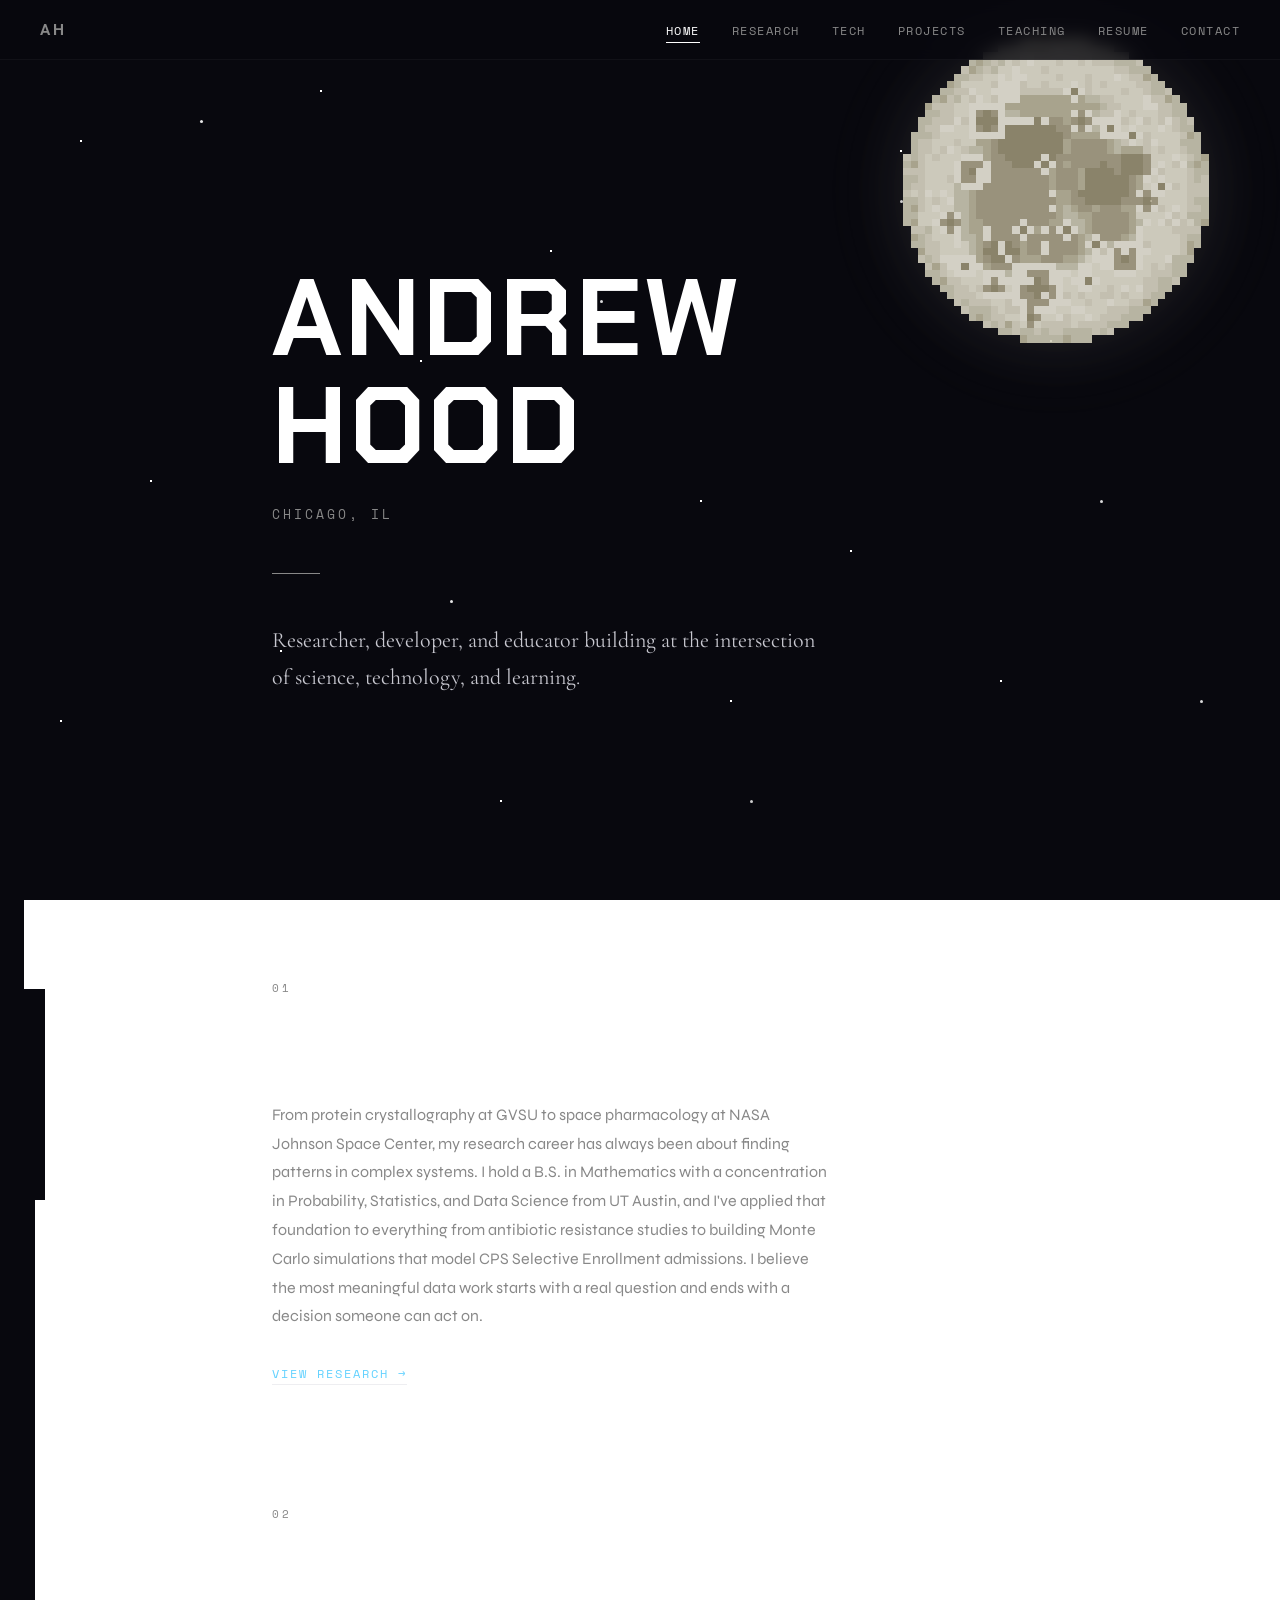
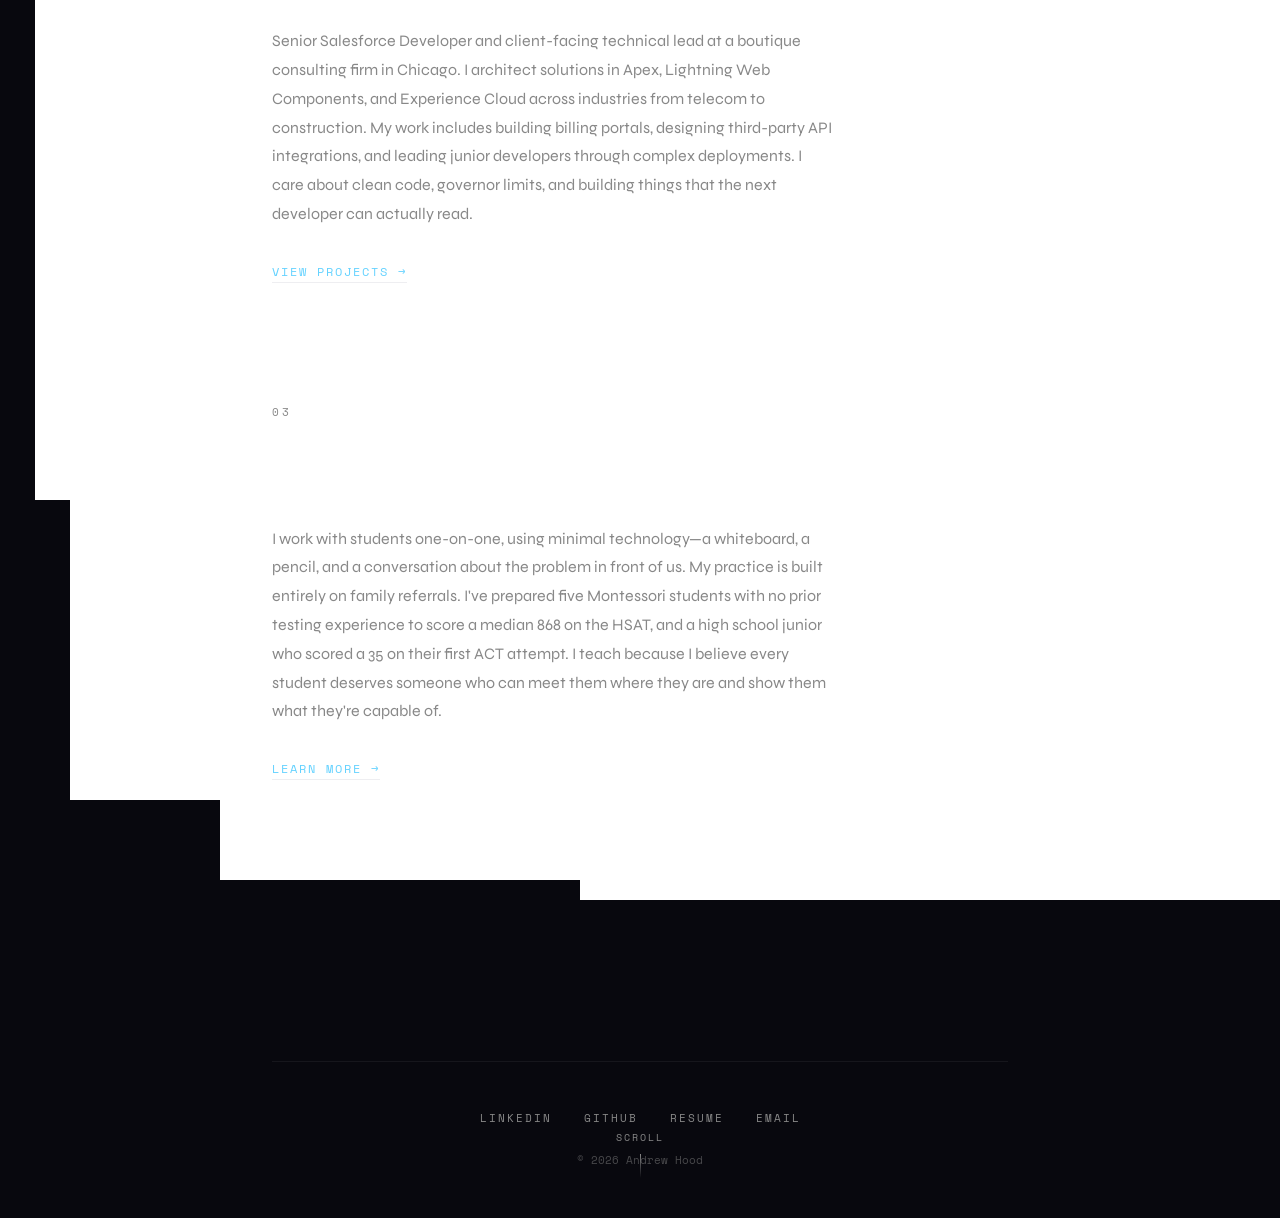
<file: index.html>
<!DOCTYPE html>
<html lang="en">
<head>
<meta charset="UTF-8">
<meta name="viewport" content="width=device-width, initial-scale=1.0">
<title>Andrew Hood</title>
<link rel="preconnect" href="https://fonts.googleapis.com">
<link href="https://fonts.googleapis.com/css2?family=Chakra+Petch:wght@600;700&family=Cormorant+Garamond:ital,wght@0,400;0,600;0,700;1,400&family=Syne:wght@400;600&family=Space+Mono&display=swap" rel="stylesheet">
<link rel="stylesheet" href="/css/global.css">
<link rel="stylesheet" href="/css/home.css">
</head>
<body>

<div class="stars"></div>
<div class="stars-medium"></div>
<div class="stars-large"></div>

<div class="shooting-star"></div>
<div class="shooting-star"></div>
<div class="shooting-star"></div>

<div class="moon-container" id="moon">
  <svg id="moonSvg" xmlns="http://www.w3.org/2000/svg" shape-rendering="crispEdges"></svg>
</div>

<nav class="navbar">
  <a href="/" class="nav-logo">AH</a>
  <ul class="nav-links">
    <li><a href="/" class="active">Home</a></li>
    <li><a href="/research/">Research</a></li>
    <li><a href="/tech/">Tech</a></li>
    <li><a href="/projects/">Projects</a></li>
    <li><a href="/teaching/">Teaching</a></li>
    <li><a href="/resume/">Resume</a></li>
    <li><a href="/contact/">Contact</a></li>
  </ul>
  <button class="hamburger" id="hamburger" aria-label="Menu">
    <span></span><span></span><span></span>
  </button>
</nav>

<div class="mobile-menu" id="mobileMenu">
  <a href="/" class="active">Home</a>
  <a href="/research/">Research</a>
  <a href="/tech/">Tech</a>
  <a href="/projects/">Projects</a>
  <a href="/teaching/">Teaching</a>
  <a href="/resume/">Resume</a>
  <a href="/contact/">Contact</a>
</div>

<main class="content">

  <section class="hero">
    <h1 class="hero-name">Andrew<br>Hood</h1>
    <p class="hero-tagline">Chicago, IL</p>
    <div class="hero-divider"></div>
    <p class="hero-intro">
      Researcher, developer, and educator building at the intersection of science, technology, and learning.
    </p>
    <div class="scroll-indicator">
      <span>Scroll</span>
      <div class="arrow"></div>
    </div>
  </section>

  <section class="roles">

    <div class="role">
      <p class="role-label">01</p>
      <h2 class="role-title">Data Scientist</h2>
      <p class="role-description">
        From protein crystallography at GVSU to space pharmacology at NASA Johnson Space Center,
        my research career has always been about finding patterns in complex systems. I hold a
        B.S. in Mathematics with a concentration in Probability, Statistics, and Data Science
        from UT Austin, and I've applied that foundation to everything from antibiotic resistance
        studies to building Monte Carlo simulations that model CPS Selective Enrollment admissions.
        I believe the most meaningful data work starts with a real question and ends with a
        decision someone can act on.
      </p>
      <a href="/research/" class="role-link">View Research &rarr;</a>
    </div>

    <div class="role">
      <p class="role-label">02</p>
      <h2 class="role-title">Salesforce Developer</h2>
      <p class="role-description">
        Senior Salesforce Developer and client-facing technical lead at a boutique consulting
        firm in Chicago. I architect solutions in Apex, Lightning Web Components, and Experience
        Cloud across industries from telecom to construction. My work includes building billing
        portals, designing third-party API integrations, and leading junior developers through
        complex deployments. I care about clean code, governor limits, and building things that
        the next developer can actually read.
      </p>
      <a href="/tech/" class="role-link">View Projects &rarr;</a>
    </div>

    <div class="role">
      <p class="role-label">03</p>
      <h2 class="role-title">Math Educator</h2>
      <p class="role-description">
        I work with students one-on-one, using minimal technology&mdash;a whiteboard, a pencil, and
        a conversation about the problem in front of us. My practice is built entirely on family
        referrals. I've prepared five Montessori students with no prior testing experience to score
        a median 868 on the HSAT, and a high school junior who scored a 35 on their first ACT
        attempt. I teach because I believe every student deserves someone who can meet them
        where they are and show them what they're capable of.
      </p>
      <a href="/teaching/" class="role-link">Learn More &rarr;</a>
    </div>

  </section>

  <footer class="footer">
    <div class="footer-links">
      <a href="https://linkedin.com/in/adhood" target="_blank" rel="noopener">LinkedIn</a>
      <a href="https://github.com/andrewdhood" target="_blank" rel="noopener">GitHub</a>
      <a href="/resume/">Resume</a>
      <a href="mailto:andrewdavidhood@gmail.com">Email</a>
    </div>
    <p class="footer-copy">&copy; 2026 Andrew Hood</p>
  </footer>

</main>

<!-- Procedural Pixel Art Moon -->
<script>
(function generateMoon() {
  var SIZE = 44;
  var svg = document.getElementById('moonSvg');
  svg.setAttribute('viewBox', '0 0 ' + SIZE + ' ' + SIZE);

  var center = SIZE / 2;
  var radius = SIZE / 2 - 1;

  var palette = [
    'transparent',
    '#faf6ea', '#f0ece0', '#e8e4d4', '#ddd9c8',
    '#d0ccb8', '#bfb9a0', '#ada68c', '#9c9578', '#8a8468',
  ];

  var seed = 42;
  function rand() {
    seed = (seed * 16807) % 2147483647;
    return (seed - 1) / 2147483646;
  }

  var grid = [];
  for (var y = 0; y < SIZE; y++) {
    grid[y] = [];
    for (var x = 0; x < SIZE; x++) {
      var dx = x - center + 0.5;
      var dy = y - center + 0.5;
      var dist = Math.sqrt(dx * dx + dy * dy);
      if (dist <= radius) {
        var noise = rand();
        grid[y][x] = noise < 0.12 ? 2 : noise < 0.28 ? 4 : 3;
      } else {
        grid[y][x] = 0;
      }
    }
  }

  var maria = [
    { cx: center - 6,  cy: center + 1,  rx: 7,  ry: 9,  depth: 6 },
    { cx: center - 4,  cy: center - 7,  rx: 6,  ry: 5,  depth: 7 },
    { cx: center + 4,  cy: center - 5,  rx: 4,  ry: 3.5, depth: 6 },
    { cx: center + 6,  cy: center - 1,  rx: 5,  ry: 4,  depth: 7 },
    { cx: center + 10, cy: center - 4,  rx: 2.5, ry: 2,  depth: 7 },
    { cx: center + 7,  cy: center + 4,  rx: 3.5, ry: 3,  depth: 6 },
    { cx: center - 1,  cy: center + 7,  rx: 5,  ry: 3,  depth: 6 },
    { cx: center - 8,  cy: center + 8,  rx: 3,  ry: 2.5, depth: 7 },
    { cx: center + 1,  cy: center - 2,  rx: 2.5, ry: 2,  depth: 6 },
    { cx: center - 1,  cy: center - 12, rx: 8,  ry: 2,  depth: 5 },
  ];

  for (var mi = 0; mi < maria.length; mi++) {
    var m = maria[mi];
    for (var y = 0; y < SIZE; y++) {
      for (var x = 0; x < SIZE; x++) {
        if (grid[y][x] === 0) continue;
        var ddx = (x - m.cx) / m.rx;
        var ddy = (y - m.cy) / m.ry;
        var d = ddx * ddx + ddy * ddy;
        if (d < 0.6) grid[y][x] = Math.min(9, m.depth + 1);
        else if (d < 1.0) grid[y][x] = m.depth;
        else if (d < 1.4 && m.depth - 1 > grid[y][x]) grid[y][x] = m.depth - 1;
      }
    }
  }

  var craters = [
    { cx: center - 10, cy: center - 10, r: 2.2 },
    { cx: center - 3,  cy: center + 13, r: 2.8 },
    { cx: center + 12, cy: center + 1,  r: 1.5 },
    { cx: center - 12, cy: center - 3,  r: 1.8 },
    { cx: center + 3,  cy: center - 10, r: 1.5 },
    { cx: center - 7,  cy: center - 14, r: 1.2 },
    { cx: center + 9,  cy: center + 9,  r: 1.8 },
    { cx: center - 15, cy: center + 4,  r: 1.3 },
    { cx: center + 1,  cy: center + 5,  r: 1.0 },
    { cx: center - 5,  cy: center + 5,  r: 1.0 },
    { cx: center + 7,  cy: center - 9,  r: 1.2 },
    { cx: center - 2,  cy: center - 4,  r: 0.8 },
    { cx: center + 14, cy: center - 1,  r: 1.0 },
    { cx: center - 9,  cy: center + 13, r: 1.4 },
    { cx: center + 4,  cy: center + 12, r: 1.0 },
    { cx: center + 2,  cy: center - 14, r: 1.0 },
    { cx: center - 4,  cy: center + 17, r: 1.5 },
    { cx: center + 10, cy: center - 8,  r: 1.0 },
    { cx: center - 13, cy: center + 10, r: 1.2 },
    { cx: center + 5,  cy: center + 7,  r: 0.9 },
  ];

  for (var ci = 0; ci < craters.length; ci++) {
    var c = craters[ci];
    for (var y = 0; y < SIZE; y++) {
      for (var x = 0; x < SIZE; x++) {
        if (grid[y][x] === 0) continue;
        var cdx = x - c.cx;
        var cdy = y - c.cy;
        var cd = Math.sqrt(cdx * cdx + cdy * cdy);
        if (cd < c.r * 0.5) grid[y][x] = 8;
        else if (cd < c.r * 0.8) grid[y][x] = Math.max(grid[y][x], 7);
        else if (cd < c.r * 1.3 && grid[y][x] > 2) grid[y][x] = 2;
      }
    }
  }

  var rays = [
    { cx: center - 3, cy: center + 13, count: 8, len: 14 },
    { cx: center - 10, cy: center - 10, count: 5, len: 9 },
  ];

  for (var ri = 0; ri < rays.length; ri++) {
    var ray = rays[ri];
    for (var i = 0; i < ray.count; i++) {
      var angle = (Math.PI * 2 / ray.count) * i + rand() * 0.6;
      for (var t = 2; t < ray.len; t++) {
        var rx = Math.round(ray.cx + Math.cos(angle) * t);
        var ry = Math.round(ray.cy + Math.sin(angle) * t);
        if (rx >= 0 && rx < SIZE && ry >= 0 && ry < SIZE && grid[ry][rx] !== 0) {
          if (grid[ry][rx] > 2 && rand() > 0.35) grid[ry][rx] = 2;
        }
      }
    }
  }

  for (var y = 0; y < SIZE; y++) {
    for (var x = 0; x < SIZE; x++) {
      if (grid[y][x] === 0) continue;
      var ldx = x - center + 0.5;
      var ldy = y - center + 0.5;
      var limb = Math.sqrt(ldx * ldx + ldy * ldy) / radius;
      if (limb > 0.87 && grid[y][x] < 5) grid[y][x] = Math.min(9, grid[y][x] + 1);
      if (limb > 0.93 && grid[y][x] < 7) grid[y][x] = Math.min(9, grid[y][x] + 1);
    }
  }

  var fragment = document.createDocumentFragment();
  for (var y = 0; y < SIZE; y++) {
    for (var x = 0; x < SIZE; x++) {
      if (grid[y][x] === 0) continue;
      var rect = document.createElementNS('http://www.w3.org/2000/svg', 'rect');
      rect.setAttribute('x', x);
      rect.setAttribute('y', y);
      rect.setAttribute('width', 1);
      rect.setAttribute('height', 1);
      rect.setAttribute('fill', palette[grid[y][x]]);
      fragment.appendChild(rect);
    }
  }
  svg.appendChild(fragment);
})();
</script>

<!-- Parallax Moon -->
<script>
(function() {
  var moonEl = document.getElementById('moon');
  var ticking = false;
  window.addEventListener('scroll', function() {
    if (!ticking) {
      window.requestAnimationFrame(function() {
        moonEl.style.transform = 'translateY(' + (window.scrollY * 0.3) + 'px)';
        ticking = false;
      });
      ticking = true;
    }
  });
})();
</script>

<!-- Scroll Reveal -->
<script>
(function() {
  var observer = new IntersectionObserver(function(entries) {
    entries.forEach(function(entry) {
      if (entry.isIntersecting) {
        entry.target.style.animationPlayState = 'running';
      }
    });
  }, { threshold: 0.15, rootMargin: '0px 0px -50px 0px' });

  var roles = document.querySelectorAll('.role');
  for (var i = 0; i < roles.length; i++) {
    observer.observe(roles[i]);
  }
})();
</script>

<script src="/js/global.js"></script>

</body>
</html>
</file>
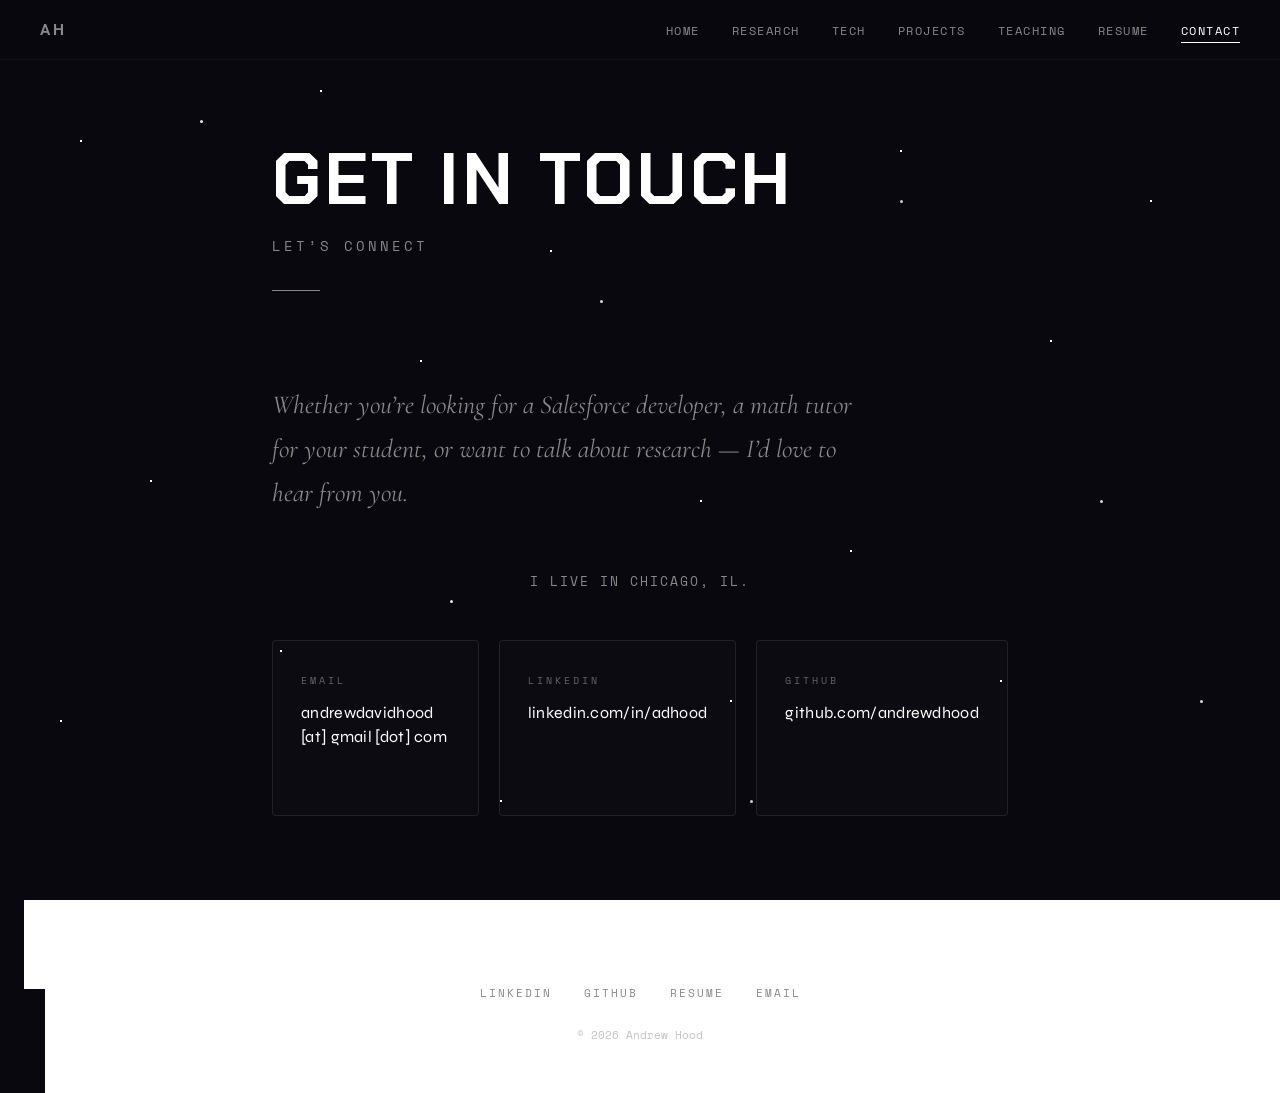
<file: contact/index.html>
<!DOCTYPE html>
<html lang="en">
<head>
<meta charset="UTF-8">
<meta name="viewport" content="width=device-width, initial-scale=1.0">
<title>Contact — Andrew Hood</title>
<link rel="preconnect" href="https://fonts.googleapis.com">
<link href="https://fonts.googleapis.com/css2?family=Chakra+Petch:wght@600;700&family=Cormorant+Garamond:ital,wght@0,400;0,600;0,700;1,400&family=Syne:wght@400;600&family=Space+Mono&display=swap" rel="stylesheet">
<link rel="stylesheet" href="/css/global.css">
<link rel="stylesheet" href="/contact/contact.css">
</head>
<body>

<div class="stars"></div>
<div class="stars-medium"></div>
<div class="stars-large"></div>
<div class="shooting-star"></div>
<div class="shooting-star"></div>
<div class="shooting-star"></div>

<nav class="navbar">
  <a href="/" class="nav-logo">AH</a>
  <ul class="nav-links">
    <li><a href="/">Home</a></li>
    <li><a href="/research/">Research</a></li>
    <li><a href="/tech/">Tech</a></li>
    <li><a href="/projects/">Projects</a></li>
    <li><a href="/teaching/">Teaching</a></li>
    <li><a href="/resume/">Resume</a></li>
    <li><a href="/contact/" class="active">Contact</a></li>
  </ul>
  <button class="hamburger" id="hamburger" aria-label="Menu">
    <span></span><span></span><span></span>
  </button>
</nav>

<div class="mobile-menu" id="mobileMenu">
  <a href="/">Home</a>
  <a href="/research/">Research</a>
  <a href="/tech/">Tech</a>
  <a href="/projects/">Projects</a>
  <a href="/teaching/">Teaching</a>
  <a href="/resume/">Resume</a>
  <a href="/contact/" class="active">Contact</a>
</div>

<main class="content">

  <header class="page-header">
    <h1 class="page-title">Get in Touch</h1>
    <p class="page-subtitle">Let&rsquo;s connect</p>
    <div class="page-divider"></div>
  </header>

  <section class="contact-section">

    <p class="contact-message">Whether you&rsquo;re looking for a Salesforce developer, a math tutor for your student, or want to talk about research &mdash; I&rsquo;d love to hear from you.</p>

    <p class="contact-location">I live in Chicago, IL.</p>

    <div class="contact-grid">

      <a href="mailto:andrewdavidhood@gmail.com" class="contact-card" style="animation-delay: 0.1s;">
        <span class="contact-label">Email</span>
        <span class="contact-value">andrewdavidhood [at] gmail [dot] com</span>
        <span class="contact-arrow">&rarr;</span>
      </a>

      <a href="https://linkedin.com/in/adhood" target="_blank" rel="noopener" class="contact-card" style="animation-delay: 0.2s;">
        <span class="contact-label">LinkedIn</span>
        <span class="contact-value">linkedin.com/in/adhood</span>
        <span class="contact-arrow">&rarr;</span>
      </a>

      <a href="https://github.com/andrewdhood" target="_blank" rel="noopener" class="contact-card" style="animation-delay: 0.3s;">
        <span class="contact-label">GitHub</span>
        <span class="contact-value">github.com/andrewdhood</span>
        <span class="contact-arrow">&rarr;</span>
      </a>

    </div>

  </section>

  <footer class="footer">
    <div class="footer-links">
      <a href="https://linkedin.com/in/adhood" target="_blank" rel="noopener">LinkedIn</a>
      <a href="https://github.com/andrewdhood" target="_blank" rel="noopener">GitHub</a>
      <a href="/resume/">Resume</a>
      <a href="mailto:andrewdavidhood@gmail.com">Email</a>
    </div>
    <p class="footer-copy">&copy; 2026 Andrew Hood</p>
  </footer>

</main>

<script src="/js/global.js"></script>
</body>
</html>
</file>
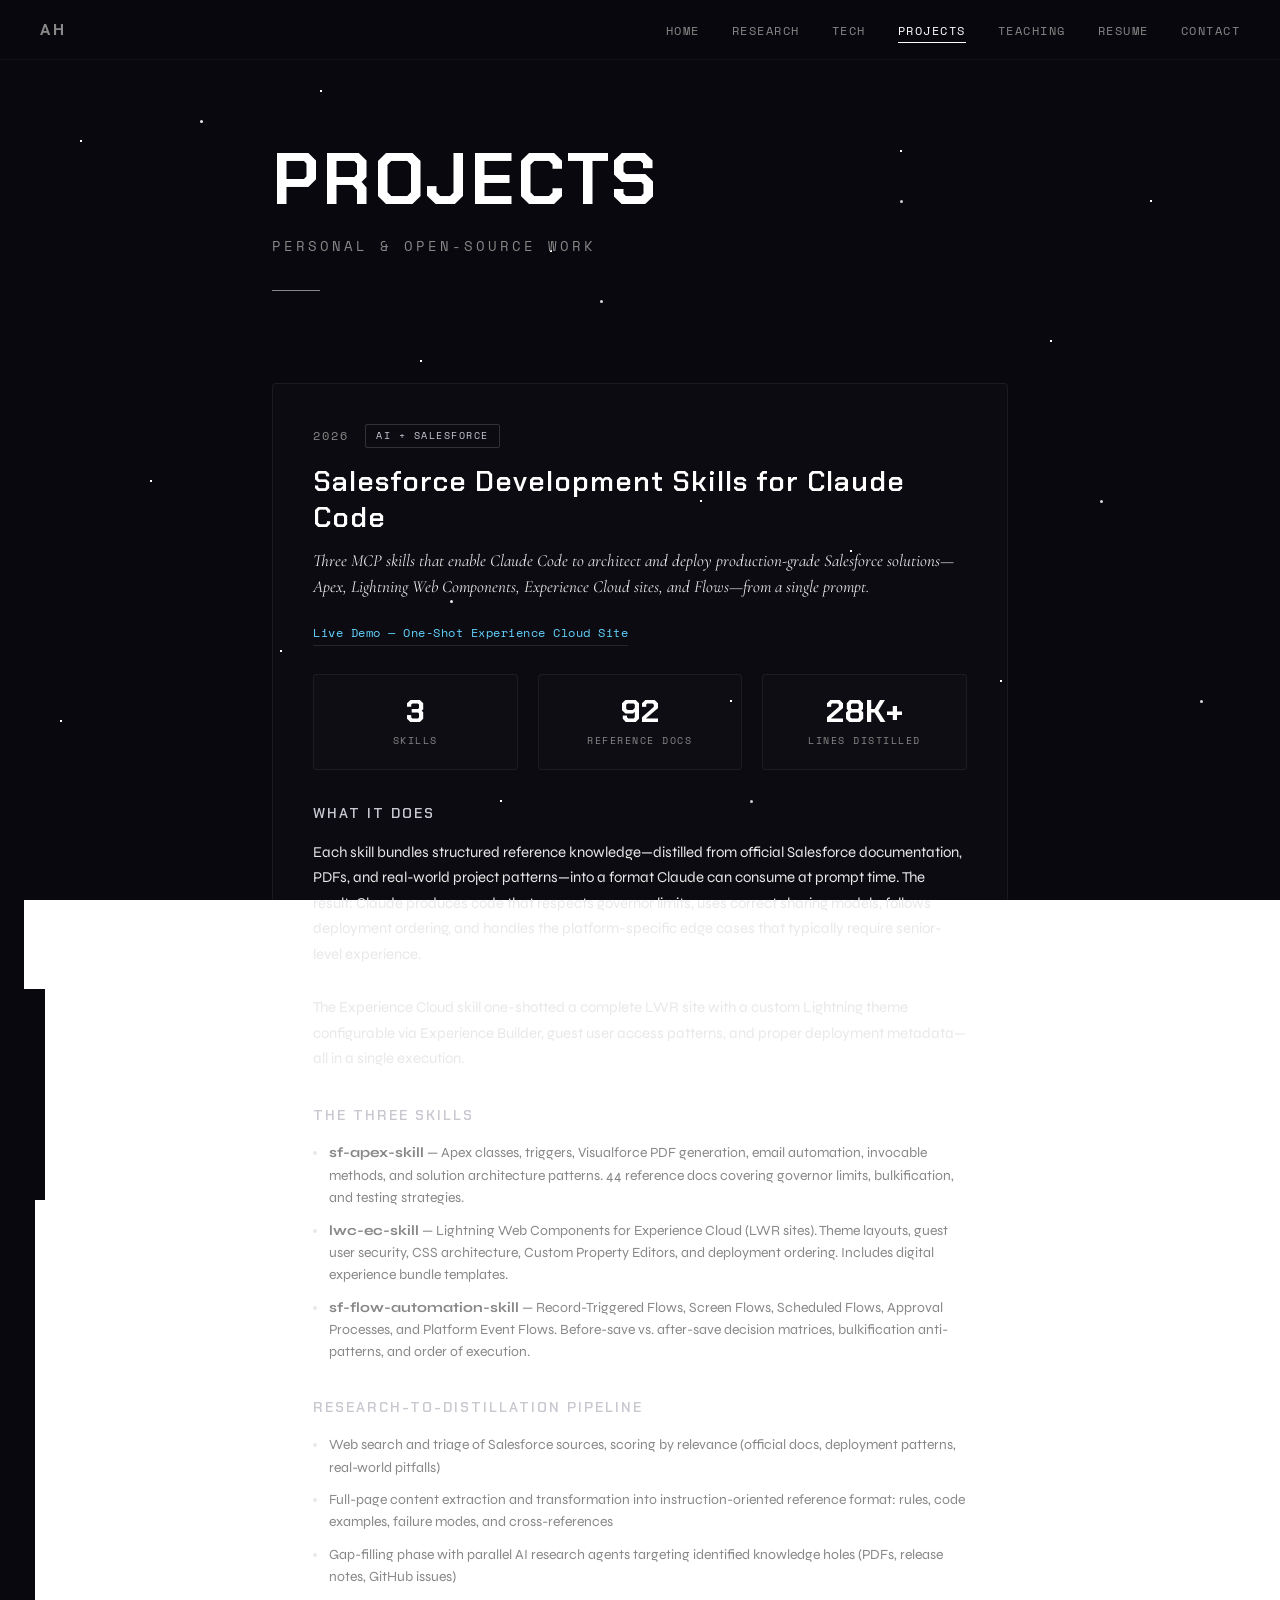
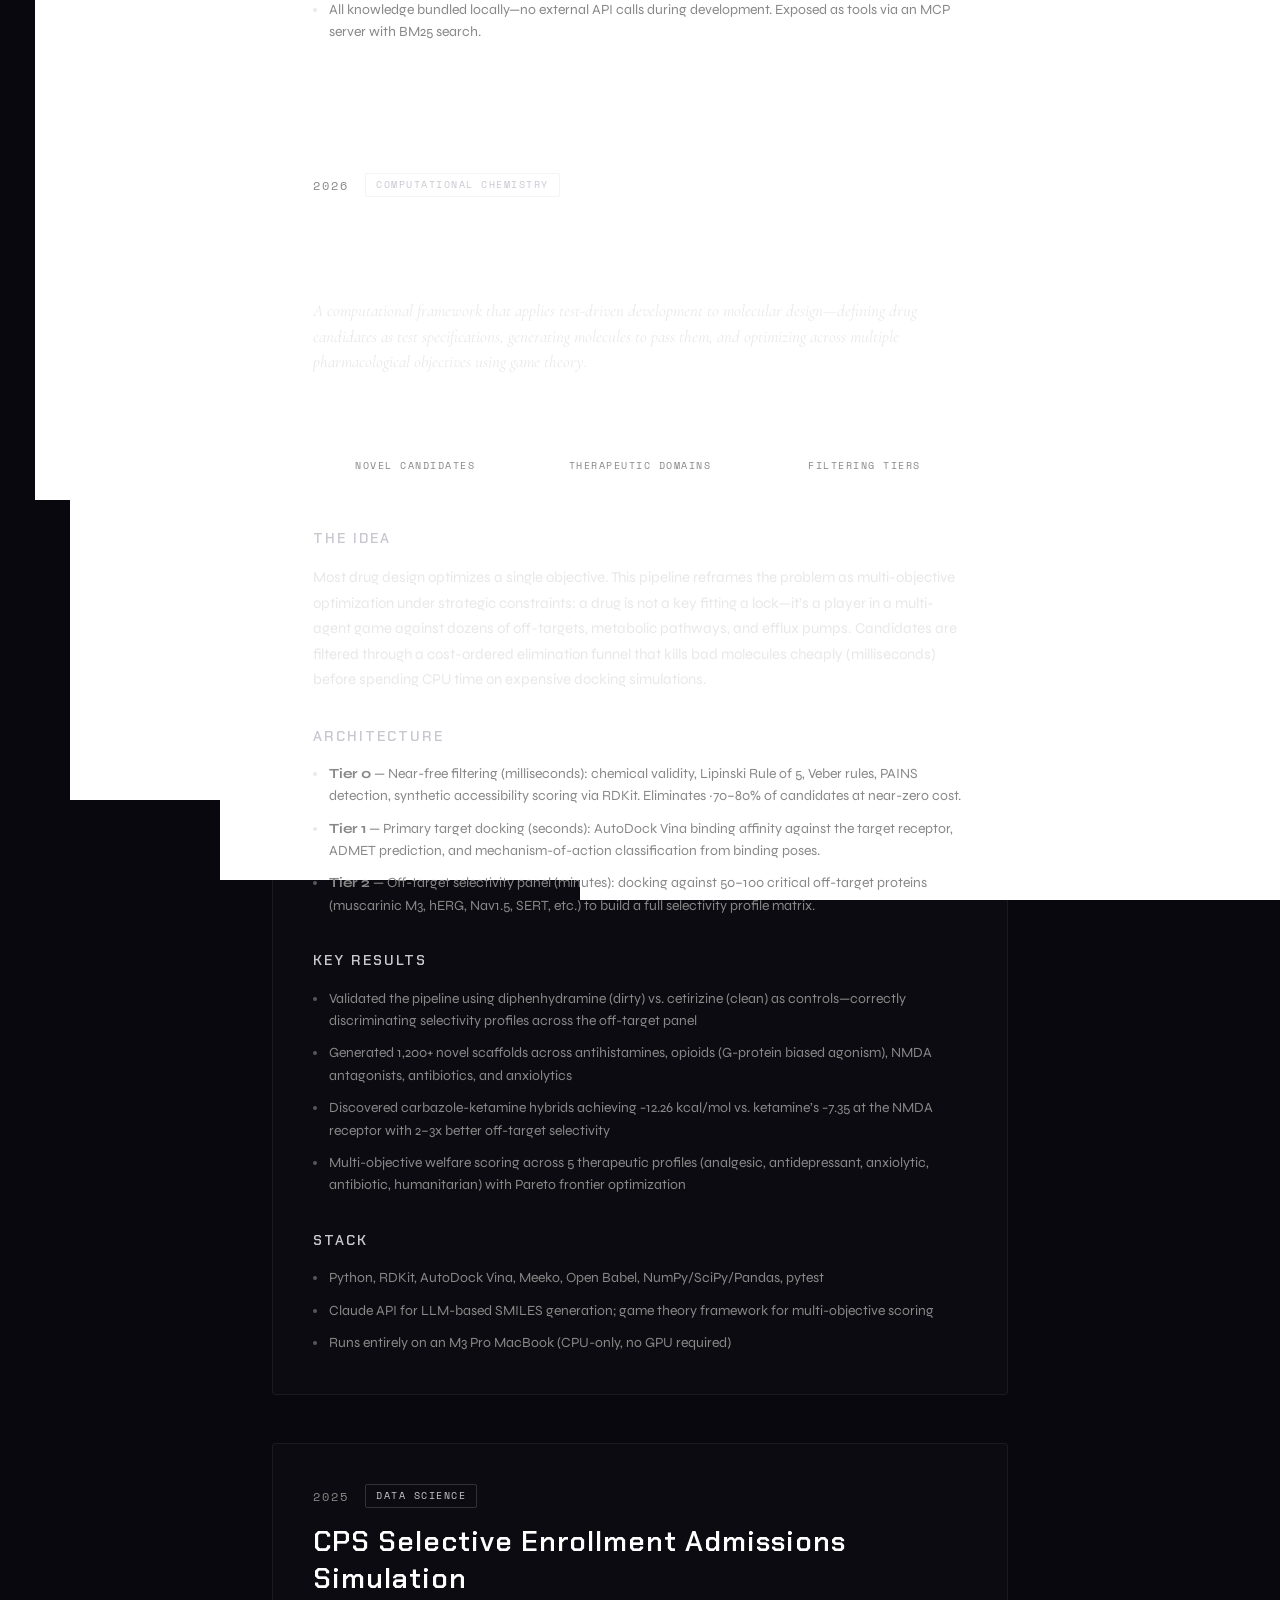
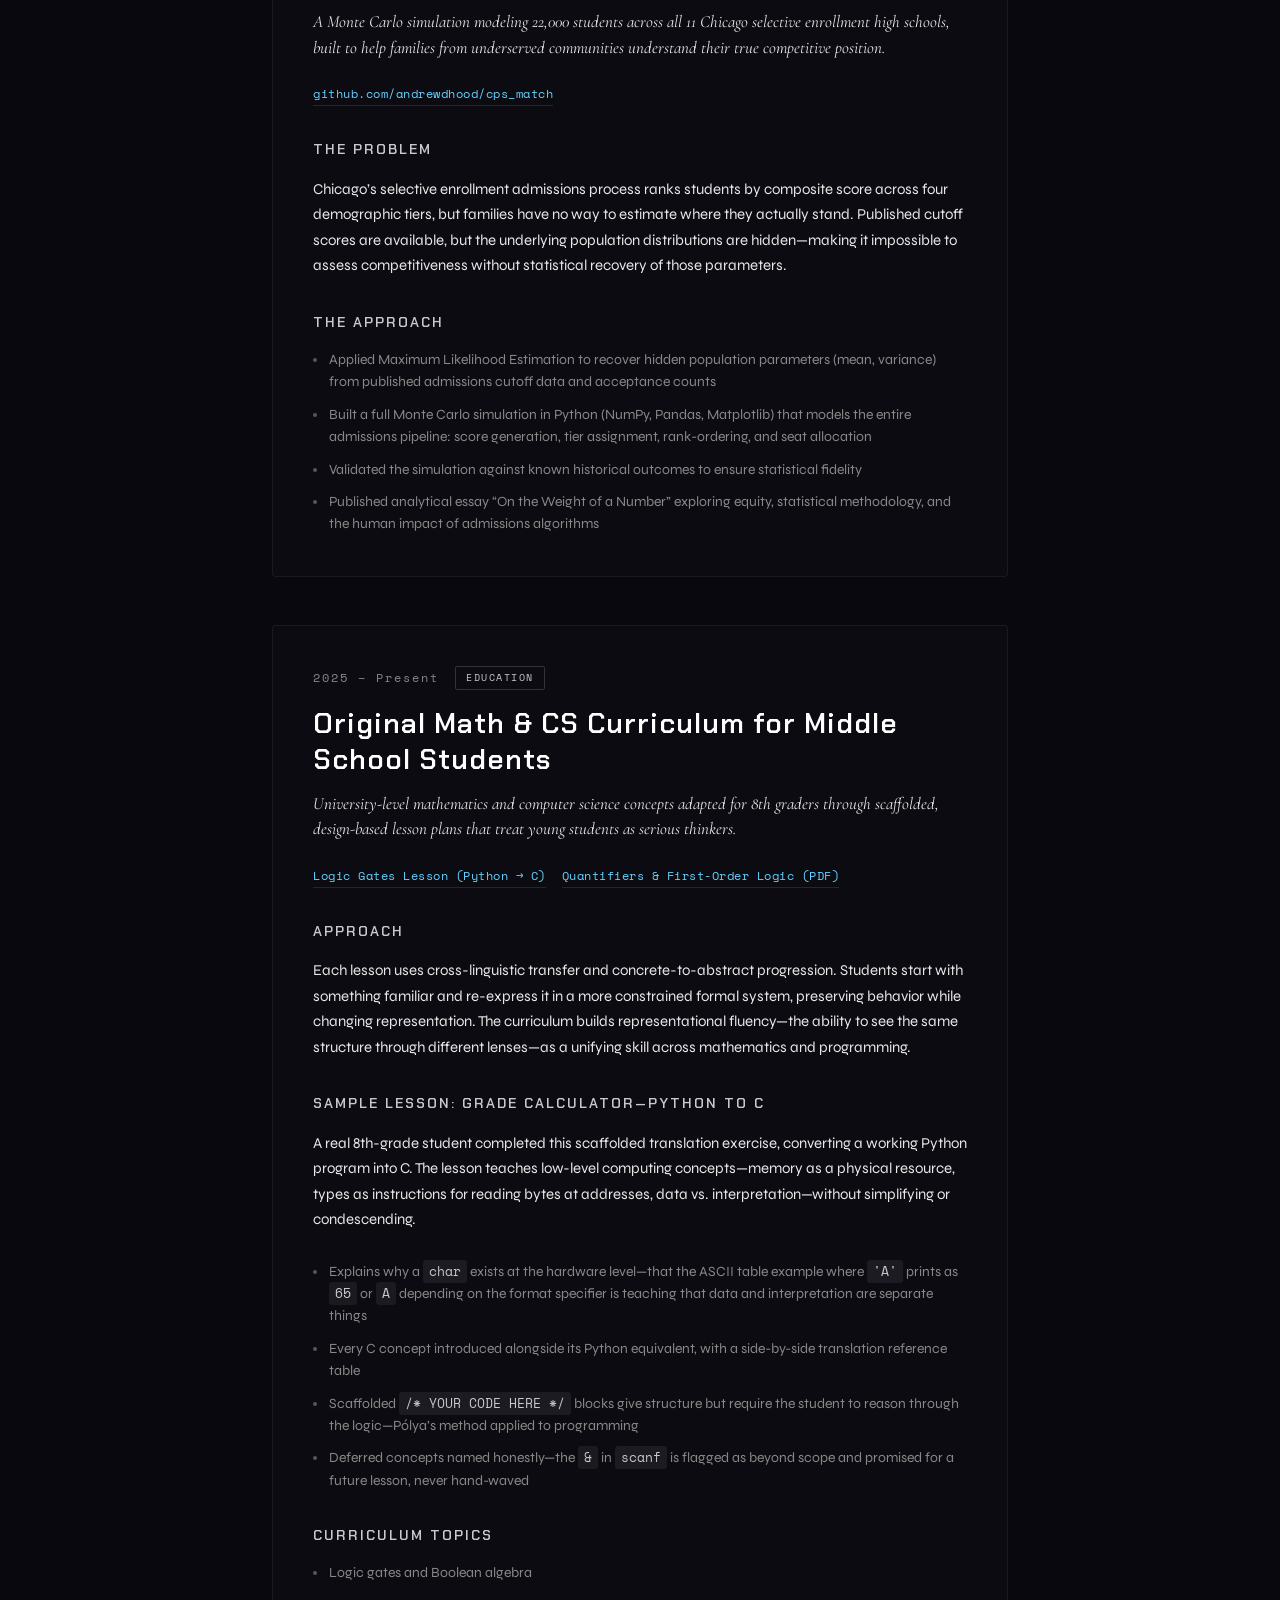
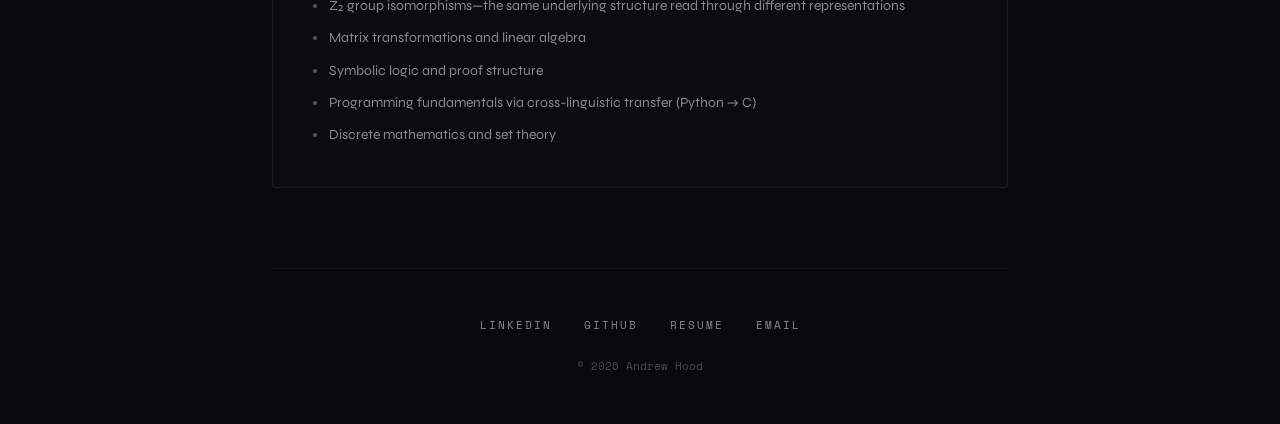
<file: projects/index.html>
<!DOCTYPE html>
<html lang="en">
<head>
<meta charset="UTF-8">
<meta name="viewport" content="width=device-width, initial-scale=1.0">
<title>Projects — Andrew Hood</title>
<link rel="preconnect" href="https://fonts.googleapis.com">
<link href="https://fonts.googleapis.com/css2?family=Chakra+Petch:wght@600;700&family=Cormorant+Garamond:ital,wght@0,400;0,600;0,700;1,400&family=Syne:wght@400;600&family=Space+Mono&display=swap" rel="stylesheet">
<link rel="stylesheet" href="/css/global.css">
<link rel="stylesheet" href="/projects/projects.css">
</head>
<body>

<div class="stars"></div>
<div class="stars-medium"></div>
<div class="stars-large"></div>
<div class="shooting-star"></div>
<div class="shooting-star"></div>
<div class="shooting-star"></div>

<nav class="navbar">
  <a href="/" class="nav-logo">AH</a>
  <ul class="nav-links">
    <li><a href="/">Home</a></li>
    <li><a href="/research/">Research</a></li>
    <li><a href="/tech/">Tech</a></li>
    <li><a href="/projects/" class="active">Projects</a></li>
    <li><a href="/teaching/">Teaching</a></li>
    <li><a href="/resume/">Resume</a></li>
    <li><a href="/contact/">Contact</a></li>
  </ul>
  <button class="hamburger" id="hamburger" aria-label="Menu">
    <span></span><span></span><span></span>
  </button>
</nav>

<div class="mobile-menu" id="mobileMenu">
  <a href="/">Home</a>
  <a href="/research/">Research</a>
  <a href="/tech/">Tech</a>
  <a href="/projects/" class="active">Projects</a>
  <a href="/teaching/">Teaching</a>
  <a href="/resume/">Resume</a>
  <a href="/contact/">Contact</a>
</div>

<main class="content">

  <header class="page-header">
    <h1 class="page-title">Projects</h1>
    <p class="page-subtitle">Personal &amp; Open-Source Work</p>
    <div class="page-divider"></div>
  </header>

  <!-- ====== CLAUDE SKILLS ====== -->
  <section class="projects-section">

    <div class="project-showcase">
      <div class="showcase-meta">
        <span class="showcase-year">2026</span>
        <span class="showcase-label">AI + Salesforce</span>
      </div>
      <h2 class="showcase-title">Salesforce Development Skills for Claude Code</h2>
      <p class="showcase-tagline">Three MCP skills that enable Claude Code to architect and deploy production-grade Salesforce solutions&mdash;Apex, Lightning Web Components, Experience Cloud sites, and Flows&mdash;from a single prompt.</p>

      <div class="showcase-links">
        <a href="https://lego-yoda-asmr-dev-ed.my.site.com/n8n" target="_blank" rel="noopener" class="showcase-link">Live Demo &mdash; One-Shot Experience Cloud Site</a>
      </div>

      <div class="skill-stats">
        <div class="stat-item">
          <div class="stat-number">3</div>
          <div class="stat-label">Skills</div>
        </div>
        <div class="stat-item">
          <div class="stat-number">92</div>
          <div class="stat-label">Reference Docs</div>
        </div>
        <div class="stat-item">
          <div class="stat-number">28K+</div>
          <div class="stat-label">Lines Distilled</div>
        </div>
      </div>

      <p class="showcase-subheading">What It Does</p>
      <p class="showcase-description">Each skill bundles structured reference knowledge&mdash;distilled from official Salesforce documentation, PDFs, and real-world project patterns&mdash;into a format Claude can consume at prompt time. The result: Claude produces code that respects governor limits, uses correct sharing models, follows deployment ordering, and handles the platform-specific edge cases that typically require senior-level experience.</p>
      <p class="showcase-description">The Experience Cloud skill one-shotted a complete LWR site with a custom Lightning theme configurable via Experience Builder, guest user access patterns, and proper deployment metadata&mdash;all in a single execution.</p>

      <p class="showcase-subheading">The Three Skills</p>
      <ul class="showcase-details">
        <li><strong>sf-apex-skill</strong> &mdash; Apex classes, triggers, Visualforce PDF generation, email automation, invocable methods, and solution architecture patterns. 44 reference docs covering governor limits, bulkification, and testing strategies.</li>
        <li><strong>lwc-ec-skill</strong> &mdash; Lightning Web Components for Experience Cloud (LWR sites). Theme layouts, guest user security, CSS architecture, Custom Property Editors, and deployment ordering. Includes digital experience bundle templates.</li>
        <li><strong>sf-flow-automation-skill</strong> &mdash; Record-Triggered Flows, Screen Flows, Scheduled Flows, Approval Processes, and Platform Event Flows. Before-save vs. after-save decision matrices, bulkification anti-patterns, and order of execution.</li>
      </ul>

      <p class="showcase-subheading">Research-to-Distillation Pipeline</p>
      <ul class="showcase-details">
        <li>Web search and triage of Salesforce sources, scoring by relevance (official docs, deployment patterns, real-world pitfalls)</li>
        <li>Full-page content extraction and transformation into instruction-oriented reference format: rules, code examples, failure modes, and cross-references</li>
        <li>Gap-filling phase with parallel AI research agents targeting identified knowledge holes (PDFs, release notes, GitHub issues)</li>
        <li>All knowledge bundled locally&mdash;no external API calls during development. Exposed as tools via an MCP server with BM25 search.</li>
      </ul>
    </div>

  <!-- ====== DRUG PIPELINE ====== -->

    <div class="project-showcase">
      <div class="showcase-meta">
        <span class="showcase-year">2026</span>
        <span class="showcase-label">Computational Chemistry</span>
      </div>
      <h2 class="showcase-title">Evolutionary Test-Suite-Driven Drug Discovery Pipeline</h2>
      <p class="showcase-tagline">A computational framework that applies test-driven development to molecular design&mdash;defining drug candidates as test specifications, generating molecules to pass them, and optimizing across multiple pharmacological objectives using game theory.</p>

      <div class="skill-stats">
        <div class="stat-item">
          <div class="stat-number">1,200+</div>
          <div class="stat-label">Novel Candidates</div>
        </div>
        <div class="stat-item">
          <div class="stat-number">5</div>
          <div class="stat-label">Therapeutic Domains</div>
        </div>
        <div class="stat-item">
          <div class="stat-number">3</div>
          <div class="stat-label">Filtering Tiers</div>
        </div>
      </div>

      <p class="showcase-subheading">The Idea</p>
      <p class="showcase-description">Most drug design optimizes a single objective. This pipeline reframes the problem as multi-objective optimization under strategic constraints: a drug is not a key fitting a lock&mdash;it&rsquo;s a player in a multi-agent game against dozens of off-targets, metabolic pathways, and efflux pumps. Candidates are filtered through a cost-ordered elimination funnel that kills bad molecules cheaply (milliseconds) before spending CPU time on expensive docking simulations.</p>

      <p class="showcase-subheading">Architecture</p>
      <ul class="showcase-details">
        <li><strong>Tier 0</strong> &mdash; Near-free filtering (milliseconds): chemical validity, Lipinski Rule of 5, Veber rules, PAINS detection, synthetic accessibility scoring via RDKit. Eliminates ~70&ndash;80% of candidates at near-zero cost.</li>
        <li><strong>Tier 1</strong> &mdash; Primary target docking (seconds): AutoDock Vina binding affinity against the target receptor, ADMET prediction, and mechanism-of-action classification from binding poses.</li>
        <li><strong>Tier 2</strong> &mdash; Off-target selectivity panel (minutes): docking against 50&ndash;100 critical off-target proteins (muscarinic M3, hERG, Nav1.5, SERT, etc.) to build a full selectivity profile matrix.</li>
      </ul>

      <p class="showcase-subheading">Key Results</p>
      <ul class="showcase-details">
        <li>Validated the pipeline using diphenhydramine (dirty) vs. cetirizine (clean) as controls&mdash;correctly discriminating selectivity profiles across the off-target panel</li>
        <li>Generated 1,200+ novel scaffolds across antihistamines, opioids (G-protein biased agonism), NMDA antagonists, antibiotics, and anxiolytics</li>
        <li>Discovered carbazole-ketamine hybrids achieving &minus;12.26 kcal/mol vs. ketamine&rsquo;s &minus;7.35 at the NMDA receptor with 2&ndash;3x better off-target selectivity</li>
        <li>Multi-objective welfare scoring across 5 therapeutic profiles (analgesic, antidepressant, anxiolytic, antibiotic, humanitarian) with Pareto frontier optimization</li>
      </ul>

      <p class="showcase-subheading">Stack</p>
      <ul class="showcase-details">
        <li>Python, RDKit, AutoDock Vina, Meeko, Open Babel, NumPy/SciPy/Pandas, pytest</li>
        <li>Claude API for LLM-based SMILES generation; game theory framework for multi-objective scoring</li>
        <li>Runs entirely on an M3 Pro MacBook (CPU-only, no GPU required)</li>
      </ul>
    </div>

  <!-- ====== CPS MATCH ====== -->

    <div class="project-showcase">
      <div class="showcase-meta">
        <span class="showcase-year">2025</span>
        <span class="showcase-label">Data Science</span>
      </div>
      <h2 class="showcase-title">CPS Selective Enrollment Admissions Simulation</h2>
      <p class="showcase-tagline">A Monte Carlo simulation modeling 22,000 students across all 11 Chicago selective enrollment high schools, built to help families from underserved communities understand their true competitive position.</p>

      <div class="showcase-links">
        <a href="https://github.com/andrewdhood/cps_match" target="_blank" rel="noopener" class="showcase-link">github.com/andrewdhood/cps_match</a>
      </div>

      <p class="showcase-subheading">The Problem</p>
      <p class="showcase-description">Chicago&rsquo;s selective enrollment admissions process ranks students by composite score across four demographic tiers, but families have no way to estimate where they actually stand. Published cutoff scores are available, but the underlying population distributions are hidden&mdash;making it impossible to assess competitiveness without statistical recovery of those parameters.</p>

      <p class="showcase-subheading">The Approach</p>
      <ul class="showcase-details">
        <li>Applied Maximum Likelihood Estimation to recover hidden population parameters (mean, variance) from published admissions cutoff data and acceptance counts</li>
        <li>Built a full Monte Carlo simulation in Python (NumPy, Pandas, Matplotlib) that models the entire admissions pipeline: score generation, tier assignment, rank-ordering, and seat allocation</li>
        <li>Validated the simulation against known historical outcomes to ensure statistical fidelity</li>
        <li>Published analytical essay &ldquo;On the Weight of a Number&rdquo; exploring equity, statistical methodology, and the human impact of admissions algorithms</li>
      </ul>
    </div>

  <!-- ====== CURRICULUM ====== -->

    <div class="project-showcase">
      <div class="showcase-meta">
        <span class="showcase-year">2025 &ndash; Present</span>
        <span class="showcase-label">Education</span>
      </div>
      <h2 class="showcase-title">Original Math &amp; CS Curriculum for Middle School Students</h2>
      <p class="showcase-tagline">University-level mathematics and computer science concepts adapted for 8th graders through scaffolded, design-based lesson plans that treat young students as serious thinkers.</p>

      <div class="showcase-links">
        <a href="/teaching/lessons/python-to-c-logic-gates.html" target="_blank" rel="noopener" class="showcase-link">Logic Gates Lesson (Python &rarr; C)</a>
        <a href="/teaching/lessons/first-order-logic.pdf" target="_blank" rel="noopener" class="showcase-link">Quantifiers &amp; First-Order Logic (PDF)</a>
      </div>

      <p class="showcase-subheading">Approach</p>
      <p class="showcase-description">Each lesson uses cross-linguistic transfer and concrete-to-abstract progression. Students start with something familiar and re-express it in a more constrained formal system, preserving behavior while changing representation. The curriculum builds representational fluency&mdash;the ability to see the same structure through different lenses&mdash;as a unifying skill across mathematics and programming.</p>

      <p class="showcase-subheading">Sample Lesson: Grade Calculator&mdash;Python to C</p>
      <p class="showcase-description">A real 8th-grade student completed this scaffolded translation exercise, converting a working Python program into C. The lesson teaches low-level computing concepts&mdash;memory as a physical resource, types as instructions for reading bytes at addresses, data vs. interpretation&mdash;without simplifying or condescending.</p>
      <ul class="showcase-details">
        <li>Explains why a <code>char</code> exists at the hardware level&mdash;that the ASCII table example where <code>'A'</code> prints as <code>65</code> or <code>A</code> depending on the format specifier is teaching that data and interpretation are separate things</li>
        <li>Every C concept introduced alongside its Python equivalent, with a side-by-side translation reference table</li>
        <li>Scaffolded <code>/* YOUR CODE HERE */</code> blocks give structure but require the student to reason through the logic&mdash;P&oacute;lya&rsquo;s method applied to programming</li>
        <li>Deferred concepts named honestly&mdash;the <code>&amp;</code> in <code>scanf</code> is flagged as beyond scope and promised for a future lesson, never hand-waved</li>
      </ul>

      <p class="showcase-subheading">Curriculum Topics</p>
      <ul class="showcase-details">
        <li>Logic gates and Boolean algebra</li>
        <li>Z&#8322; group isomorphisms&mdash;the same underlying structure read through different representations</li>
        <li>Matrix transformations and linear algebra</li>
        <li>Symbolic logic and proof structure</li>
        <li>Programming fundamentals via cross-linguistic transfer (Python &rarr; C)</li>
        <li>Discrete mathematics and set theory</li>
      </ul>
    </div>

  </section>

  <footer class="footer">
    <div class="footer-links">
      <a href="https://linkedin.com/in/adhood" target="_blank" rel="noopener">LinkedIn</a>
      <a href="https://github.com/andrewdhood" target="_blank" rel="noopener">GitHub</a>
      <a href="/resume/">Resume</a>
      <a href="mailto:andrewdavidhood@gmail.com">Email</a>
    </div>
    <p class="footer-copy">&copy; 2026 Andrew Hood</p>
  </footer>

</main>

<script src="/js/global.js"></script>
</body>
</html>
</file>
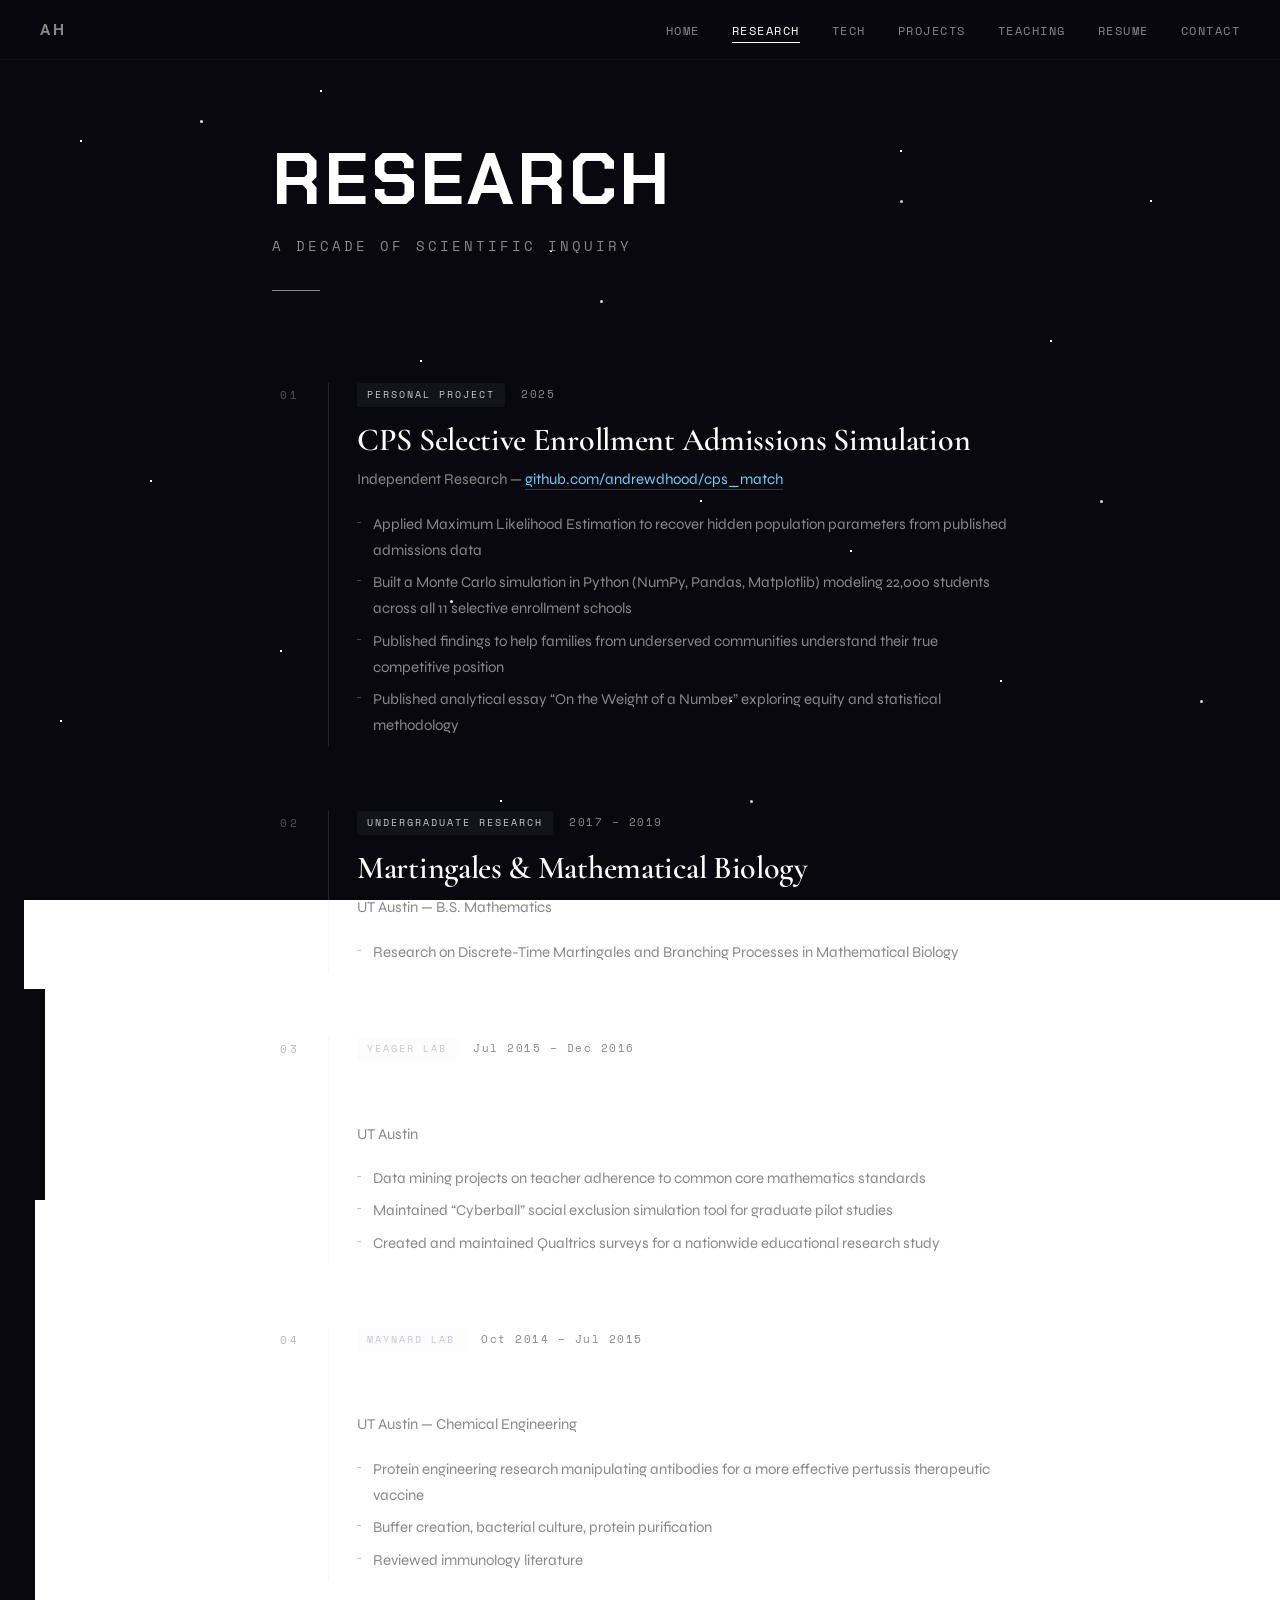
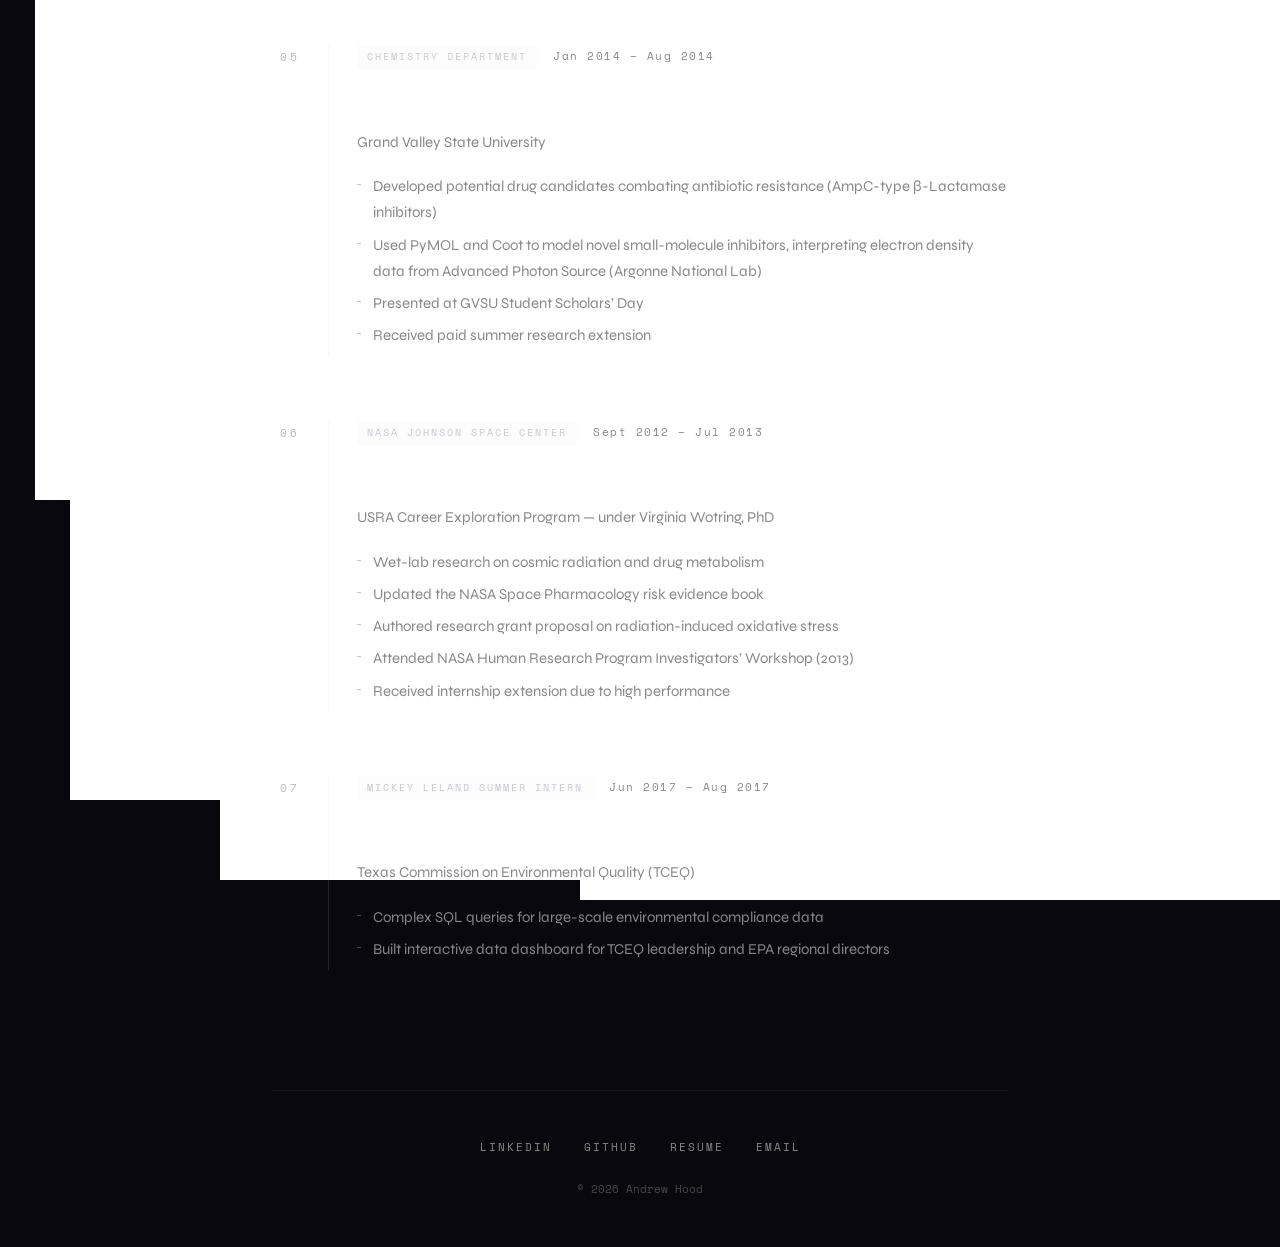
<file: research/index.html>
<!DOCTYPE html>
<html lang="en">
<head>
<meta charset="UTF-8">
<meta name="viewport" content="width=device-width, initial-scale=1.0">
<title>Research — Andrew Hood</title>
<link rel="preconnect" href="https://fonts.googleapis.com">
<link href="https://fonts.googleapis.com/css2?family=Chakra+Petch:wght@600;700&family=Cormorant+Garamond:ital,wght@0,400;0,600;0,700;1,400&family=Syne:wght@400;600&family=Space+Mono&display=swap" rel="stylesheet">
<link rel="stylesheet" href="/css/global.css">
<link rel="stylesheet" href="/research/research.css">
</head>
<body>

<div class="stars"></div>
<div class="stars-medium"></div>
<div class="stars-large"></div>
<div class="shooting-star"></div>
<div class="shooting-star"></div>
<div class="shooting-star"></div>

<nav class="navbar">
  <a href="/" class="nav-logo">AH</a>
  <ul class="nav-links">
    <li><a href="/">Home</a></li>
    <li><a href="/research/" class="active">Research</a></li>
    <li><a href="/tech/">Tech</a></li>
    <li><a href="/projects/">Projects</a></li>
    <li><a href="/teaching/">Teaching</a></li>
    <li><a href="/resume/">Resume</a></li>
    <li><a href="/contact/">Contact</a></li>
  </ul>
  <button class="hamburger" id="hamburger" aria-label="Menu">
    <span></span><span></span><span></span>
  </button>
</nav>

<div class="mobile-menu" id="mobileMenu">
  <a href="/">Home</a>
  <a href="/research/" class="active">Research</a>
  <a href="/tech/">Tech</a>
  <a href="/projects/">Projects</a>
  <a href="/teaching/">Teaching</a>
  <a href="/resume/">Resume</a>
  <a href="/contact/">Contact</a>
</div>

<main class="content">

  <header class="page-header">
    <h1 class="page-title">Research</h1>
    <p class="page-subtitle">A decade of scientific inquiry</p>
    <div class="page-divider"></div>
  </header>

  <section class="research-entries">

    <article class="research-card" style="animation-delay: 0s;">
      <div class="card-number">01</div>
      <div class="card-body">
        <div class="card-meta">
          <span class="card-label">Personal Project</span>
          <span class="card-date">2025</span>
        </div>
        <h2 class="card-title">CPS Selective Enrollment Admissions Simulation</h2>
        <p class="card-institution">Independent Research &mdash; <a href="https://github.com/andrewdhood/cps_match" target="_blank" rel="noopener">github.com/andrewdhood/cps_match</a></p>
        <ul class="card-details">
          <li>Applied Maximum Likelihood Estimation to recover hidden population parameters from published admissions data</li>
          <li>Built a Monte Carlo simulation in Python (NumPy, Pandas, Matplotlib) modeling 22,000 students across all 11 selective enrollment schools</li>
          <li>Published findings to help families from underserved communities understand their true competitive position</li>
          <li>Published analytical essay &ldquo;On the Weight of a Number&rdquo; exploring equity and statistical methodology</li>
        </ul>
      </div>
    </article>

    <article class="research-card" style="animation-delay: 0.1s;">
      <div class="card-number">02</div>
      <div class="card-body">
        <div class="card-meta">
          <span class="card-label">Undergraduate Research</span>
          <span class="card-date">2017 &ndash; 2019</span>
        </div>
        <h2 class="card-title">Martingales &amp; Mathematical Biology</h2>
        <p class="card-institution">UT Austin &mdash; B.S. Mathematics</p>
        <ul class="card-details">
          <li>Research on Discrete-Time Martingales and Branching Processes in Mathematical Biology</li>
        </ul>
      </div>
    </article>

    <article class="research-card" style="animation-delay: 0.2s;">
      <div class="card-number">03</div>
      <div class="card-body">
        <div class="card-meta">
          <span class="card-label">Yeager Lab</span>
          <span class="card-date">Jul 2015 &ndash; Dec 2016</span>
        </div>
        <h2 class="card-title">Adolescent Developmental Psychology</h2>
        <p class="card-institution">UT Austin</p>
        <ul class="card-details">
          <li>Data mining projects on teacher adherence to common core mathematics standards</li>
          <li>Maintained &ldquo;Cyberball&rdquo; social exclusion simulation tool for graduate pilot studies</li>
          <li>Created and maintained Qualtrics surveys for a nationwide educational research study</li>
        </ul>
      </div>
    </article>

    <article class="research-card" style="animation-delay: 0.3s;">
      <div class="card-number">04</div>
      <div class="card-body">
        <div class="card-meta">
          <span class="card-label">Maynard Lab</span>
          <span class="card-date">Oct 2014 &ndash; Jul 2015</span>
        </div>
        <h2 class="card-title">Protein Engineering &amp; Vaccine Therapeutics</h2>
        <p class="card-institution">UT Austin &mdash; Chemical Engineering</p>
        <ul class="card-details">
          <li>Protein engineering research manipulating antibodies for a more effective pertussis therapeutic vaccine</li>
          <li>Buffer creation, bacterial culture, protein purification</li>
          <li>Reviewed immunology literature</li>
        </ul>
      </div>
    </article>

    <article class="research-card" style="animation-delay: 0.4s;">
      <div class="card-number">05</div>
      <div class="card-body">
        <div class="card-meta">
          <span class="card-label">Chemistry Department</span>
          <span class="card-date">Jan 2014 &ndash; Aug 2014</span>
        </div>
        <h2 class="card-title">Protein Crystallography &amp; Drug Design</h2>
        <p class="card-institution">Grand Valley State University</p>
        <ul class="card-details">
          <li>Developed potential drug candidates combating antibiotic resistance (AmpC-type &beta;-Lactamase inhibitors)</li>
          <li>Used PyMOL and Coot to model novel small-molecule inhibitors, interpreting electron density data from Advanced Photon Source (Argonne National Lab)</li>
          <li>Presented at GVSU Student Scholars&rsquo; Day</li>
          <li>Received paid summer research extension</li>
        </ul>
      </div>
    </article>

    <article class="research-card" style="animation-delay: 0.5s;">
      <div class="card-number">06</div>
      <div class="card-body">
        <div class="card-meta">
          <span class="card-label">NASA Johnson Space Center</span>
          <span class="card-date">Sept 2012 &ndash; Jul 2013</span>
        </div>
        <h2 class="card-title">Space Pharmacology</h2>
        <p class="card-institution">USRA Career Exploration Program &mdash; under Virginia Wotring, PhD</p>
        <ul class="card-details">
          <li>Wet-lab research on cosmic radiation and drug metabolism</li>
          <li>Updated the NASA Space Pharmacology risk evidence book</li>
          <li>Authored research grant proposal on radiation-induced oxidative stress</li>
          <li>Attended NASA Human Research Program Investigators&rsquo; Workshop (2013)</li>
          <li>Received internship extension due to high performance</li>
        </ul>
      </div>
    </article>

    <article class="research-card" style="animation-delay: 0.6s;">
      <div class="card-number">07</div>
      <div class="card-body">
        <div class="card-meta">
          <span class="card-label">Mickey Leland Summer Intern</span>
          <span class="card-date">Jun 2017 &ndash; Aug 2017</span>
        </div>
        <h2 class="card-title">Environmental Data Science</h2>
        <p class="card-institution">Texas Commission on Environmental Quality (TCEQ)</p>
        <ul class="card-details">
          <li>Complex SQL queries for large-scale environmental compliance data</li>
          <li>Built interactive data dashboard for TCEQ leadership and EPA regional directors</li>
        </ul>
      </div>
    </article>

  </section>

  <footer class="footer">
    <div class="footer-links">
      <a href="https://linkedin.com/in/adhood" target="_blank" rel="noopener">LinkedIn</a>
      <a href="https://github.com/andrewdhood" target="_blank" rel="noopener">GitHub</a>
      <a href="/resume/">Resume</a>
      <a href="mailto:andrewdavidhood@gmail.com">Email</a>
    </div>
    <p class="footer-copy">&copy; 2026 Andrew Hood</p>
  </footer>

</main>

<script src="/js/global.js"></script>
</body>
</html>
</file>
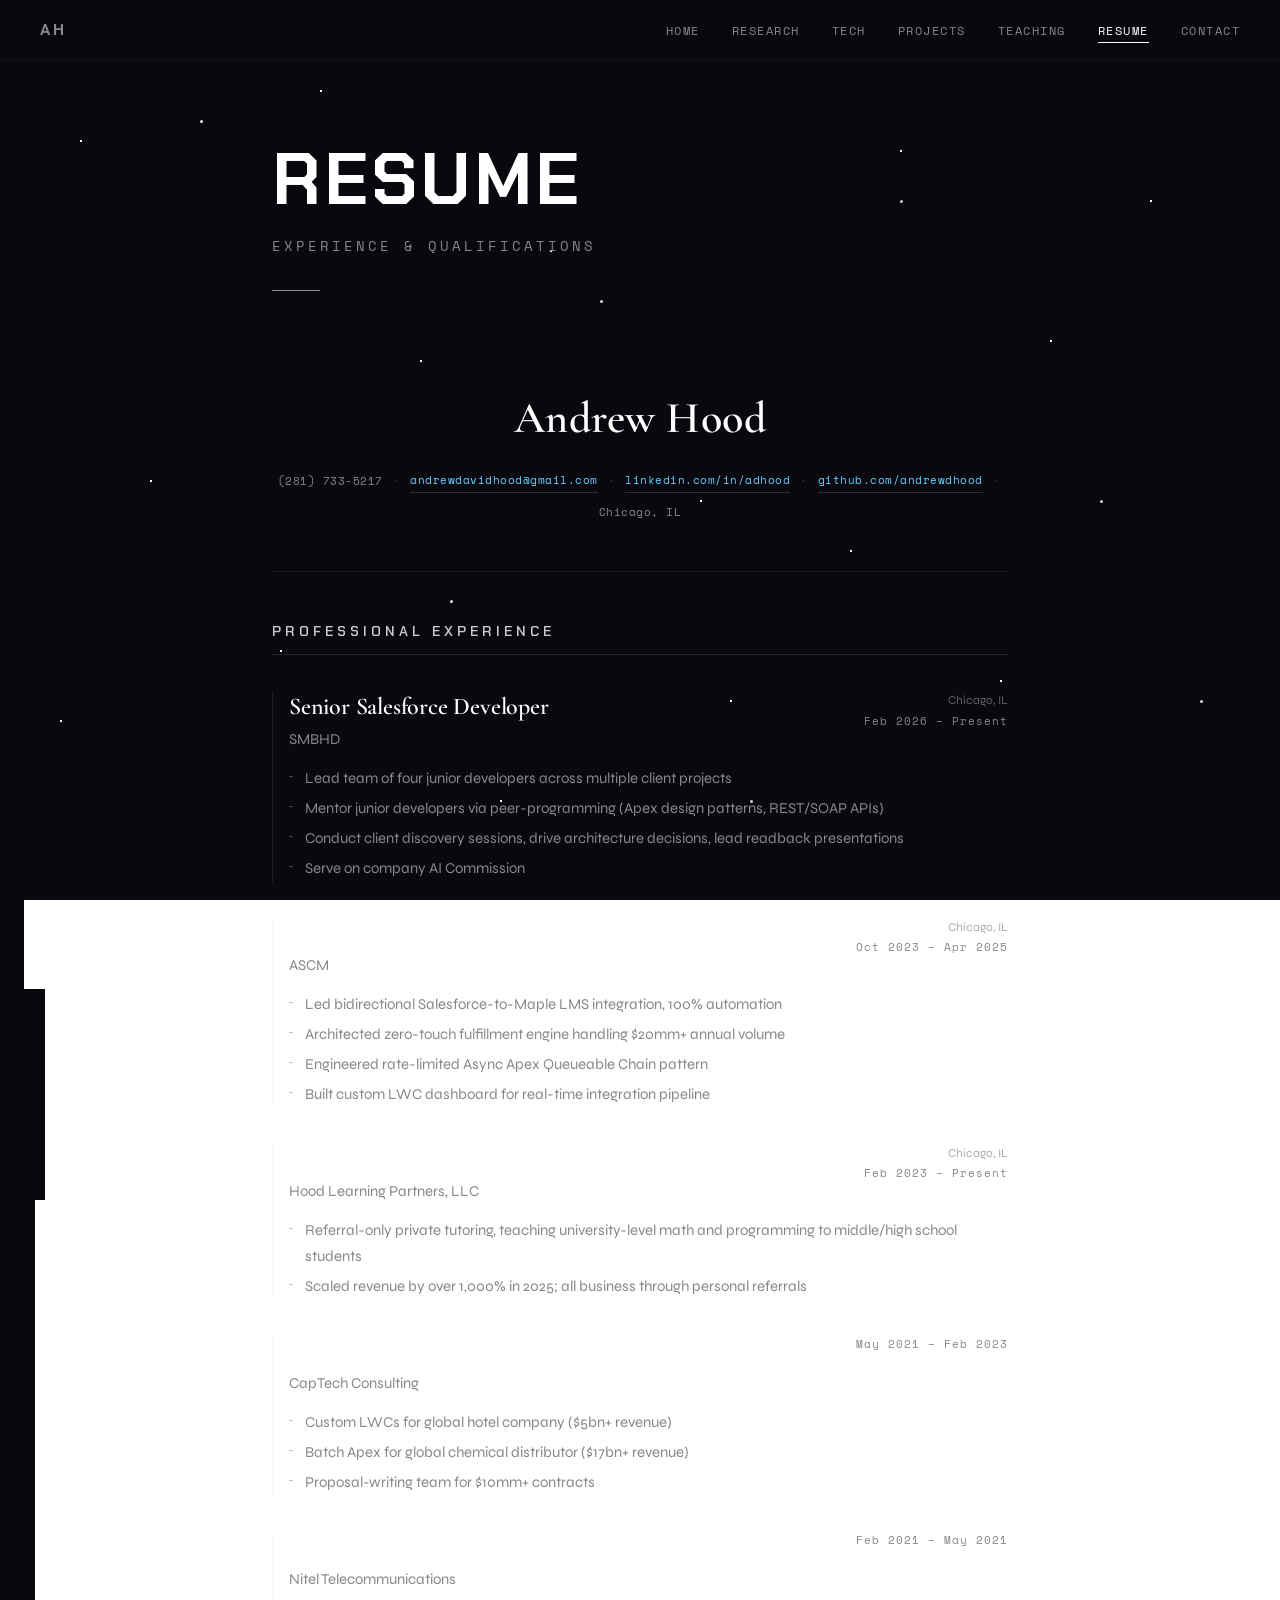
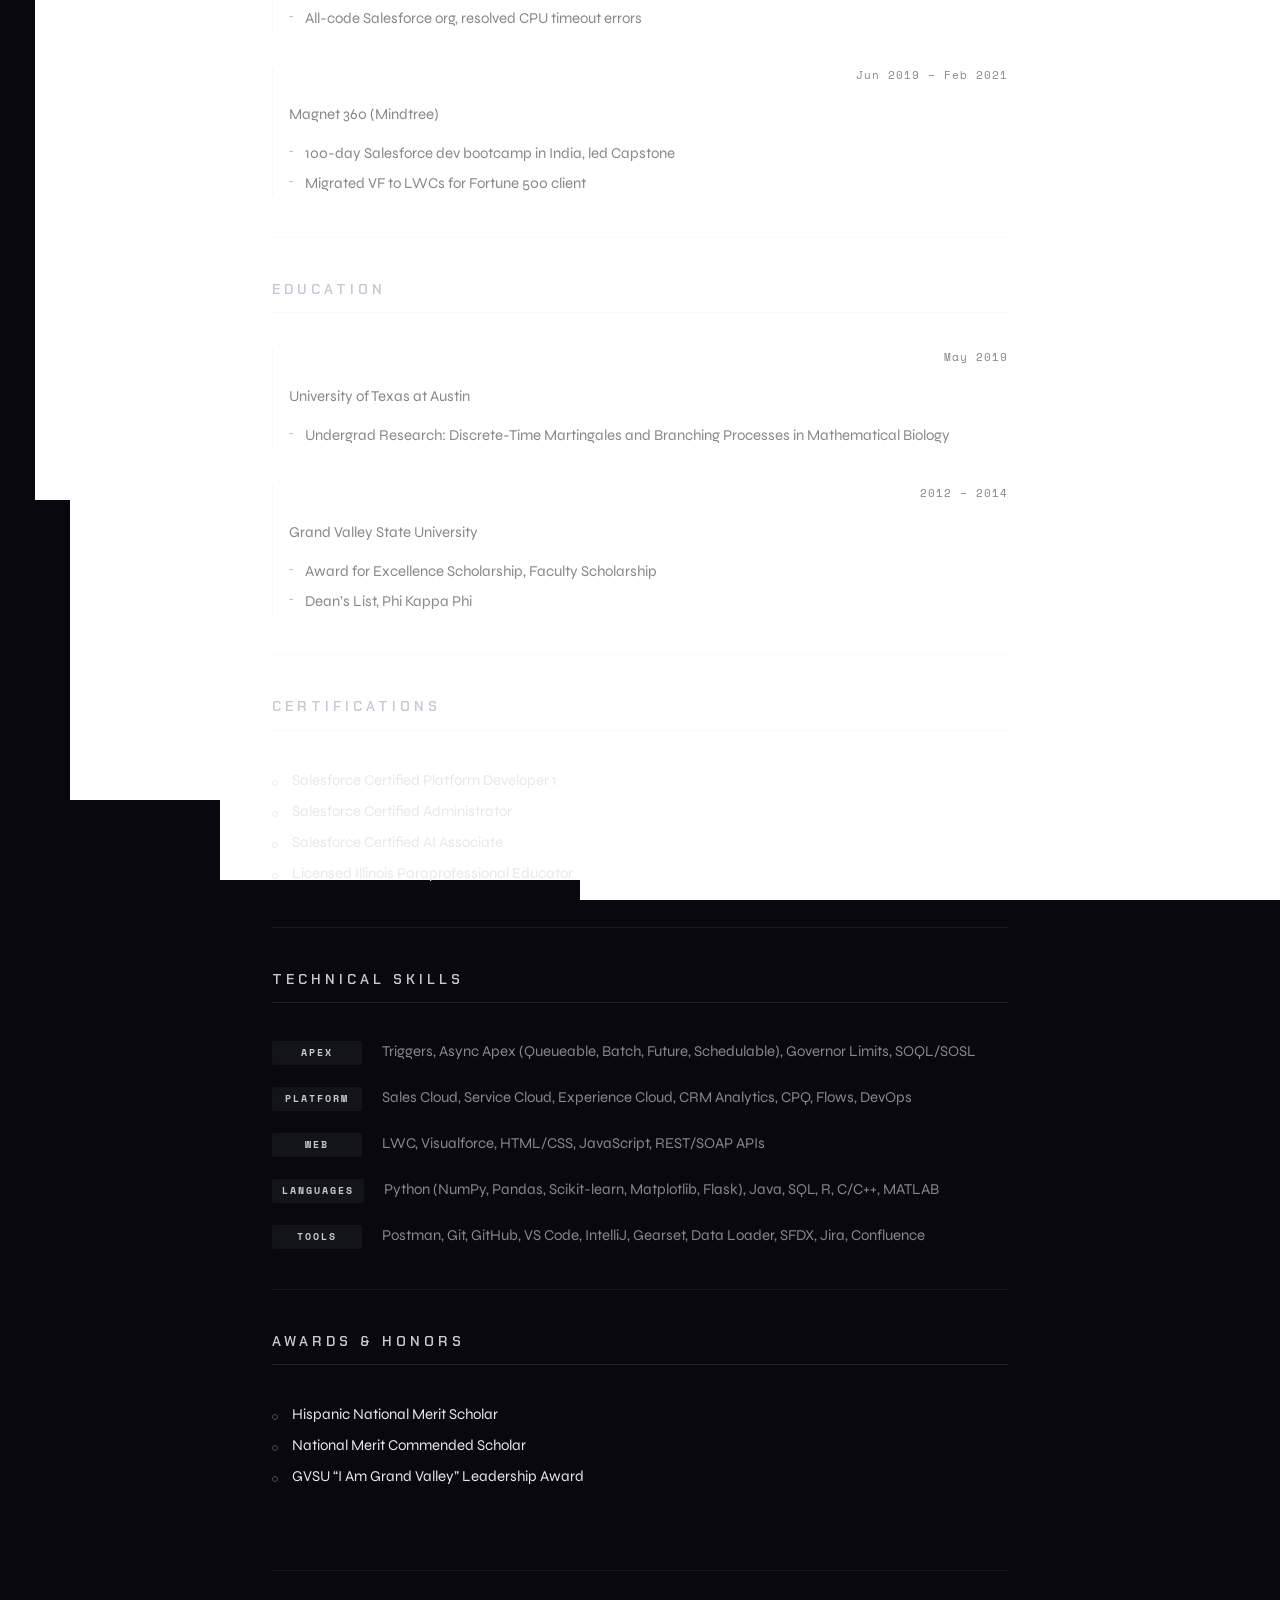
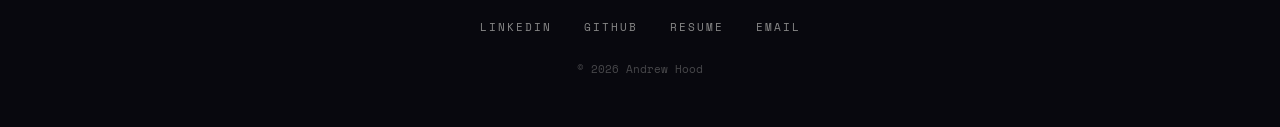
<file: resume/index.html>
<!DOCTYPE html>
<html lang="en">
<head>
<meta charset="UTF-8">
<meta name="viewport" content="width=device-width, initial-scale=1.0">
<title>Resume — Andrew Hood</title>
<link rel="preconnect" href="https://fonts.googleapis.com">
<link href="https://fonts.googleapis.com/css2?family=Chakra+Petch:wght@600;700&family=Cormorant+Garamond:ital,wght@0,400;0,600;0,700;1,400&family=Syne:wght@400;600&family=Space+Mono&display=swap" rel="stylesheet">
<link rel="stylesheet" href="/css/global.css">
<link rel="stylesheet" href="/resume/resume.css">
</head>
<body>

<div class="stars"></div>
<div class="stars-medium"></div>
<div class="stars-large"></div>
<div class="shooting-star"></div>
<div class="shooting-star"></div>
<div class="shooting-star"></div>

<nav class="navbar">
  <a href="/" class="nav-logo">AH</a>
  <ul class="nav-links">
    <li><a href="/">Home</a></li>
    <li><a href="/research/">Research</a></li>
    <li><a href="/tech/">Tech</a></li>
    <li><a href="/projects/">Projects</a></li>
    <li><a href="/teaching/">Teaching</a></li>
    <li><a href="/resume/" class="active">Resume</a></li>
    <li><a href="/contact/">Contact</a></li>
  </ul>
  <button class="hamburger" id="hamburger" aria-label="Menu">
    <span></span><span></span><span></span>
  </button>
</nav>

<div class="mobile-menu" id="mobileMenu">
  <a href="/">Home</a>
  <a href="/research/">Research</a>
  <a href="/tech/">Tech</a>
  <a href="/projects/">Projects</a>
  <a href="/teaching/">Teaching</a>
  <a href="/resume/" class="active">Resume</a>
  <a href="/contact/">Contact</a>
</div>

<main class="content">

  <header class="page-header">
    <h1 class="page-title">Resume</h1>
    <p class="page-subtitle">Experience &amp; qualifications</p>
    <div class="page-divider"></div>
  </header>

  <!-- ====== CONTACT INFO ====== -->
  <section class="resume-contact" style="animation-delay: 0s;">
    <h2 class="resume-name">Andrew Hood</h2>
    <div class="contact-details">
      <span>(281) 733-5217</span>
      <span class="contact-sep">&middot;</span>
      <a href="mailto:andrewdavidhood@gmail.com">andrewdavidhood@gmail.com</a>
      <span class="contact-sep">&middot;</span>
      <a href="https://linkedin.com/in/adhood" target="_blank" rel="noopener">linkedin.com/in/adhood</a>
      <span class="contact-sep">&middot;</span>
      <a href="https://github.com/andrewdhood" target="_blank" rel="noopener">github.com/andrewdhood</a>
      <span class="contact-sep">&middot;</span>
      <span>Chicago, IL</span>
    </div>
  </section>

  <!-- ====== PROFESSIONAL EXPERIENCE ====== -->
  <section class="resume-section" style="animation-delay: 0.1s;">
    <h3 class="section-heading">Professional Experience</h3>

    <div class="resume-entry">
      <div class="entry-header">
        <div class="entry-titles">
          <h4 class="entry-role">Senior Salesforce Developer</h4>
          <p class="entry-company">SMBHD</p>
        </div>
        <div class="entry-meta">
          <span class="entry-location">Chicago, IL</span>
          <span class="entry-date">Feb 2026 &ndash; Present</span>
        </div>
      </div>
      <ul class="entry-details">
        <li>Lead team of four junior developers across multiple client projects</li>
        <li>Mentor junior developers via peer-programming (Apex design patterns, REST/SOAP APIs)</li>
        <li>Conduct client discovery sessions, drive architecture decisions, lead readback presentations</li>
        <li>Serve on company AI Commission</li>
      </ul>
    </div>

    <div class="resume-entry">
      <div class="entry-header">
        <div class="entry-titles">
          <h4 class="entry-role">Lead Salesforce Developer</h4>
          <p class="entry-company">ASCM</p>
        </div>
        <div class="entry-meta">
          <span class="entry-location">Chicago, IL</span>
          <span class="entry-date">Oct 2023 &ndash; Apr 2025</span>
        </div>
      </div>
      <ul class="entry-details">
        <li>Led bidirectional Salesforce-to-Maple LMS integration, 100% automation</li>
        <li>Architected zero-touch fulfillment engine handling $20mm+ annual volume</li>
        <li>Engineered rate-limited Async Apex Queueable Chain pattern</li>
        <li>Built custom LWC dashboard for real-time integration pipeline</li>
      </ul>
    </div>

    <div class="resume-entry">
      <div class="entry-header">
        <div class="entry-titles">
          <h4 class="entry-role">Founder / Lead Tutor</h4>
          <p class="entry-company">Hood Learning Partners, LLC</p>
        </div>
        <div class="entry-meta">
          <span class="entry-location">Chicago, IL</span>
          <span class="entry-date">Feb 2023 &ndash; Present</span>
        </div>
      </div>
      <ul class="entry-details">
        <li>Referral-only private tutoring, teaching university-level math and programming to middle/high school students</li>
        <li>Scaled revenue by over 1,000% in 2025; all business through personal referrals</li>
      </ul>
    </div>

    <div class="resume-entry">
      <div class="entry-header">
        <div class="entry-titles">
          <h4 class="entry-role">Salesforce Developer</h4>
          <p class="entry-company">CapTech Consulting</p>
        </div>
        <div class="entry-meta">
          <span class="entry-date">May 2021 &ndash; Feb 2023</span>
        </div>
      </div>
      <ul class="entry-details">
        <li>Custom LWCs for global hotel company ($5bn+ revenue)</li>
        <li>Batch Apex for global chemical distributor ($17bn+ revenue)</li>
        <li>Proposal-writing team for $10mm+ contracts</li>
      </ul>
    </div>

    <div class="resume-entry">
      <div class="entry-header">
        <div class="entry-titles">
          <h4 class="entry-role">Salesforce Developer</h4>
          <p class="entry-company">Nitel Telecommunications</p>
        </div>
        <div class="entry-meta">
          <span class="entry-date">Feb 2021 &ndash; May 2021</span>
        </div>
      </div>
      <ul class="entry-details">
        <li>All-code Salesforce org, resolved CPU timeout errors</li>
      </ul>
    </div>

    <div class="resume-entry">
      <div class="entry-header">
        <div class="entry-titles">
          <h4 class="entry-role">Salesforce Developer / Admin</h4>
          <p class="entry-company">Magnet 360 (Mindtree)</p>
        </div>
        <div class="entry-meta">
          <span class="entry-date">Jun 2019 &ndash; Feb 2021</span>
        </div>
      </div>
      <ul class="entry-details">
        <li>100-day Salesforce dev bootcamp in India, led Capstone</li>
        <li>Migrated VF to LWCs for Fortune 500 client</li>
      </ul>
    </div>

  </section>

  <!-- ====== EDUCATION ====== -->
  <section class="resume-section" style="animation-delay: 0.2s;">
    <h3 class="section-heading">Education</h3>

    <div class="resume-entry">
      <div class="entry-header">
        <div class="entry-titles">
          <h4 class="entry-role">B.S. Mathematics (Probability, Statistics &amp; Data Science), CS Minor</h4>
          <p class="entry-company">University of Texas at Austin</p>
        </div>
        <div class="entry-meta">
          <span class="entry-date">May 2019</span>
        </div>
      </div>
      <ul class="entry-details">
        <li>Undergrad Research: Discrete-Time Martingales and Branching Processes in Mathematical Biology</li>
      </ul>
    </div>

    <div class="resume-entry">
      <div class="entry-header">
        <div class="entry-titles">
          <h4 class="entry-role">Undergraduate Studies</h4>
          <p class="entry-company">Grand Valley State University</p>
        </div>
        <div class="entry-meta">
          <span class="entry-date">2012 &ndash; 2014</span>
        </div>
      </div>
      <ul class="entry-details">
        <li>Award for Excellence Scholarship, Faculty Scholarship</li>
        <li>Dean&rsquo;s List, Phi Kappa Phi</li>
      </ul>
    </div>

  </section>

  <!-- ====== CERTIFICATIONS ====== -->
  <section class="resume-section" style="animation-delay: 0.3s;">
    <h3 class="section-heading">Certifications</h3>

    <ul class="cert-list">
      <li>Salesforce Certified Platform Developer 1</li>
      <li>Salesforce Certified Administrator</li>
      <li>Salesforce Certified AI Associate</li>
      <li>Licensed Illinois Paraprofessional Educator</li>
    </ul>
  </section>

  <!-- ====== TECHNICAL SKILLS ====== -->
  <section class="resume-section" style="animation-delay: 0.4s;">
    <h3 class="section-heading">Technical Skills</h3>

    <div class="skills-grid">
      <div class="skill-group">
        <h5 class="skill-label">Apex</h5>
        <p class="skill-items">Triggers, Async Apex (Queueable, Batch, Future, Schedulable), Governor Limits, SOQL/SOSL</p>
      </div>
      <div class="skill-group">
        <h5 class="skill-label">Platform</h5>
        <p class="skill-items">Sales Cloud, Service Cloud, Experience Cloud, CRM Analytics, CPQ, Flows, DevOps</p>
      </div>
      <div class="skill-group">
        <h5 class="skill-label">Web</h5>
        <p class="skill-items">LWC, Visualforce, HTML/CSS, JavaScript, REST/SOAP APIs</p>
      </div>
      <div class="skill-group">
        <h5 class="skill-label">Languages</h5>
        <p class="skill-items">Python (NumPy, Pandas, Scikit-learn, Matplotlib, Flask), Java, SQL, R, C/C++, MATLAB</p>
      </div>
      <div class="skill-group">
        <h5 class="skill-label">Tools</h5>
        <p class="skill-items">Postman, Git, GitHub, VS Code, IntelliJ, Gearset, Data Loader, SFDX, Jira, Confluence</p>
      </div>
    </div>
  </section>

  <!-- ====== AWARDS & HONORS ====== -->
  <section class="resume-section" style="animation-delay: 0.5s;">
    <h3 class="section-heading">Awards &amp; Honors</h3>

    <ul class="cert-list">
      <li>Hispanic National Merit Scholar</li>
      <li>National Merit Commended Scholar</li>
      <li>GVSU &ldquo;I Am Grand Valley&rdquo; Leadership Award</li>
    </ul>
  </section>

  <footer class="footer">
    <div class="footer-links">
      <a href="https://linkedin.com/in/adhood" target="_blank" rel="noopener">LinkedIn</a>
      <a href="https://github.com/andrewdhood" target="_blank" rel="noopener">GitHub</a>
      <a href="/resume/">Resume</a>
      <a href="mailto:andrewdavidhood@gmail.com">Email</a>
    </div>
    <p class="footer-copy">&copy; 2026 Andrew Hood</p>
  </footer>

</main>

<script src="/js/global.js"></script>
</body>
</html>
</file>
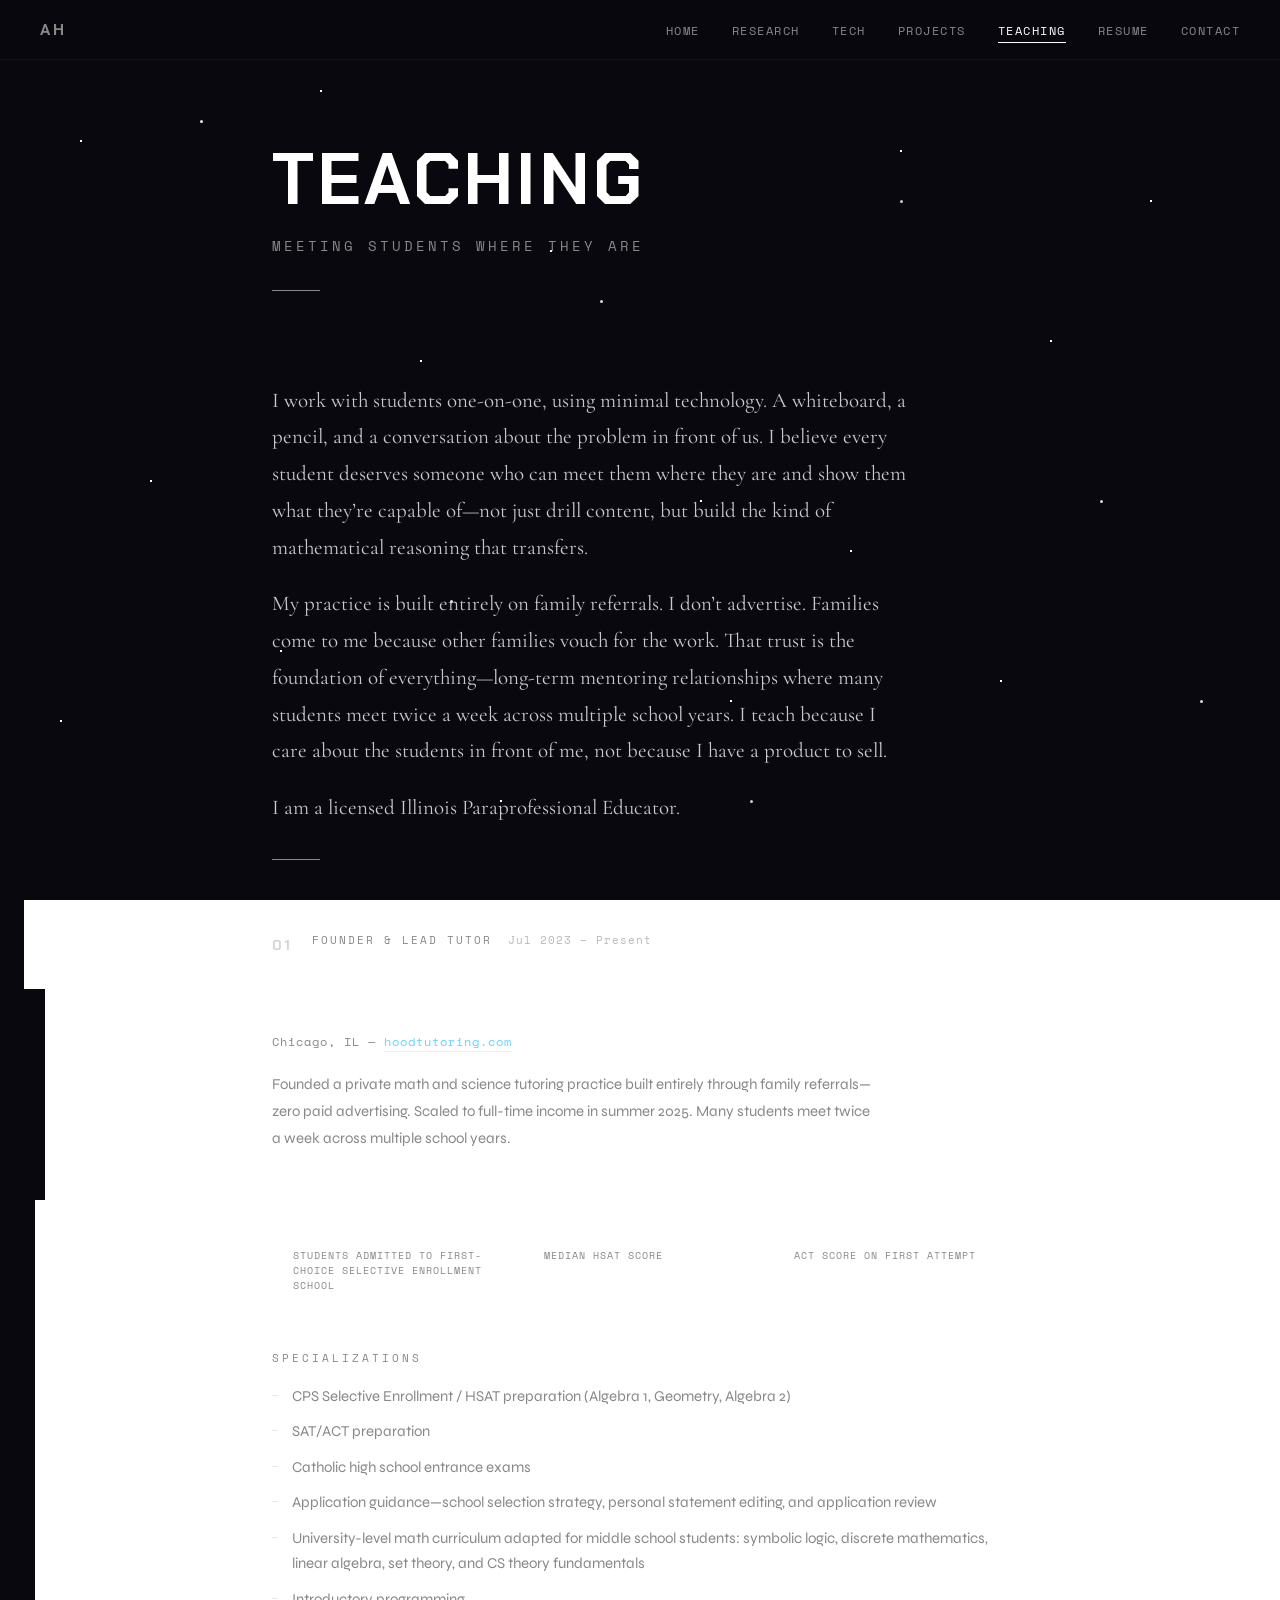
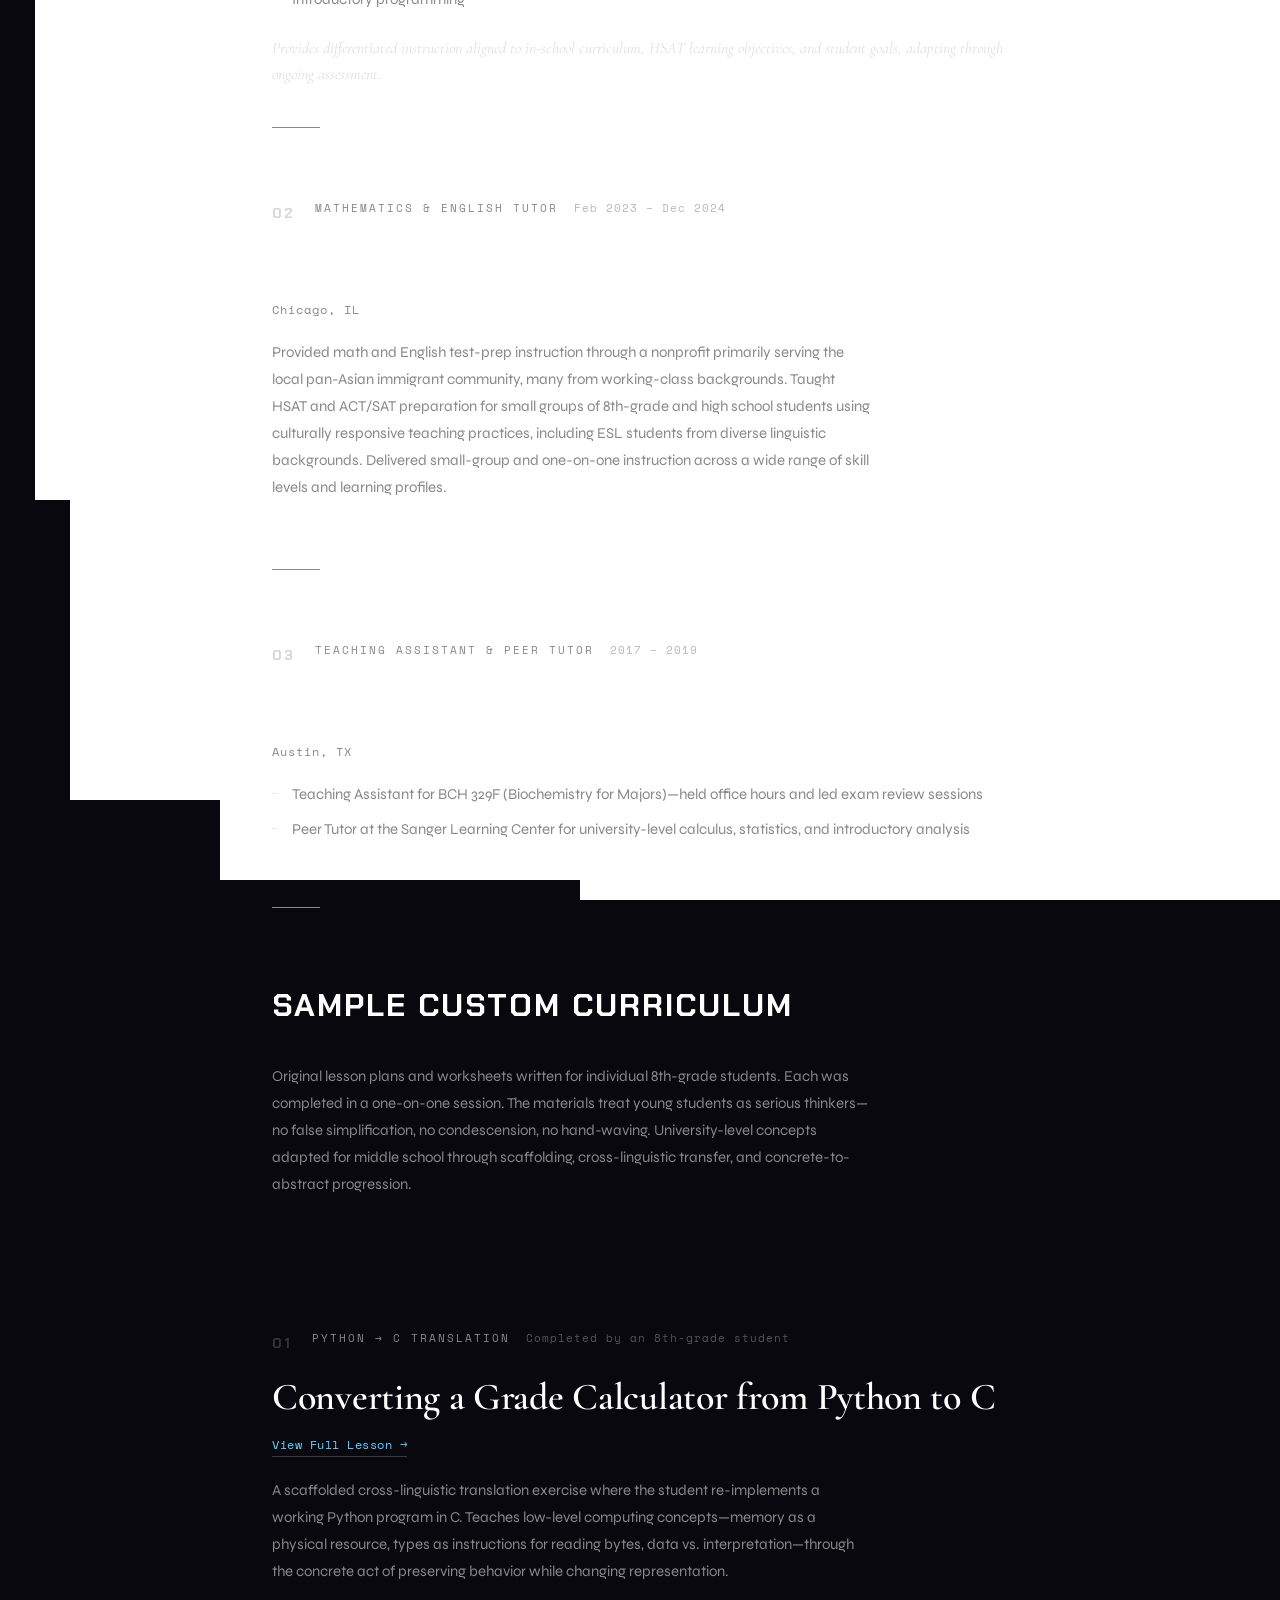
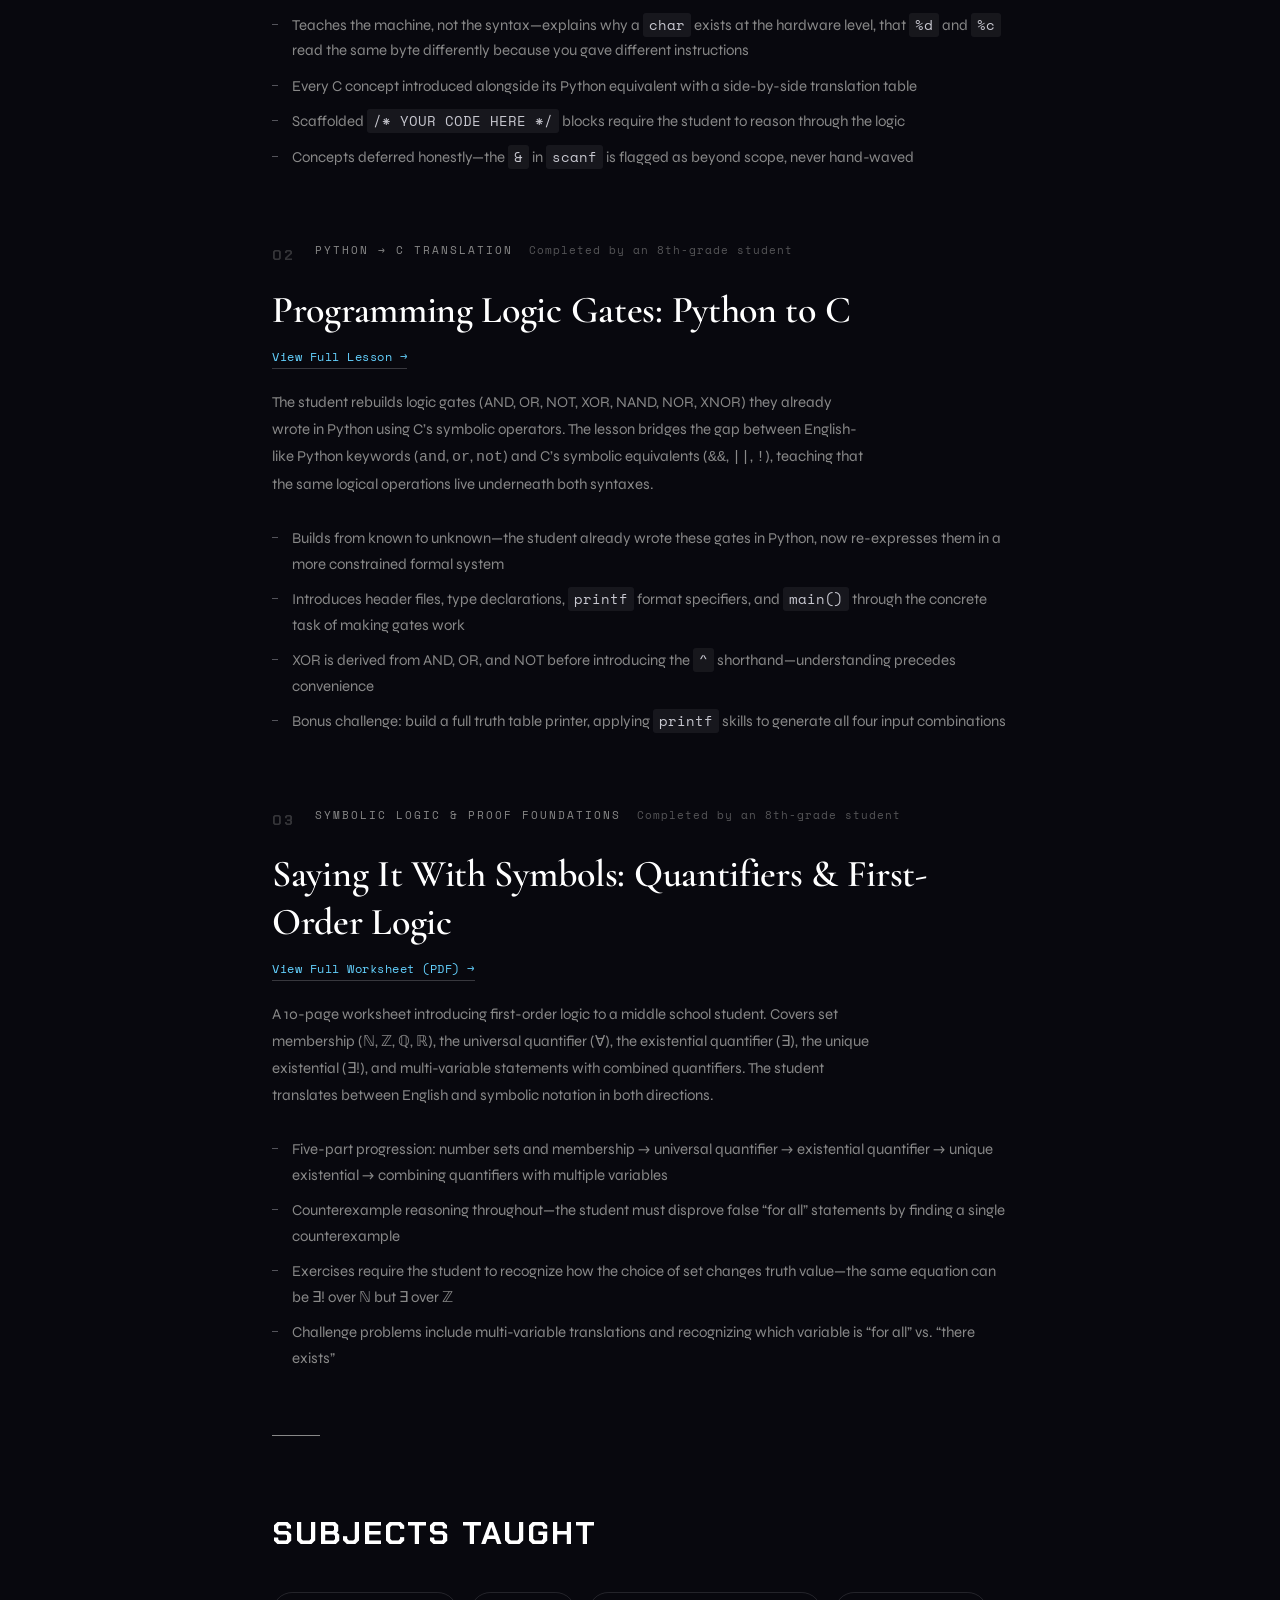
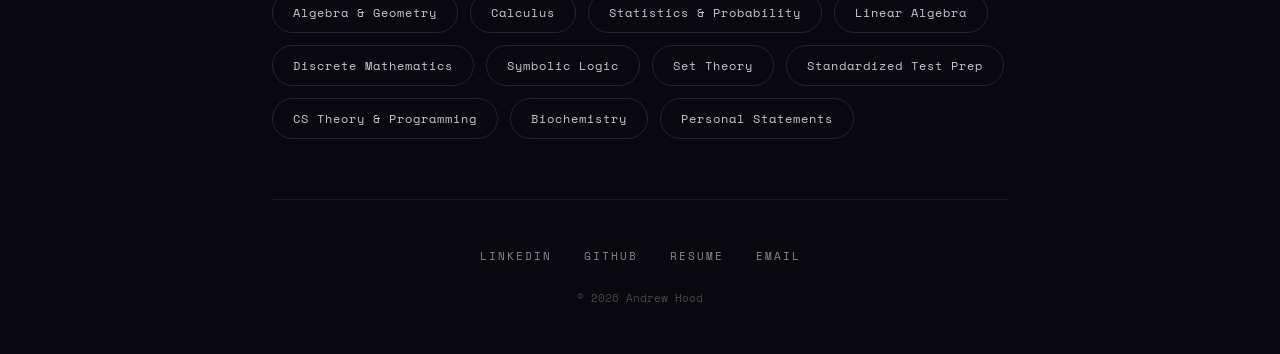
<file: teaching/index.html>
<!DOCTYPE html>
<html lang="en">
<head>
<meta charset="UTF-8">
<meta name="viewport" content="width=device-width, initial-scale=1.0">
<title>Teaching — Andrew Hood</title>
<link rel="preconnect" href="https://fonts.googleapis.com">
<link href="https://fonts.googleapis.com/css2?family=Chakra+Petch:wght@600;700&family=Cormorant+Garamond:ital,wght@0,400;0,600;0,700;1,400&family=Syne:wght@400;600&family=Space+Mono&display=swap" rel="stylesheet">
<link rel="stylesheet" href="/css/global.css">
<link rel="stylesheet" href="/teaching/teaching.css">
</head>
<body>

<div class="stars"></div>
<div class="stars-medium"></div>
<div class="stars-large"></div>
<div class="shooting-star"></div>
<div class="shooting-star"></div>
<div class="shooting-star"></div>

<nav class="navbar">
  <a href="/" class="nav-logo">AH</a>
  <ul class="nav-links">
    <li><a href="/">Home</a></li>
    <li><a href="/research/">Research</a></li>
    <li><a href="/tech/">Tech</a></li>
    <li><a href="/projects/">Projects</a></li>
    <li><a href="/teaching/" class="active">Teaching</a></li>
    <li><a href="/resume/">Resume</a></li>
    <li><a href="/contact/">Contact</a></li>
  </ul>
  <button class="hamburger" id="hamburger" aria-label="Menu">
    <span></span><span></span><span></span>
  </button>
</nav>

<div class="mobile-menu" id="mobileMenu">
  <a href="/">Home</a>
  <a href="/research/">Research</a>
  <a href="/tech/">Tech</a>
  <a href="/projects/">Projects</a>
  <a href="/teaching/" class="active">Teaching</a>
  <a href="/resume/">Resume</a>
  <a href="/contact/">Contact</a>
</div>

<main class="content">

  <header class="page-header">
    <h1 class="page-title">Teaching</h1>
    <p class="page-subtitle">Meeting students where they are</p>
    <div class="page-divider"></div>
  </header>

  <!-- Philosophy -->
  <section class="teaching-philosophy" style="animation-delay: 0s;">
    <p class="philosophy-text">
      I work with students one-on-one, using minimal technology. A whiteboard, a pencil, and a conversation about the problem in front of us. I believe every student deserves someone who can meet them where they are and show them what they&rsquo;re capable of&mdash;not just drill content, but build the kind of mathematical reasoning that transfers.
    </p>
    <p class="philosophy-text">
      My practice is built entirely on family referrals. I don&rsquo;t advertise. Families come to me because other families vouch for the work. That trust is the foundation of everything&mdash;long-term mentoring relationships where many students meet twice a week across multiple school years. I teach because I care about the students in front of me, not because I have a product to sell.
    </p>
    <p class="philosophy-text">
      I am a licensed Illinois Paraprofessional Educator.
    </p>
  </section>

  <div class="page-divider"></div>

  <!-- Hood Learning Partners -->
  <section class="teaching-entry" style="animation-delay: 0.1s;">
    <div class="entry-header">
      <div class="entry-number">01</div>
      <div class="entry-meta">
        <span class="entry-label">Founder &amp; Lead Tutor</span>
        <span class="entry-date">Jul 2023 &ndash; Present</span>
      </div>
    </div>
    <h2 class="entry-title">Hood Learning Partners, LLC</h2>
    <p class="entry-location">Chicago, IL &mdash; <a href="https://hoodtutoring.com" target="_blank" rel="noopener">hoodtutoring.com</a></p>
    <p class="entry-description">
      Founded a private math and science tutoring practice built entirely through family referrals&mdash;zero paid advertising. Scaled to full-time income in summer 2025. Many students meet twice a week across multiple school years.
    </p>

    <div class="results-row">
      <div class="result-card">
        <span class="result-number">60%</span>
        <span class="result-label">Students admitted to first-choice selective enrollment school</span>
      </div>
      <div class="result-card">
        <span class="result-number">868</span>
        <span class="result-label">Median HSAT score</span>
      </div>
      <div class="result-card">
        <span class="result-number">35</span>
        <span class="result-label">ACT score on first attempt</span>
      </div>
    </div>

    <h3 class="specializations-heading">Specializations</h3>
    <ul class="entry-details">
      <li>CPS Selective Enrollment / HSAT preparation (Algebra 1, Geometry, Algebra 2)</li>
      <li>SAT/ACT preparation</li>
      <li>Catholic high school entrance exams</li>
      <li>Application guidance&mdash;school selection strategy, personal statement editing, and application review</li>
      <li>University-level math curriculum adapted for middle school students: symbolic logic, discrete mathematics, linear algebra, set theory, and CS theory fundamentals</li>
      <li>Introductory programming</li>
    </ul>
    <p class="entry-note">
      Provides differentiated instruction aligned to in-school curriculum, HSAT learning objectives, and student goals, adapting through ongoing assessment.
    </p>
  </section>

  <div class="page-divider"></div>

  <!-- CMAA -->
  <section class="teaching-entry" style="animation-delay: 0.2s;">
    <div class="entry-header">
      <div class="entry-number">02</div>
      <div class="entry-meta">
        <span class="entry-label">Mathematics &amp; English Tutor</span>
        <span class="entry-date">Feb 2023 &ndash; Dec 2024</span>
      </div>
    </div>
    <h2 class="entry-title">Chinese Mutual Aid Association</h2>
    <p class="entry-location">Chicago, IL</p>
    <p class="entry-description">
      Provided math and English test-prep instruction through a nonprofit primarily serving the local pan-Asian immigrant community, many from working-class backgrounds. Taught HSAT and ACT/SAT preparation for small groups of 8th-grade and high school students using culturally responsive teaching practices, including ESL students from diverse linguistic backgrounds. Delivered small-group and one-on-one instruction across a wide range of skill levels and learning profiles.
    </p>
  </section>

  <div class="page-divider"></div>

  <!-- UT Austin -->
  <section class="teaching-entry" style="animation-delay: 0.3s;">
    <div class="entry-header">
      <div class="entry-number">03</div>
      <div class="entry-meta">
        <span class="entry-label">Teaching Assistant &amp; Peer Tutor</span>
        <span class="entry-date">2017 &ndash; 2019</span>
      </div>
    </div>
    <h2 class="entry-title">The University of Texas at Austin</h2>
    <p class="entry-location">Austin, TX</p>
    <ul class="entry-details">
      <li>Teaching Assistant for BCH 329F (Biochemistry for Majors)&mdash;held office hours and led exam review sessions</li>
      <li>Peer Tutor at the Sanger Learning Center for university-level calculus, statistics, and introductory analysis</li>
    </ul>
  </section>

  <div class="page-divider"></div>

  <!-- Sample Custom Curriculum -->
  <section class="subjects-section" style="animation-delay: 0.35s;">
    <h2 class="section-heading">Sample Custom Curriculum</h2>
    <p class="entry-description" style="margin-bottom: 32px;">
      Original lesson plans and worksheets written for individual 8th-grade students. Each was completed in a one-on-one session. The materials treat young students as serious thinkers&mdash;no false simplification, no condescension, no hand-waving. University-level concepts adapted for middle school through scaffolding, cross-linguistic transfer, and concrete-to-abstract progression.
    </p>
  </section>

  <section class="teaching-entry" style="animation-delay: 0.4s;">
    <div class="entry-header">
      <div class="entry-number">01</div>
      <div class="entry-meta">
        <span class="entry-label">Python &rarr; C Translation</span>
        <span class="entry-date">Completed by an 8th-grade student</span>
      </div>
    </div>
    <h2 class="entry-title">Converting a Grade Calculator from Python to C</h2>
    <a href="/teaching/lessons/python-to-c-logic-gates.html" target="_blank" rel="noopener" class="lesson-link">View Full Lesson &rarr;</a>
    <p class="entry-description">
      A scaffolded cross-linguistic translation exercise where the student re-implements a working Python program in C. Teaches low-level computing concepts&mdash;memory as a physical resource, types as instructions for reading bytes, data vs. interpretation&mdash;through the concrete act of preserving behavior while changing representation.
    </p>
    <ul class="entry-details">
      <li>Teaches the machine, not the syntax&mdash;explains why a <code>char</code> exists at the hardware level, that <code>%d</code> and <code>%c</code> read the same byte differently because you gave different instructions</li>
      <li>Every C concept introduced alongside its Python equivalent with a side-by-side translation table</li>
      <li>Scaffolded <code>/* YOUR CODE HERE */</code> blocks require the student to reason through the logic</li>
      <li>Concepts deferred honestly&mdash;the <code>&amp;</code> in <code>scanf</code> is flagged as beyond scope, never hand-waved</li>
    </ul>
  </section>

  <section class="teaching-entry" style="animation-delay: 0.45s;">
    <div class="entry-header">
      <div class="entry-number">02</div>
      <div class="entry-meta">
        <span class="entry-label">Python &rarr; C Translation</span>
        <span class="entry-date">Completed by an 8th-grade student</span>
      </div>
    </div>
    <h2 class="entry-title">Programming Logic Gates: Python to C</h2>
    <a href="/teaching/lessons/python-to-c-logic-gates.html" target="_blank" rel="noopener" class="lesson-link">View Full Lesson &rarr;</a>
    <p class="entry-description">
      The student rebuilds logic gates (AND, OR, NOT, XOR, NAND, NOR, XNOR) they already wrote in Python using C&rsquo;s symbolic operators. The lesson bridges the gap between English-like Python keywords (<code>and</code>, <code>or</code>, <code>not</code>) and C&rsquo;s symbolic equivalents (<code>&amp;&amp;</code>, <code>||</code>, <code>!</code>), teaching that the same logical operations live underneath both syntaxes.
    </p>
    <ul class="entry-details">
      <li>Builds from known to unknown&mdash;the student already wrote these gates in Python, now re-expresses them in a more constrained formal system</li>
      <li>Introduces header files, type declarations, <code>printf</code> format specifiers, and <code>main()</code> through the concrete task of making gates work</li>
      <li>XOR is derived from AND, OR, and NOT before introducing the <code>^</code> shorthand&mdash;understanding precedes convenience</li>
      <li>Bonus challenge: build a full truth table printer, applying <code>printf</code> skills to generate all four input combinations</li>
    </ul>
  </section>

  <section class="teaching-entry" style="animation-delay: 0.5s;">
    <div class="entry-header">
      <div class="entry-number">03</div>
      <div class="entry-meta">
        <span class="entry-label">Symbolic Logic &amp; Proof Foundations</span>
        <span class="entry-date">Completed by an 8th-grade student</span>
      </div>
    </div>
    <h2 class="entry-title">Saying It With Symbols: Quantifiers &amp; First-Order Logic</h2>
    <a href="/teaching/lessons/first-order-logic.pdf" target="_blank" rel="noopener" class="lesson-link">View Full Worksheet (PDF) &rarr;</a>
    <p class="entry-description">
      A 10-page worksheet introducing first-order logic to a middle school student. Covers set membership (&#8469;, &#8484;, &#8474;, &#8477;), the universal quantifier (&#8704;), the existential quantifier (&#8707;), the unique existential (&#8707;!), and multi-variable statements with combined quantifiers. The student translates between English and symbolic notation in both directions.
    </p>
    <ul class="entry-details">
      <li>Five-part progression: number sets and membership &rarr; universal quantifier &rarr; existential quantifier &rarr; unique existential &rarr; combining quantifiers with multiple variables</li>
      <li>Counterexample reasoning throughout&mdash;the student must disprove false &ldquo;for all&rdquo; statements by finding a single counterexample</li>
      <li>Exercises require the student to recognize how the choice of set changes truth value&mdash;the same equation can be &#8707;! over &#8469; but &#8707; over &#8484;</li>
      <li>Challenge problems include multi-variable translations and recognizing which variable is &ldquo;for all&rdquo; vs. &ldquo;there exists&rdquo;</li>
    </ul>
  </section>

  <div class="page-divider"></div>

  <!-- Subjects Taught -->
  <section class="subjects-section" style="animation-delay: 0.4s;">
    <h2 class="section-heading">Subjects Taught</h2>
    <div class="subjects-grid">
      <span class="subject-tag">Algebra &amp; Geometry</span>
      <span class="subject-tag">Calculus</span>
      <span class="subject-tag">Statistics &amp; Probability</span>
      <span class="subject-tag">Linear Algebra</span>
      <span class="subject-tag">Discrete Mathematics</span>
      <span class="subject-tag">Symbolic Logic</span>
      <span class="subject-tag">Set Theory</span>
      <span class="subject-tag">Standardized Test Prep</span>
      <span class="subject-tag">CS Theory &amp; Programming</span>
      <span class="subject-tag">Biochemistry</span>
      <span class="subject-tag">Personal Statements</span>
    </div>
  </section>

  <footer class="footer">
    <div class="footer-links">
      <a href="https://linkedin.com/in/adhood" target="_blank" rel="noopener">LinkedIn</a>
      <a href="https://github.com/andrewdhood" target="_blank" rel="noopener">GitHub</a>
      <a href="/resume/">Resume</a>
      <a href="mailto:andrewdavidhood@gmail.com">Email</a>
    </div>
    <p class="footer-copy">&copy; 2026 Andrew Hood</p>
  </footer>

</main>

<script src="/js/global.js"></script>
</body>
</html>
</file>
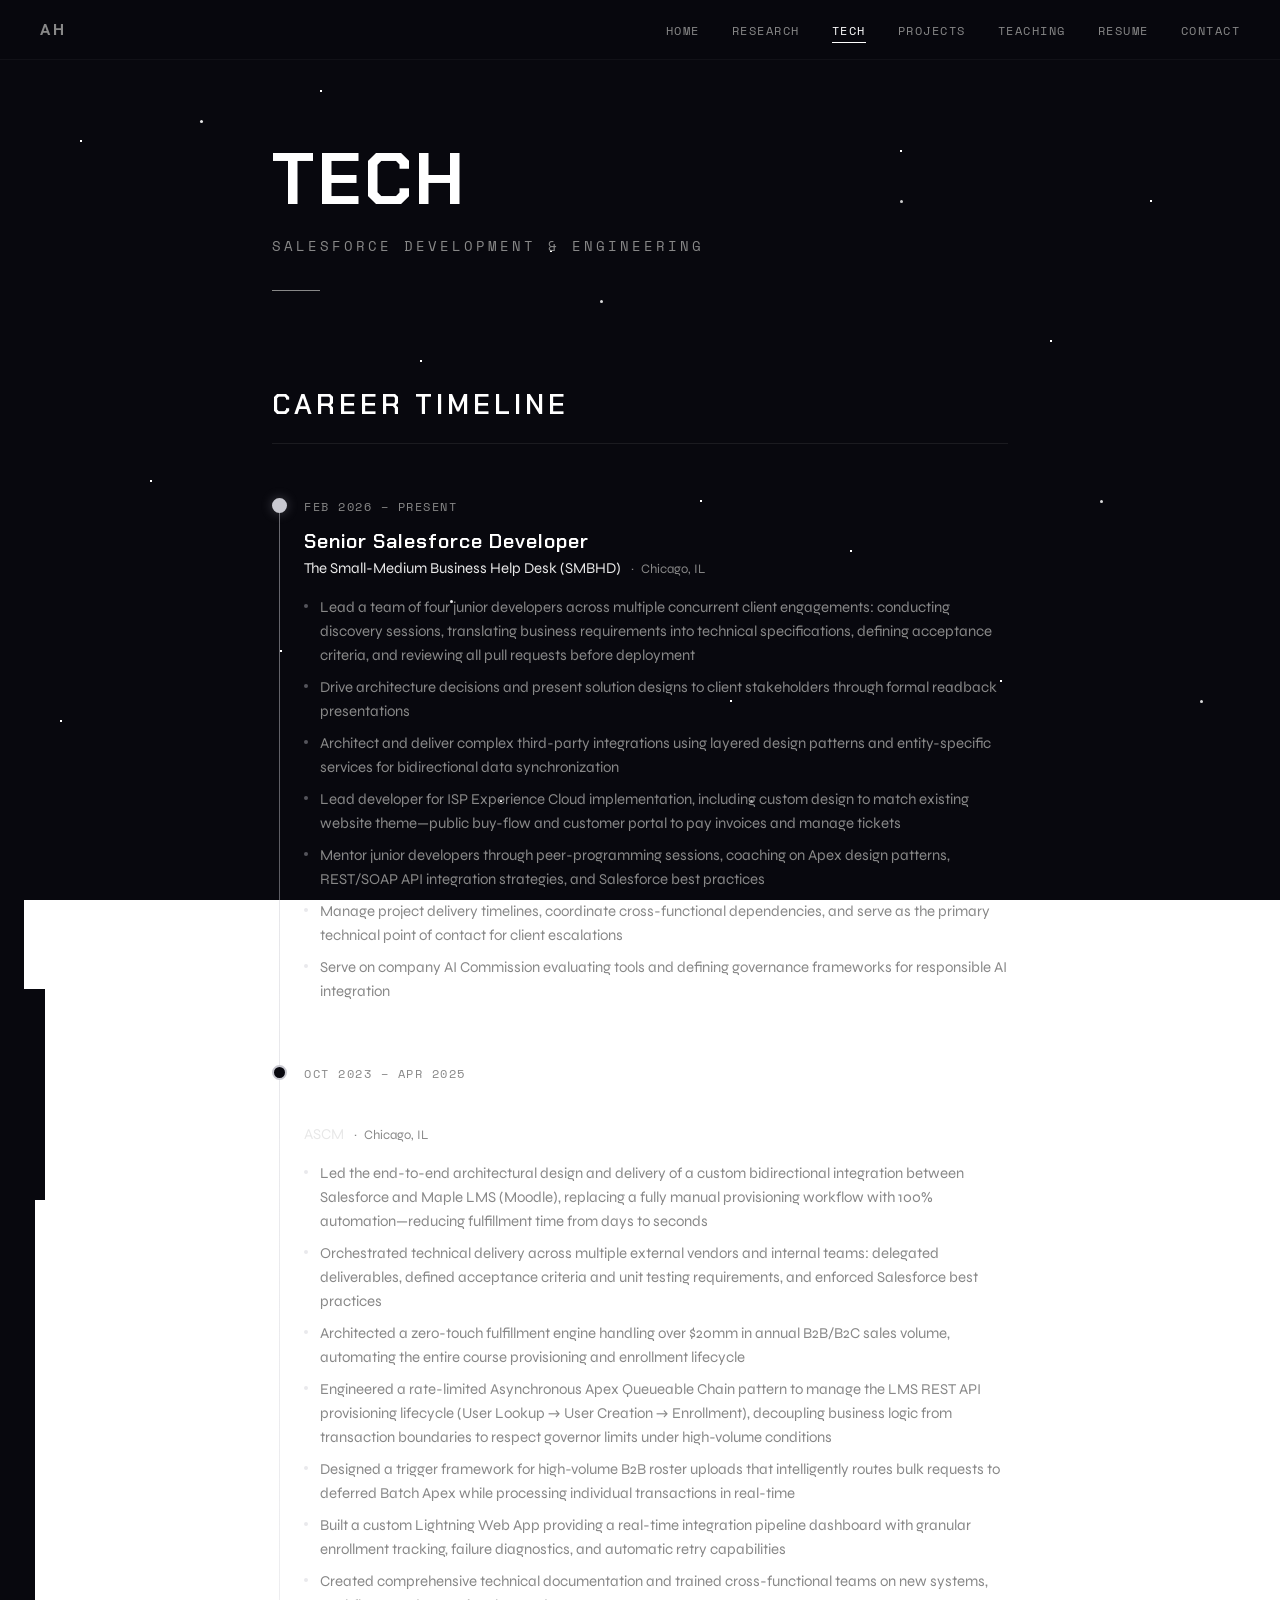
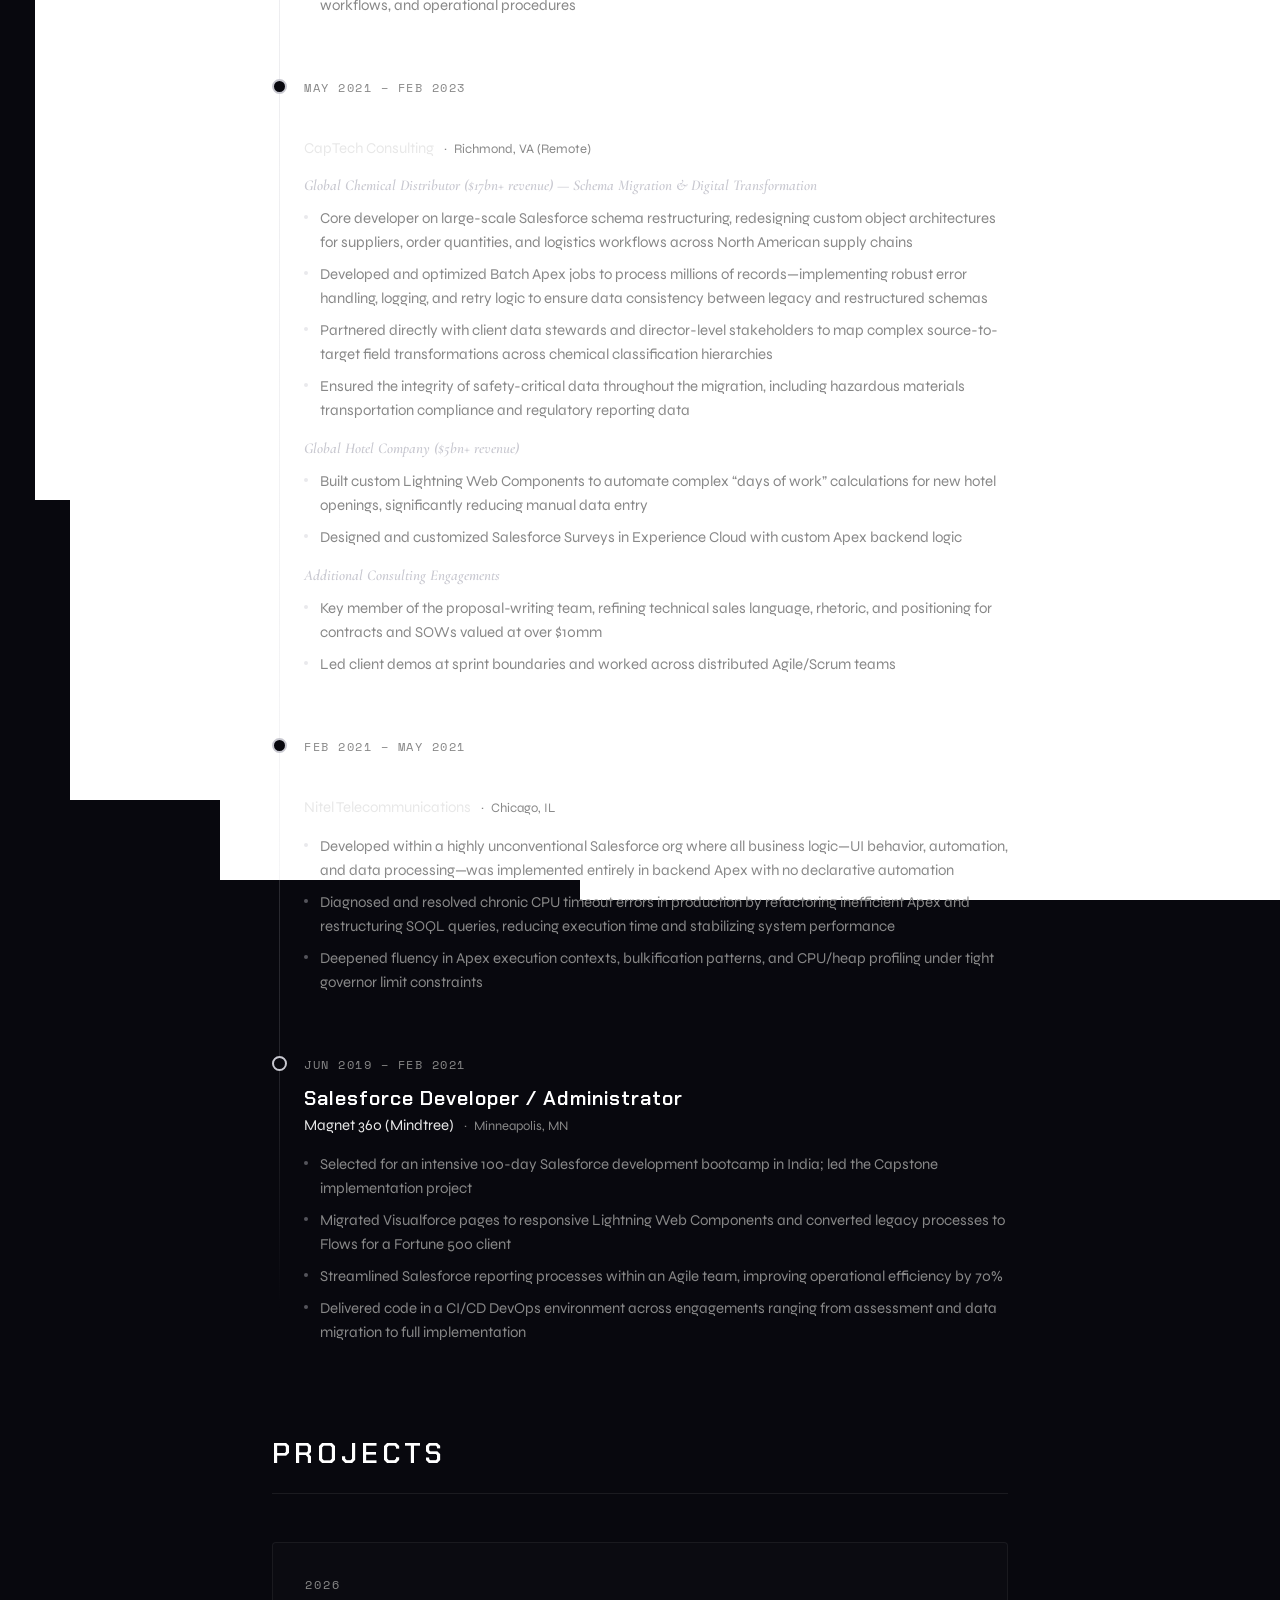
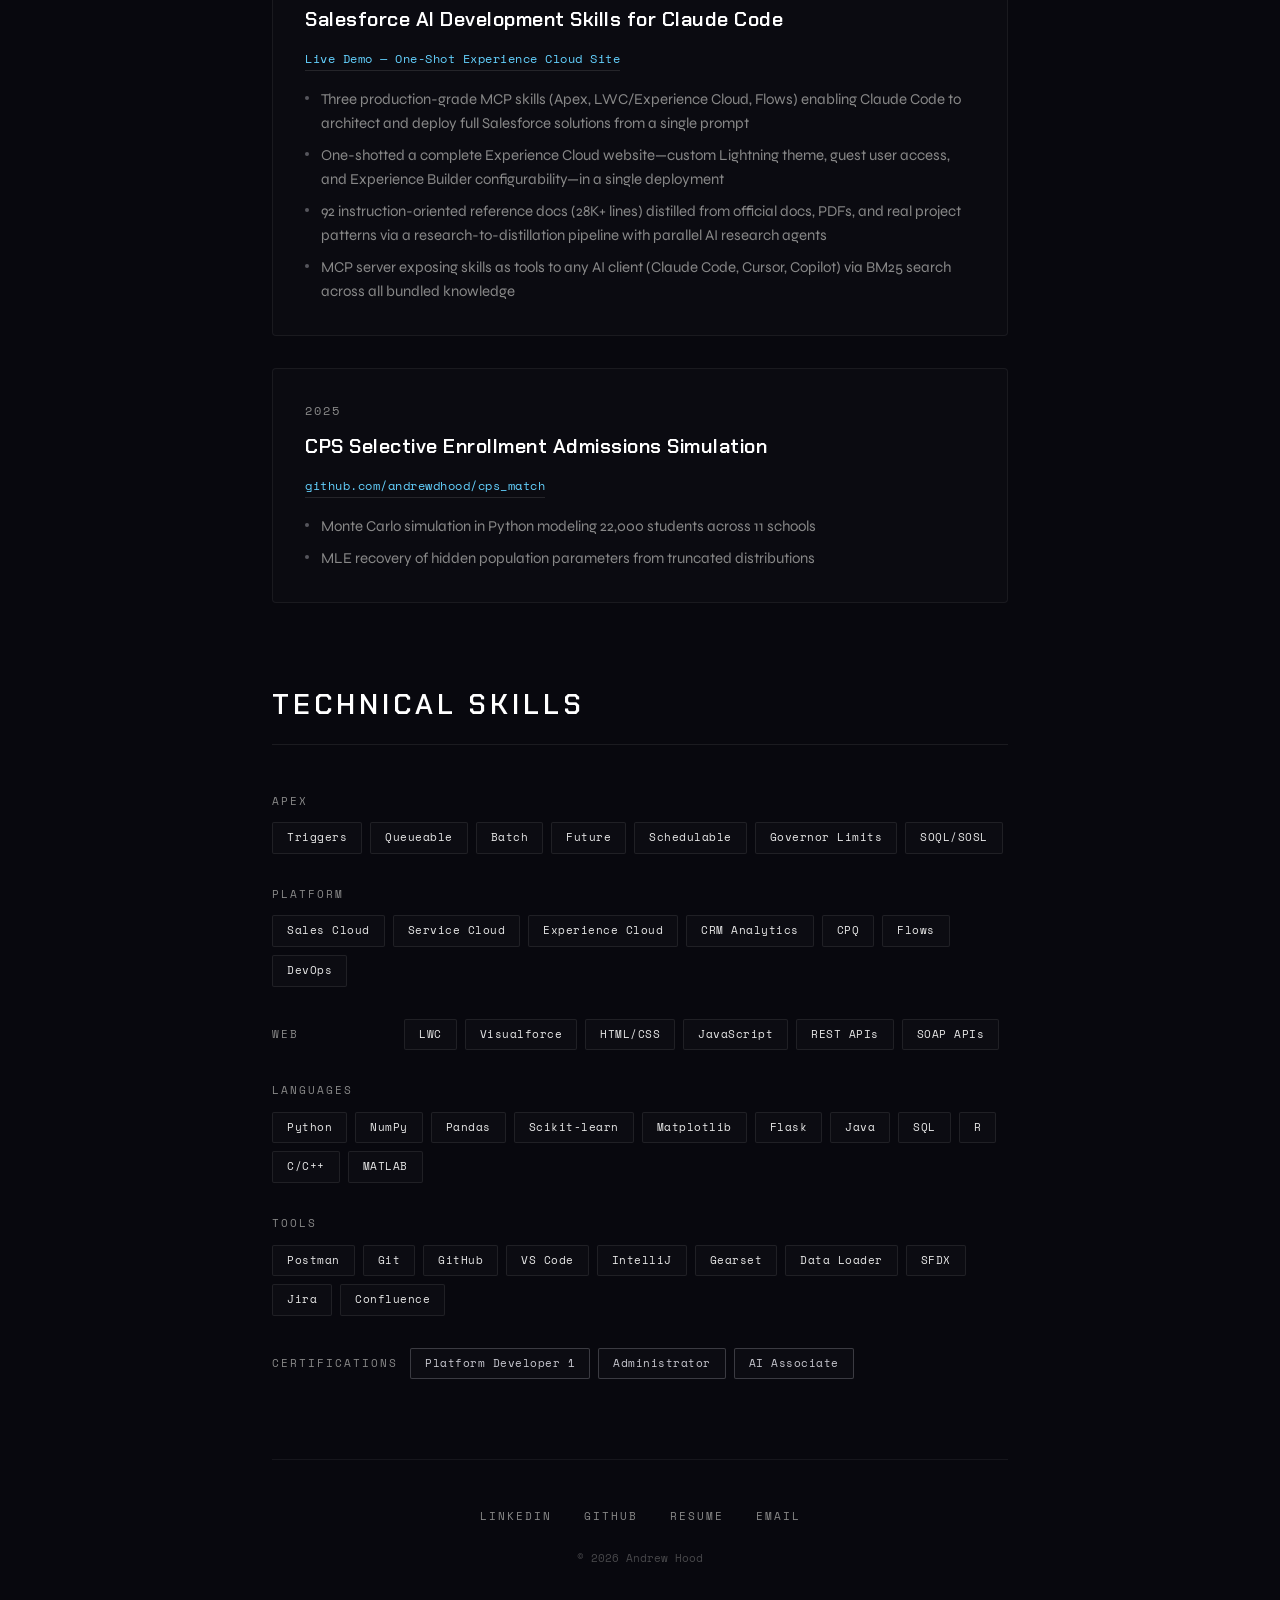
<file: tech/index.html>
<!DOCTYPE html>
<html lang="en">
<head>
<meta charset="UTF-8">
<meta name="viewport" content="width=device-width, initial-scale=1.0">
<title>Tech — Andrew Hood</title>
<link rel="preconnect" href="https://fonts.googleapis.com">
<link href="https://fonts.googleapis.com/css2?family=Chakra+Petch:wght@600;700&family=Cormorant+Garamond:ital,wght@0,400;0,600;0,700;1,400&family=Syne:wght@400;600&family=Space+Mono&display=swap" rel="stylesheet">
<link rel="stylesheet" href="/css/global.css">
<link rel="stylesheet" href="/tech/tech.css">
</head>
<body>

<div class="stars"></div>
<div class="stars-medium"></div>
<div class="stars-large"></div>
<div class="shooting-star"></div>
<div class="shooting-star"></div>
<div class="shooting-star"></div>

<nav class="navbar">
  <a href="/" class="nav-logo">AH</a>
  <ul class="nav-links">
    <li><a href="/">Home</a></li>
    <li><a href="/research/">Research</a></li>
    <li><a href="/tech/" class="active">Tech</a></li>
    <li><a href="/projects/">Projects</a></li>
    <li><a href="/teaching/">Teaching</a></li>
    <li><a href="/resume/">Resume</a></li>
    <li><a href="/contact/">Contact</a></li>
  </ul>
  <button class="hamburger" id="hamburger" aria-label="Menu">
    <span></span><span></span><span></span>
  </button>
</nav>

<div class="mobile-menu" id="mobileMenu">
  <a href="/">Home</a>
  <a href="/research/">Research</a>
  <a href="/tech/" class="active">Tech</a>
  <a href="/projects/">Projects</a>
  <a href="/teaching/">Teaching</a>
  <a href="/resume/">Resume</a>
  <a href="/contact/">Contact</a>
</div>

<main class="content">

  <!-- Page Header -->
  <header class="page-header">
    <h1 class="page-title">Tech</h1>
    <p class="page-subtitle">Salesforce Development &amp; Engineering</p>
    <div class="page-divider"></div>
  </header>

  <!-- ====== CAREER TIMELINE ====== -->
  <section class="tech-section">
    <h2 class="section-heading">Career Timeline</h2>

    <div class="timeline">

      <!-- Entry 1 -->
      <div class="timeline-entry">
        <div class="timeline-dot"></div>
        <div class="timeline-content">
          <div class="timeline-meta">
            <span class="timeline-dates">Feb 2026 &ndash; Present</span>
          </div>
          <h3 class="timeline-role">Senior Salesforce Developer</h3>
          <p class="timeline-company">The Small-Medium Business Help Desk (SMBHD) <span class="timeline-location">Chicago, IL</span></p>
          <ul class="timeline-details">
            <li>Lead a team of four junior developers across multiple concurrent client engagements: conducting discovery sessions, translating business requirements into technical specifications, defining acceptance criteria, and reviewing all pull requests before deployment</li>
            <li>Drive architecture decisions and present solution designs to client stakeholders through formal readback presentations</li>
            <li>Architect and deliver complex third-party integrations using layered design patterns and entity-specific services for bidirectional data synchronization</li>
            <li>Lead developer for ISP Experience Cloud implementation, including custom design to match existing website theme&mdash;public buy-flow and customer portal to pay invoices and manage tickets</li>
            <li>Mentor junior developers through peer-programming sessions, coaching on Apex design patterns, REST/SOAP API integration strategies, and Salesforce best practices</li>
            <li>Manage project delivery timelines, coordinate cross-functional dependencies, and serve as the primary technical point of contact for client escalations</li>
            <li>Serve on company AI Commission evaluating tools and defining governance frameworks for responsible AI integration</li>
          </ul>
        </div>
      </div>

      <!-- Entry 2 -->
      <div class="timeline-entry">
        <div class="timeline-dot"></div>
        <div class="timeline-content">
          <div class="timeline-meta">
            <span class="timeline-dates">Oct 2023 &ndash; Apr 2025</span>
          </div>
          <h3 class="timeline-role">Lead Salesforce Developer</h3>
          <p class="timeline-company">ASCM <span class="timeline-location">Chicago, IL</span></p>
          <ul class="timeline-details">
            <li>Led the end-to-end architectural design and delivery of a custom bidirectional integration between Salesforce and Maple LMS (Moodle), replacing a fully manual provisioning workflow with 100% automation&mdash;reducing fulfillment time from days to seconds</li>
            <li>Orchestrated technical delivery across multiple external vendors and internal teams: delegated deliverables, defined acceptance criteria and unit testing requirements, and enforced Salesforce best practices</li>
            <li>Architected a zero-touch fulfillment engine handling over $20mm in annual B2B/B2C sales volume, automating the entire course provisioning and enrollment lifecycle</li>
            <li>Engineered a rate-limited Asynchronous Apex Queueable Chain pattern to manage the LMS REST API provisioning lifecycle (User Lookup &rarr; User Creation &rarr; Enrollment), decoupling business logic from transaction boundaries to respect governor limits under high-volume conditions</li>
            <li>Designed a trigger framework for high-volume B2B roster uploads that intelligently routes bulk requests to deferred Batch Apex while processing individual transactions in real-time</li>
            <li>Built a custom Lightning Web App providing a real-time integration pipeline dashboard with granular enrollment tracking, failure diagnostics, and automatic retry capabilities</li>
            <li>Created comprehensive technical documentation and trained cross-functional teams on new systems, workflows, and operational procedures</li>
          </ul>
        </div>
      </div>

      <!-- Entry 3 -->
      <div class="timeline-entry">
        <div class="timeline-dot"></div>
        <div class="timeline-content">
          <div class="timeline-meta">
            <span class="timeline-dates">May 2021 &ndash; Feb 2023</span>
          </div>
          <h3 class="timeline-role">Salesforce Developer</h3>
          <p class="timeline-company">CapTech Consulting <span class="timeline-location">Richmond, VA (Remote)</span></p>
          <p class="timeline-subheading">Global Chemical Distributor ($17bn+ revenue) &mdash; Schema Migration &amp; Digital Transformation</p>
          <ul class="timeline-details">
            <li>Core developer on large-scale Salesforce schema restructuring, redesigning custom object architectures for suppliers, order quantities, and logistics workflows across North American supply chains</li>
            <li>Developed and optimized Batch Apex jobs to process millions of records&mdash;implementing robust error handling, logging, and retry logic to ensure data consistency between legacy and restructured schemas</li>
            <li>Partnered directly with client data stewards and director-level stakeholders to map complex source-to-target field transformations across chemical classification hierarchies</li>
            <li>Ensured the integrity of safety-critical data throughout the migration, including hazardous materials transportation compliance and regulatory reporting data</li>
          </ul>
          <p class="timeline-subheading">Global Hotel Company ($5bn+ revenue)</p>
          <ul class="timeline-details">
            <li>Built custom Lightning Web Components to automate complex &ldquo;days of work&rdquo; calculations for new hotel openings, significantly reducing manual data entry</li>
            <li>Designed and customized Salesforce Surveys in Experience Cloud with custom Apex backend logic</li>
          </ul>
          <p class="timeline-subheading">Additional Consulting Engagements</p>
          <ul class="timeline-details">
            <li>Key member of the proposal-writing team, refining technical sales language, rhetoric, and positioning for contracts and SOWs valued at over $10mm</li>
            <li>Led client demos at sprint boundaries and worked across distributed Agile/Scrum teams</li>
          </ul>
        </div>
      </div>

      <!-- Entry 4 -->
      <div class="timeline-entry">
        <div class="timeline-dot"></div>
        <div class="timeline-content">
          <div class="timeline-meta">
            <span class="timeline-dates">Feb 2021 &ndash; May 2021</span>
          </div>
          <h3 class="timeline-role">Salesforce Developer</h3>
          <p class="timeline-company">Nitel Telecommunications <span class="timeline-location">Chicago, IL</span></p>
          <ul class="timeline-details">
            <li>Developed within a highly unconventional Salesforce org where all business logic&mdash;UI behavior, automation, and data processing&mdash;was implemented entirely in backend Apex with no declarative automation</li>
            <li>Diagnosed and resolved chronic CPU timeout errors in production by refactoring inefficient Apex and restructuring SOQL queries, reducing execution time and stabilizing system performance</li>
            <li>Deepened fluency in Apex execution contexts, bulkification patterns, and CPU/heap profiling under tight governor limit constraints</li>
          </ul>
        </div>
      </div>

      <!-- Entry 5 -->
      <div class="timeline-entry">
        <div class="timeline-dot"></div>
        <div class="timeline-content">
          <div class="timeline-meta">
            <span class="timeline-dates">Jun 2019 &ndash; Feb 2021</span>
          </div>
          <h3 class="timeline-role">Salesforce Developer / Administrator</h3>
          <p class="timeline-company">Magnet 360 (Mindtree) <span class="timeline-location">Minneapolis, MN</span></p>
          <ul class="timeline-details">
            <li>Selected for an intensive 100-day Salesforce development bootcamp in India; led the Capstone implementation project</li>
            <li>Migrated Visualforce pages to responsive Lightning Web Components and converted legacy processes to Flows for a Fortune 500 client</li>
            <li>Streamlined Salesforce reporting processes within an Agile team, improving operational efficiency by 70%</li>
            <li>Delivered code in a CI/CD DevOps environment across engagements ranging from assessment and data migration to full implementation</li>
          </ul>
        </div>
      </div>

    </div>
  </section>

  <!-- ====== PROJECTS ====== -->
  <section class="tech-section">
    <h2 class="section-heading">Projects</h2>

    <div class="projects-grid">

      <article class="project-card">
        <div class="project-year">2026</div>
        <h3 class="project-title">Salesforce AI Development Skills for Claude Code</h3>
        <a href="https://lego-yoda-asmr-dev-ed.my.site.com/n8n" target="_blank" rel="noopener" class="project-link">Live Demo &mdash; One-Shot Experience Cloud Site</a>
        <ul class="project-details">
          <li>Three production-grade MCP skills (Apex, LWC/Experience Cloud, Flows) enabling Claude Code to architect and deploy full Salesforce solutions from a single prompt</li>
          <li>One-shotted a complete Experience Cloud website&mdash;custom Lightning theme, guest user access, and Experience Builder configurability&mdash;in a single deployment</li>
          <li>92 instruction-oriented reference docs (28K+ lines) distilled from official docs, PDFs, and real project patterns via a research-to-distillation pipeline with parallel AI research agents</li>
          <li>MCP server exposing skills as tools to any AI client (Claude Code, Cursor, Copilot) via BM25 search across all bundled knowledge</li>
        </ul>
      </article>

      <article class="project-card">
        <div class="project-year">2025</div>
        <h3 class="project-title">CPS Selective Enrollment Admissions Simulation</h3>
        <a href="https://github.com/andrewdhood/cps_match" target="_blank" rel="noopener" class="project-link">github.com/andrewdhood/cps_match</a>
        <ul class="project-details">
          <li>Monte Carlo simulation in Python modeling 22,000 students across 11 schools</li>
          <li>MLE recovery of hidden population parameters from truncated distributions</li>
        </ul>
      </article>

    </div>
  </section>

  <!-- ====== TECHNICAL SKILLS ====== -->
  <section class="tech-section">
    <h2 class="section-heading">Technical Skills</h2>

    <div class="skills-grid">

      <div class="skill-group">
        <h4 class="skill-label">Apex</h4>
        <div class="skill-tags">
          <span class="skill-tag">Triggers</span>
          <span class="skill-tag">Queueable</span>
          <span class="skill-tag">Batch</span>
          <span class="skill-tag">Future</span>
          <span class="skill-tag">Schedulable</span>
          <span class="skill-tag">Governor Limits</span>
          <span class="skill-tag">SOQL/SOSL</span>
        </div>
      </div>

      <div class="skill-group">
        <h4 class="skill-label">Platform</h4>
        <div class="skill-tags">
          <span class="skill-tag">Sales Cloud</span>
          <span class="skill-tag">Service Cloud</span>
          <span class="skill-tag">Experience Cloud</span>
          <span class="skill-tag">CRM Analytics</span>
          <span class="skill-tag">CPQ</span>
          <span class="skill-tag">Flows</span>
          <span class="skill-tag">DevOps</span>
        </div>
      </div>

      <div class="skill-group">
        <h4 class="skill-label">Web</h4>
        <div class="skill-tags">
          <span class="skill-tag">LWC</span>
          <span class="skill-tag">Visualforce</span>
          <span class="skill-tag">HTML/CSS</span>
          <span class="skill-tag">JavaScript</span>
          <span class="skill-tag">REST APIs</span>
          <span class="skill-tag">SOAP APIs</span>
        </div>
      </div>

      <div class="skill-group">
        <h4 class="skill-label">Languages</h4>
        <div class="skill-tags">
          <span class="skill-tag">Python</span>
          <span class="skill-tag">NumPy</span>
          <span class="skill-tag">Pandas</span>
          <span class="skill-tag">Scikit-learn</span>
          <span class="skill-tag">Matplotlib</span>
          <span class="skill-tag">Flask</span>
          <span class="skill-tag">Java</span>
          <span class="skill-tag">SQL</span>
          <span class="skill-tag">R</span>
          <span class="skill-tag">C/C++</span>
          <span class="skill-tag">MATLAB</span>
        </div>
      </div>

      <div class="skill-group">
        <h4 class="skill-label">Tools</h4>
        <div class="skill-tags">
          <span class="skill-tag">Postman</span>
          <span class="skill-tag">Git</span>
          <span class="skill-tag">GitHub</span>
          <span class="skill-tag">VS Code</span>
          <span class="skill-tag">IntelliJ</span>
          <span class="skill-tag">Gearset</span>
          <span class="skill-tag">Data Loader</span>
          <span class="skill-tag">SFDX</span>
          <span class="skill-tag">Jira</span>
          <span class="skill-tag">Confluence</span>
        </div>
      </div>

      <div class="skill-group">
        <h4 class="skill-label">Certifications</h4>
        <div class="skill-tags">
          <span class="skill-tag cert-tag">Platform Developer 1</span>
          <span class="skill-tag cert-tag">Administrator</span>
          <span class="skill-tag cert-tag">AI Associate</span>
        </div>
      </div>

    </div>
  </section>

  <footer class="footer">
    <div class="footer-links">
      <a href="https://linkedin.com/in/adhood" target="_blank" rel="noopener">LinkedIn</a>
      <a href="https://github.com/andrewdhood" target="_blank" rel="noopener">GitHub</a>
      <a href="/resume/">Resume</a>
      <a href="mailto:andrewdavidhood@gmail.com">Email</a>
    </div>
    <p class="footer-copy">&copy; 2026 Andrew Hood</p>
  </footer>

</main>

<script src="/js/global.js"></script>
</body>
</html>
</file>
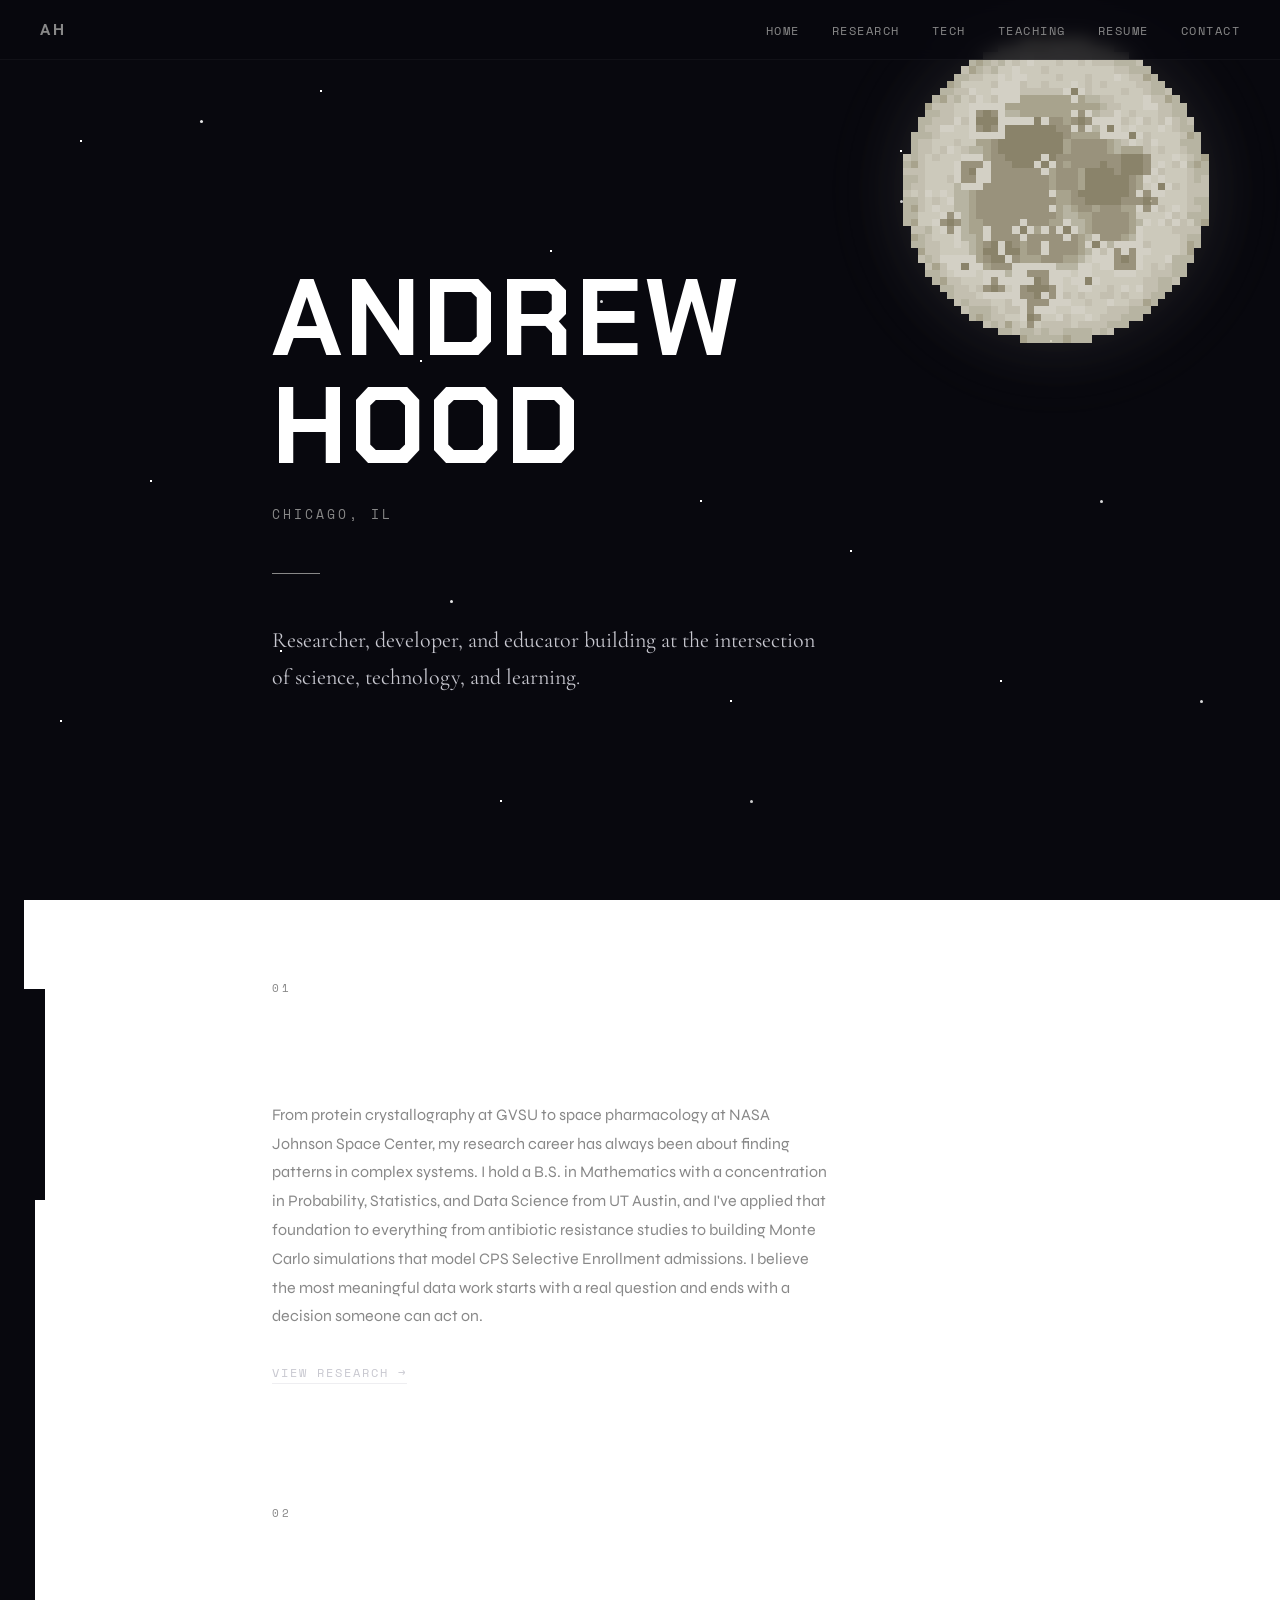
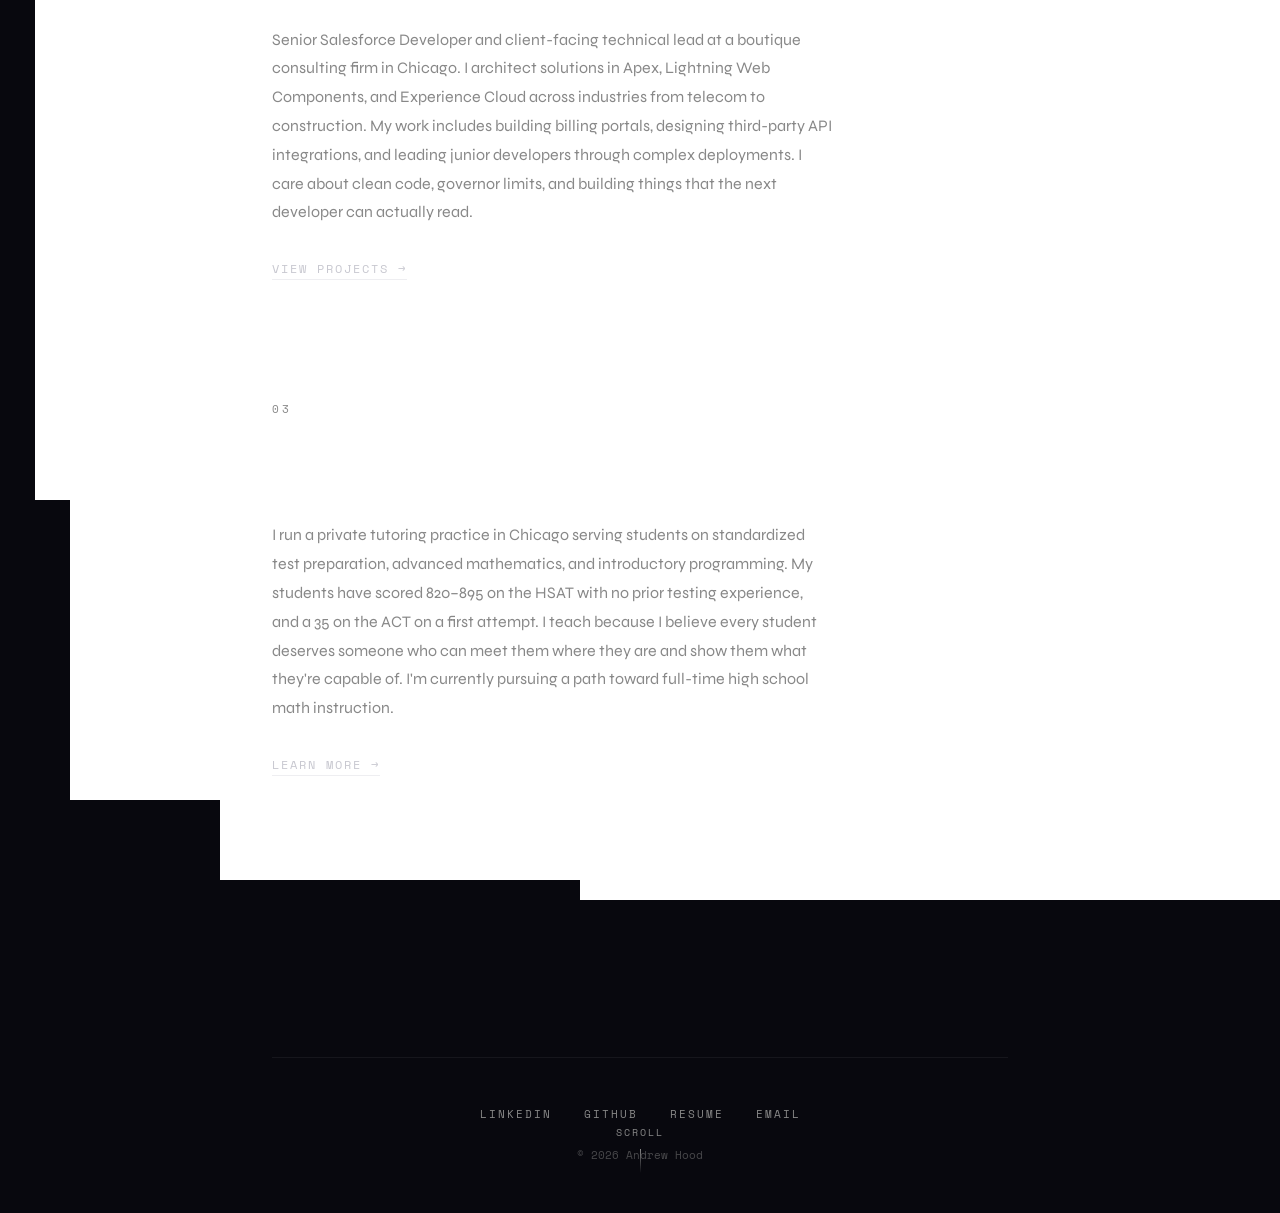
<file: pre_index.html>
<!DOCTYPE html>
<html lang="en">
<head>
<meta charset="UTF-8">
<meta name="viewport" content="width=device-width, initial-scale=1.0">
<title>Andrew Hood</title>
<link rel="preconnect" href="https://fonts.googleapis.com">
<link href="https://fonts.googleapis.com/css2?family=Chakra+Petch:wght@600;700&family=Cormorant+Garamond:ital,wght@0,400;0,600;0,700;1,400&family=Syne:wght@400;600&family=Space+Mono&display=swap" rel="stylesheet">
<style>
:root {
  --bg: #08080e;
  --text: #e8e8e8;
  --text-dim: #888;
  --text-bright: #fff;
  --accent: #c8c8d0;
  --font-hero: 'Chakra Petch', sans-serif;
  --font-body: 'Syne', sans-serif;
  --font-serif: 'Cormorant Garamond', serif;
  --font-mono: 'Space Mono', monospace;
  --nav-height: 60px;
}

*, *::before, *::after { margin: 0; padding: 0; box-sizing: border-box; }
html { scroll-behavior: smooth; }

body {
  background: var(--bg);
  color: var(--text);
  font-family: var(--font-body);
  min-height: 100vh;
  overflow-x: hidden;
  line-height: 1.6;
}

a {
  color: var(--text);
  text-decoration: none;
  transition: color 0.3s ease;
}
a:hover { color: var(--text-bright); }

/* ====== TWINKLING STARS (Pure CSS) ====== */
.stars, .stars-medium, .stars-large {
  position: fixed;
  top: 0; left: 0;
  width: 100%; height: 100%;
  pointer-events: none;
  z-index: 0;
}

.stars {
  animation: twinkle1 4s ease-in-out infinite alternate;
  box-shadow:
    24px 89px #fff, 130px 210px #fff, 250px 45px #fff,
    390px 180px #fff, 520px 70px #fff, 680px 290px #fff,
    45px 350px #fff, 170px 420px #fff, 310px 500px #fff,
    460px 380px #fff, 600px 510px #fff, 740px 120px #fff,
    80px 600px #fff, 200px 680px #fff, 350px 750px #fff,
    500px 640px #fff, 650px 720px #fff, 780px 430px #fff,
    55px 820px #fff, 190px 900px #fff, 330px 870px #fff,
    470px 950px #fff, 620px 860px #fff, 760px 940px #fff,
    100px 1050px #fff, 260px 1120px #fff, 410px 1080px #fff,
    560px 1150px #fff, 700px 1020px #fff, 820px 200px #fff,
    880px 350px #fff, 950px 80px #fff, 1020px 500px #fff,
    1100px 150px #fff, 1180px 420px #fff, 1260px 300px #fff,
    920px 680px #fff, 1050px 750px #fff, 1150px 620px #fff,
    1280px 850px #fff, 870px 920px #fff, 1000px 1000px #fff,
    1130px 890px #fff, 1250px 1050px #fff, 1350px 180px #fff,
    1400px 460px #fff, 1300px 650px #fff, 1380px 900px #fff,
    35px 1200px #fff, 180px 1350px #fff, 320px 1280px #fff,
    480px 1400px #fff, 630px 1300px #fff, 800px 1380px #fff,
    960px 1200px #fff, 1100px 1350px #fff, 1240px 1250px #fff,
    1380px 1150px #fff, 70px 1500px #fff, 220px 1580px #fff,
    400px 1520px #fff, 580px 1600px #fff, 720px 1480px #fff,
    900px 1550px #fff, 1060px 1500px #fff, 1200px 1580px #fff;
}

.stars-medium::after {
  content: '';
  position: fixed;
  top: 0; left: 0;
  width: 2px; height: 2px;
  background: transparent;
  animation: twinkle2 5s ease-in-out infinite alternate;
  box-shadow:
    80px 140px #fff, 320px 90px #fff, 550px 250px #fff,
    150px 480px #fff, 420px 360px #fff, 700px 500px #fff,
    60px 720px #fff, 280px 650px #fff, 500px 800px #fff,
    730px 700px #fff, 900px 150px #fff, 1050px 340px #fff,
    850px 550px #fff, 1150px 200px #fff, 1000px 680px #fff,
    200px 1000px #fff, 450px 1100px #fff, 680px 1050px #fff,
    1100px 900px #fff, 1280px 400px #fff, 370px 1350px #fff,
    820px 1250px #fff, 1050px 1150px #fff, 1300px 750px #fff,
    120px 1450px #fff, 560px 1500px #fff, 950px 1400px #fff;
}

.stars-large::after {
  content: '';
  position: fixed;
  top: 0; left: 0;
  width: 3px; height: 3px;
  border-radius: 50%;
  background: transparent;
  animation: twinkle3 7s ease-in-out infinite alternate;
  box-shadow:
    200px 120px rgba(255,255,255,0.9),
    600px 300px rgba(255,255,255,0.85),
    450px 600px rgba(255,255,255,0.9),
    900px 200px rgba(255,255,255,0.8),
    1100px 500px rgba(255,255,255,0.85),
    350px 900px rgba(255,255,255,0.9),
    750px 800px rgba(255,255,255,0.8),
    1200px 700px rgba(255,255,255,0.85),
    100px 1200px rgba(255,255,255,0.9),
    550px 1100px rgba(255,255,255,0.8),
    1000px 1000px rgba(255,255,255,0.85),
    800px 1350px rgba(255,255,255,0.9);
}

@keyframes twinkle1 {
  0% { opacity: 0.6; } 50% { opacity: 1; } 100% { opacity: 0.4; }
}
@keyframes twinkle2 {
  0% { opacity: 0.5; } 50% { opacity: 0.9; } 100% { opacity: 0.3; }
}
@keyframes twinkle3 {
  0% { opacity: 0.4; } 50% { opacity: 1; } 100% { opacity: 0.5; }
}

/* ====== SHOOTING STARS ====== */
.shooting-star {
  position: fixed;
  width: 3px; height: 3px;
  background: #fff;
  border-radius: 50%;
  opacity: 0;
  z-index: 1;
  pointer-events: none;
  filter: drop-shadow(0 0 3px rgba(255,255,255,0.8));
}

.shooting-star::after {
  content: '';
  position: absolute;
  top: 50%; right: 100%;
  width: 80px; height: 1px;
  background: linear-gradient(to left, rgba(255,255,255,0.7), rgba(255,255,255,0.2) 30%, transparent);
  transform: translateY(-50%);
}

.shooting-star:nth-child(1) {
  top: 12%; left: 10%;
  animation: shoot1 55s linear infinite;
  animation-delay: 8s;
}
.shooting-star:nth-child(2) {
  top: 8%; left: 55%;
  animation: shoot2 70s linear infinite;
  animation-delay: 30s;
}
.shooting-star:nth-child(3) {
  top: 25%; left: 5%;
  animation: shoot3 80s linear infinite;
  animation-delay: 50s;
}

@keyframes shoot1 {
  0%, 95%  { opacity: 0; transform: translate(0, 0) rotate(-25deg); }
  96%      { opacity: 1; }
  100%     { opacity: 0; transform: translate(85vw, 25vh) rotate(-25deg); }
}
@keyframes shoot2 {
  0%, 96%  { opacity: 0; transform: translate(0, 0) rotate(-35deg); }
  97%      { opacity: 1; }
  100%     { opacity: 0; transform: translate(40vw, 30vh) rotate(-35deg); }
}
@keyframes shoot3 {
  0%, 97%  { opacity: 0; transform: translate(0, 0) rotate(-20deg); }
  97.5%    { opacity: 1; }
  100%     { opacity: 0; transform: translate(70vw, 18vh) rotate(-20deg); }
}

/* ====== PIXEL MOON CONTAINER ====== */
.moon-container {
  position: fixed;
  top: 30px; right: 5%;
  z-index: 1;
  pointer-events: none;
  will-change: transform;
}

.moon-container svg {
  image-rendering: pixelated;
  image-rendering: crisp-edges;
  width: 320px; height: 320px;
  opacity: 0.88;
  filter: drop-shadow(0 0 30px rgba(232,228,212,0.10))
          drop-shadow(0 0 70px rgba(232,228,212,0.05));
}

/* ====== NAVIGATION ====== */
.navbar {
  position: fixed;
  top: 0; left: 0; right: 0;
  height: var(--nav-height);
  display: flex;
  align-items: center;
  justify-content: space-between;
  padding: 0 40px;
  z-index: 100;
  background: rgba(8,8,14,0.8);
  backdrop-filter: blur(8px);
  -webkit-backdrop-filter: blur(8px);
  border-bottom: 1px solid rgba(255,255,255,0.04);
}

.nav-logo {
  font-family: var(--font-hero);
  font-size: 16px; font-weight: 700;
  letter-spacing: 3px;
  text-transform: uppercase;
  color: var(--text-dim);
}

.nav-links {
  display: flex; gap: 32px;
  list-style: none;
}

.nav-links a {
  font-family: var(--font-mono);
  font-size: 12px;
  letter-spacing: 1.5px;
  text-transform: uppercase;
  color: var(--text-dim);
  position: relative;
}

.nav-links a::after {
  content: '';
  position: absolute;
  bottom: -4px; left: 0;
  width: 0; height: 1px;
  background: var(--text-bright);
  transition: width 0.3s ease;
}

.nav-links a:hover { color: var(--text-bright); }
.nav-links a:hover::after { width: 100%; }

.hamburger {
  display: none;
  flex-direction: column;
  gap: 5px;
  cursor: pointer;
  background: none; border: none;
  padding: 4px;
  z-index: 110;
}

.hamburger span {
  display: block;
  width: 24px; height: 2px;
  background: var(--text);
  transition: all 0.3s ease;
}

.hamburger.active span:nth-child(1) { transform: rotate(45deg) translate(5px, 5px); }
.hamburger.active span:nth-child(2) { opacity: 0; }
.hamburger.active span:nth-child(3) { transform: rotate(-45deg) translate(5px, -5px); }

.mobile-menu {
  display: none;
  position: fixed;
  top: 0; left: 0; right: 0; bottom: 0;
  background: rgba(8,8,14,0.97);
  z-index: 105;
  flex-direction: column;
  align-items: center;
  justify-content: center;
  gap: 32px;
}

.mobile-menu.active { display: flex; }

.mobile-menu a {
  font-family: var(--font-serif);
  font-size: 28px;
  color: var(--text-dim);
  letter-spacing: 2px;
}

.mobile-menu a:hover { color: var(--text-bright); }

/* ====== CONTENT ====== */
.content {
  position: relative;
  z-index: 2;
  max-width: 800px;
  margin: 0 auto;
  padding: 0 32px;
}

.hero {
  min-height: 100vh;
  display: flex;
  flex-direction: column;
  justify-content: center;
  padding-top: var(--nav-height);
}

.hero-name {
  font-family: var(--font-hero);
  font-size: clamp(52px, 9vw, 108px);
  font-weight: 700;
  line-height: 1.0;
  color: var(--text-bright);
  letter-spacing: 3px;
  text-transform: uppercase;
  margin-bottom: 24px;
}

.hero-tagline {
  font-family: var(--font-mono);
  font-size: 13px;
  color: var(--text-dim);
  letter-spacing: 3px;
  text-transform: uppercase;
  margin-bottom: 48px;
}

.hero-divider {
  width: 48px; height: 1px;
  background: var(--text-dim);
  margin-bottom: 48px;
}

.hero-intro {
  font-family: var(--font-serif);
  font-size: 22px; font-weight: 400;
  color: var(--accent);
  line-height: 1.7;
  max-width: 560px;
}

.scroll-indicator {
  position: absolute;
  bottom: 40px; left: 50%;
  transform: translateX(-50%);
  display: flex;
  flex-direction: column;
  align-items: center;
  gap: 8px;
  animation: float 3s ease-in-out infinite;
}

.scroll-indicator span {
  font-family: var(--font-mono);
  font-size: 10px;
  letter-spacing: 2px;
  text-transform: uppercase;
  color: var(--text-dim);
}

.scroll-indicator .arrow {
  width: 1px; height: 24px;
  background: linear-gradient(to bottom, var(--text-dim), transparent);
}

@keyframes float {
  0%, 100% { transform: translateX(-50%) translateY(0); }
  50%      { transform: translateX(-50%) translateY(8px); }
}

/* ====== ROLE SECTIONS ====== */
.roles { padding: 80px 0 160px; }

.role {
  margin-bottom: 120px;
  opacity: 0;
  transform: translateY(30px);
  animation: fadeInUp 0.8s ease forwards;
  animation-play-state: paused;
}

.role-label {
  font-family: var(--font-mono);
  font-size: 11px;
  letter-spacing: 3px;
  text-transform: uppercase;
  color: var(--text-dim);
  margin-bottom: 12px;
}

.role-title {
  font-family: var(--font-serif);
  font-size: clamp(36px, 5vw, 56px);
  font-weight: 600;
  color: var(--text-bright);
  line-height: 1.2;
  margin-bottom: 24px;
  letter-spacing: -0.5px;
}

.role-description {
  font-family: var(--font-body);
  font-size: 16px; font-weight: 400;
  color: var(--text-dim);
  line-height: 1.8;
  max-width: 560px;
  margin-bottom: 28px;
}

.role-link {
  font-family: var(--font-mono);
  font-size: 12px;
  letter-spacing: 2px;
  text-transform: uppercase;
  color: var(--accent);
  border-bottom: 1px solid rgba(200,200,208,0.3);
  padding-bottom: 2px;
  transition: border-color 0.3s ease;
}

.role-link:hover {
  color: var(--text-bright);
  border-color: var(--text-bright);
}

@keyframes fadeInUp {
  to { opacity: 1; transform: translateY(0); }
}

/* ====== FOOTER ====== */
.footer {
  border-top: 1px solid rgba(255,255,255,0.06);
  padding: 48px 0;
  text-align: center;
}

.footer-links {
  display: flex;
  justify-content: center;
  gap: 32px;
  margin-bottom: 24px;
  flex-wrap: wrap;
}

.footer-links a {
  font-family: var(--font-mono);
  font-size: 11px;
  letter-spacing: 2px;
  text-transform: uppercase;
  color: var(--text-dim);
}

.footer-copy {
  font-family: var(--font-mono);
  font-size: 11px;
  color: rgba(136,136,136,0.5);
}

/* ====== RESPONSIVE ====== */
@media (max-width: 768px) {
  .navbar { padding: 0 24px; }
  .nav-links { display: none; }
  .hamburger { display: flex; }
  .content { padding: 0 24px; }
  .moon-container { right: -30px; top: 50px; }
  .moon-container svg { width: 200px; height: 200px; }
  .role { margin-bottom: 80px; }
  .footer-links { gap: 20px; }
}

@media (max-width: 480px) {
  .hero-intro { font-size: 18px; }
  .role-description { font-size: 15px; }
  .moon-container svg { width: 140px; height: 140px; }
  .moon-container { right: -15px; top: 65px; }
}
</style>
</head>
<body>

<div class="stars"></div>
<div class="stars-medium"></div>
<div class="stars-large"></div>

<div class="shooting-star"></div>
<div class="shooting-star"></div>
<div class="shooting-star"></div>

<div class="moon-container" id="moon">
  <svg id="moonSvg" xmlns="http://www.w3.org/2000/svg" shape-rendering="crispEdges"></svg>
</div>

<nav class="navbar">
  <a href="#" class="nav-logo">AH</a>
  <ul class="nav-links">
    <li><a href="#">Home</a></li>
    <li><a href="#">Research</a></li>
    <li><a href="#">Tech</a></li>
    <li><a href="#">Teaching</a></li>
    <li><a href="#">Resume</a></li>
    <li><a href="#">Contact</a></li>
  </ul>
  <button class="hamburger" id="hamburger" aria-label="Menu">
    <span></span><span></span><span></span>
  </button>
</nav>

<div class="mobile-menu" id="mobileMenu">
  <a href="#">Home</a>
  <a href="#">Research</a>
  <a href="#">Tech</a>
  <a href="#">Teaching</a>
  <a href="#">Resume</a>
  <a href="#">Contact</a>
</div>

<main class="content">

  <section class="hero">
    <h1 class="hero-name">Andrew<br>Hood</h1>
    <p class="hero-tagline">Chicago, IL</p>
    <div class="hero-divider"></div>
    <p class="hero-intro">
      Researcher, developer, and educator building at the intersection of science, technology, and learning.
    </p>
    <div class="scroll-indicator">
      <span>Scroll</span>
      <div class="arrow"></div>
    </div>
  </section>

  <section class="roles">

    <div class="role">
      <p class="role-label">01</p>
      <h2 class="role-title">Data Scientist</h2>
      <p class="role-description">
        From protein crystallography at GVSU to space pharmacology at NASA Johnson Space Center,
        my research career has always been about finding patterns in complex systems. I hold a
        B.S. in Mathematics with a concentration in Probability, Statistics, and Data Science
        from UT Austin, and I've applied that foundation to everything from antibiotic resistance
        studies to building Monte Carlo simulations that model CPS Selective Enrollment admissions.
        I believe the most meaningful data work starts with a real question and ends with a
        decision someone can act on.
      </p>
      <a href="#" class="role-link">View Research &rarr;</a>
    </div>

    <div class="role">
      <p class="role-label">02</p>
      <h2 class="role-title">Salesforce Developer</h2>
      <p class="role-description">
        Senior Salesforce Developer and client-facing technical lead at a boutique consulting
        firm in Chicago. I architect solutions in Apex, Lightning Web Components, and Experience
        Cloud across industries from telecom to construction. My work includes building billing
        portals, designing third-party API integrations, and leading junior developers through
        complex deployments. I care about clean code, governor limits, and building things that
        the next developer can actually read.
      </p>
      <a href="#" class="role-link">View Projects &rarr;</a>
    </div>

    <div class="role">
      <p class="role-label">03</p>
      <h2 class="role-title">Math Educator</h2>
      <p class="role-description">
        I run a private tutoring practice in Chicago serving students on standardized test
        preparation, advanced mathematics, and introductory programming. My students have scored
        820–895 on the HSAT with no prior testing experience, and a 35 on the ACT on a first
        attempt. I teach because I believe every student deserves someone who can meet them
        where they are and show them what they're capable of. I'm currently pursuing a path
        toward full-time high school math instruction.
      </p>
      <a href="#" class="role-link">Learn More &rarr;</a>
    </div>

  </section>

  <footer class="footer">
    <div class="footer-links">
      <a href="#">LinkedIn</a>
      <a href="#">GitHub</a>
      <a href="#">Resume</a>
      <a href="mailto:andrew@example.com">Email</a>
    </div>
    <p class="footer-copy">&copy; 2026 Andrew Hood</p>
  </footer>

</main>

<script>
// ================================================
// PROCEDURAL PIXEL ART FULL MOON
// Generates a 44x44 pixel grid with:
//   - circular mask
//   - surface texture noise
//   - dark maria (sea) regions based on real lunar geography
//   - individual craters with rims
//   - bright ray systems (Tycho, Copernicus)
//   - limb darkening at edges
// Renders into SVG rects on page load.
// ================================================

(function generateMoon() {
  const SIZE = 44;
  const svg = document.getElementById('moonSvg');
  svg.setAttribute('viewBox', '0 0 ' + SIZE + ' ' + SIZE);

  const center = SIZE / 2;
  const radius = SIZE / 2 - 1;

  // nine-tone grayscale palette from bright to dark
  const palette = [
    'transparent',
    '#faf6ea',  // 1: bright highlight
    '#f0ece0',  // 2: light highland
    '#e8e4d4',  // 3: base surface
    '#ddd9c8',  // 4: slightly darker
    '#d0ccb8',  // 5: mare edge
    '#bfb9a0',  // 6: light mare
    '#ada68c',  // 7: dark mare
    '#9c9578',  // 8: crater floor
    '#8a8468',  // 9: deep shadow
  ];

  // deterministic pseudo-random
  var seed = 42;
  function rand() {
    seed = (seed * 16807) % 2147483647;
    return (seed - 1) / 2147483646;
  }

  // build the base grid with circle mask and texture noise
  var grid = [];
  for (var y = 0; y < SIZE; y++) {
    grid[y] = [];
    for (var x = 0; x < SIZE; x++) {
      var dx = x - center + 0.5;
      var dy = y - center + 0.5;
      var dist = Math.sqrt(dx * dx + dy * dy);
      if (dist <= radius) {
        var noise = rand();
        if (noise < 0.12) {
          grid[y][x] = 2;
        }
        else if (noise < 0.28) {
          grid[y][x] = 4;
        }
        else {
          grid[y][x] = 3;
        }
      }
      else {
        grid[y][x] = 0;
      }
    }
  }

  // paint the major maria — dark lowland regions
  // positions approximate real lunar geography
  var maria = [
    { cx: center - 6,  cy: center + 1,  rx: 7,  ry: 9,  depth: 6 },  // Oceanus Procellarum
    { cx: center - 4,  cy: center - 7,  rx: 6,  ry: 5,  depth: 7 },  // Mare Imbrium
    { cx: center + 4,  cy: center - 5,  rx: 4,  ry: 3.5, depth: 6 }, // Mare Serenitatis
    { cx: center + 6,  cy: center - 1,  rx: 5,  ry: 4,  depth: 7 },  // Mare Tranquillitatis
    { cx: center + 10, cy: center - 4,  rx: 2.5, ry: 2,  depth: 7 }, // Mare Crisium
    { cx: center + 7,  cy: center + 4,  rx: 3.5, ry: 3,  depth: 6 }, // Mare Fecunditatis
    { cx: center - 1,  cy: center + 7,  rx: 5,  ry: 3,  depth: 6 },  // Mare Nubium
    { cx: center - 8,  cy: center + 8,  rx: 3,  ry: 2.5, depth: 7 }, // Mare Humorum
    { cx: center + 1,  cy: center - 2,  rx: 2.5, ry: 2,  depth: 6 }, // Mare Vaporum
    { cx: center - 1,  cy: center - 12, rx: 8,  ry: 2,  depth: 5 },  // Mare Frigoris
  ];

  for (var mi = 0; mi < maria.length; mi++) {
    var m = maria[mi];
    for (var y = 0; y < SIZE; y++) {
      for (var x = 0; x < SIZE; x++) {
        if (grid[y][x] === 0) { continue; }
        var ddx = (x - m.cx) / m.rx;
        var ddy = (y - m.cy) / m.ry;
        var d = ddx * ddx + ddy * ddy;
        if (d < 0.6) {
          grid[y][x] = Math.min(9, m.depth + 1);
        }
        else if (d < 1.0) {
          grid[y][x] = m.depth;
        }
        else if (d < 1.4) {
          var edge = m.depth - 1;
          if (edge > grid[y][x]) {
            grid[y][x] = edge;
          }
        }
      }
    }
  }

  // stamp individual craters — dark floor, bright rim ejecta
  var craters = [
    { cx: center - 10, cy: center - 10, r: 2.2 },
    { cx: center - 3,  cy: center + 13, r: 2.8 },  // Tycho
    { cx: center + 12, cy: center + 1,  r: 1.5 },
    { cx: center - 12, cy: center - 3,  r: 1.8 },
    { cx: center + 3,  cy: center - 10, r: 1.5 },
    { cx: center - 7,  cy: center - 14, r: 1.2 },
    { cx: center + 9,  cy: center + 9,  r: 1.8 },
    { cx: center - 15, cy: center + 4,  r: 1.3 },
    { cx: center + 1,  cy: center + 5,  r: 1.0 },
    { cx: center - 5,  cy: center + 5,  r: 1.0 },
    { cx: center + 7,  cy: center - 9,  r: 1.2 },
    { cx: center - 2,  cy: center - 4,  r: 0.8 },
    { cx: center + 14, cy: center - 1,  r: 1.0 },
    { cx: center - 9,  cy: center + 13, r: 1.4 },
    { cx: center + 4,  cy: center + 12, r: 1.0 },
    { cx: center + 2,  cy: center - 14, r: 1.0 },
    { cx: center - 4,  cy: center + 17, r: 1.5 },
    { cx: center + 10, cy: center - 8,  r: 1.0 },
    { cx: center - 13, cy: center + 10, r: 1.2 },
    { cx: center + 5,  cy: center + 7,  r: 0.9 },
  ];

  for (var ci = 0; ci < craters.length; ci++) {
    var c = craters[ci];
    for (var y = 0; y < SIZE; y++) {
      for (var x = 0; x < SIZE; x++) {
        if (grid[y][x] === 0) { continue; }
        var cdx = x - c.cx;
        var cdy = y - c.cy;
        var cd = Math.sqrt(cdx * cdx + cdy * cdy);
        if (cd < c.r * 0.5) {
          grid[y][x] = 8;
        }
        else if (cd < c.r * 0.8) {
          grid[y][x] = Math.max(grid[y][x], 7);
        }
        else if (cd < c.r * 1.3) {
          if (grid[y][x] > 2) {
            grid[y][x] = 2;
          }
        }
      }
    }
  }

  // bright ray systems radiating from major craters
  var rays = [
    { cx: center - 3, cy: center + 13, count: 8, len: 14 },  // Tycho rays
    { cx: center - 10, cy: center - 10, count: 5, len: 9 },  // Copernicus rays
  ];

  for (var ri = 0; ri < rays.length; ri++) {
    var ray = rays[ri];
    for (var i = 0; i < ray.count; i++) {
      var angle = (Math.PI * 2 / ray.count) * i + rand() * 0.6;
      for (var t = 2; t < ray.len; t++) {
        var rx = Math.round(ray.cx + Math.cos(angle) * t);
        var ry = Math.round(ray.cy + Math.sin(angle) * t);
        if (rx >= 0 && rx < SIZE && ry >= 0 && ry < SIZE && grid[ry][rx] !== 0) {
          if (grid[ry][rx] > 2 && rand() > 0.35) {
            grid[ry][rx] = 2;
          }
        }
      }
    }
  }

  // limb darkening — edges of the disk get slightly darker
  for (var y = 0; y < SIZE; y++) {
    for (var x = 0; x < SIZE; x++) {
      if (grid[y][x] === 0) { continue; }
      var ldx = x - center + 0.5;
      var ldy = y - center + 0.5;
      var ldist = Math.sqrt(ldx * ldx + ldy * ldy);
      var limb = ldist / radius;
      if (limb > 0.87 && grid[y][x] < 5) {
        grid[y][x] = Math.min(9, grid[y][x] + 1);
      }
      if (limb > 0.93 && grid[y][x] < 7) {
        grid[y][x] = Math.min(9, grid[y][x] + 1);
      }
    }
  }

  // render every non-transparent pixel as an SVG rect
  var fragment = document.createDocumentFragment();
  for (var y = 0; y < SIZE; y++) {
    for (var x = 0; x < SIZE; x++) {
      if (grid[y][x] === 0) { continue; }
      var rect = document.createElementNS('http://www.w3.org/2000/svg', 'rect');
      rect.setAttribute('x', x);
      rect.setAttribute('y', y);
      rect.setAttribute('width', 1);
      rect.setAttribute('height', 1);
      rect.setAttribute('fill', palette[grid[y][x]]);
      fragment.appendChild(rect);
    }
  }
  svg.appendChild(fragment);
})();


// ================================================
// PARALLAX — moon drifts at 30% of scroll speed
// ================================================
var moonEl = document.getElementById('moon');
var ticking = false;

window.addEventListener('scroll', function() {
  if (!ticking) {
    window.requestAnimationFrame(function() {
      moonEl.style.transform = 'translateY(' + (window.scrollY * 0.3) + 'px)';
      ticking = false;
    });
    ticking = true;
  }
});


// ================================================
// HAMBURGER MENU
// ================================================
var hamburger = document.getElementById('hamburger');
var mobileMenu = document.getElementById('mobileMenu');

hamburger.addEventListener('click', function() {
  hamburger.classList.toggle('active');
  mobileMenu.classList.toggle('active');
  document.body.style.overflow = mobileMenu.classList.contains('active') ? 'hidden' : '';
});

var mobileLinks = mobileMenu.querySelectorAll('a');
for (var i = 0; i < mobileLinks.length; i++) {
  mobileLinks[i].addEventListener('click', function() {
    hamburger.classList.remove('active');
    mobileMenu.classList.remove('active');
    document.body.style.overflow = '';
  });
}


// ================================================
// SCROLL REVEAL — role cards fade in on viewport entry
// ================================================
var observer = new IntersectionObserver(function(entries) {
  entries.forEach(function(entry) {
    if (entry.isIntersecting) {
      entry.target.style.animationPlayState = 'running';
    }
  });
}, { threshold: 0.15, rootMargin: '0px 0px -50px 0px' });

var roles = document.querySelectorAll('.role');
for (var i = 0; i < roles.length; i++) {
  observer.observe(roles[i]);
}
</script>

</body>
</html>
</file>
<file: css/global.css>
/* ====== VARIABLES ====== */
:root {
  --bg: #08080e;
  --text: #e8e8e8;
  --text-dim: #888;
  --text-bright: #fff;
  --accent: #c8c8d0;
  --link: #64d2ff;
  --font-hero: 'Chakra Petch', sans-serif;
  --font-body: 'Syne', sans-serif;
  --font-serif: 'Cormorant Garamond', serif;
  --font-mono: 'Space Mono', monospace;
  --nav-height: 60px;
}

/* ====== RESET ====== */
*, *::before, *::after { margin: 0; padding: 0; box-sizing: border-box; }
html { scroll-behavior: smooth; }

body {
  background: var(--bg);
  color: var(--text);
  font-family: var(--font-body);
  font-size: 17px;
  min-height: 100vh;
  overflow-x: hidden;
  line-height: 1.6;
}

a {
  color: var(--link);
  text-decoration: none;
  transition: color 0.3s ease;
}
a:hover { color: var(--text-bright); }

/* ====== TWINKLING STARS (Pure CSS) ====== */
.stars, .stars-medium, .stars-large {
  position: fixed;
  top: 0; left: 0;
  width: 100%; height: 100%;
  pointer-events: none;
  z-index: 0;
}

.stars {
  animation: twinkle1 4s ease-in-out infinite alternate;
  box-shadow:
    24px 89px #fff, 130px 210px #fff, 250px 45px #fff,
    390px 180px #fff, 520px 70px #fff, 680px 290px #fff,
    45px 350px #fff, 170px 420px #fff, 310px 500px #fff,
    460px 380px #fff, 600px 510px #fff, 740px 120px #fff,
    80px 600px #fff, 200px 680px #fff, 350px 750px #fff,
    500px 640px #fff, 650px 720px #fff, 780px 430px #fff,
    55px 820px #fff, 190px 900px #fff, 330px 870px #fff,
    470px 950px #fff, 620px 860px #fff, 760px 940px #fff,
    100px 1050px #fff, 260px 1120px #fff, 410px 1080px #fff,
    560px 1150px #fff, 700px 1020px #fff, 820px 200px #fff,
    880px 350px #fff, 950px 80px #fff, 1020px 500px #fff,
    1100px 150px #fff, 1180px 420px #fff, 1260px 300px #fff,
    920px 680px #fff, 1050px 750px #fff, 1150px 620px #fff,
    1280px 850px #fff, 870px 920px #fff, 1000px 1000px #fff,
    1130px 890px #fff, 1250px 1050px #fff, 1350px 180px #fff,
    1400px 460px #fff, 1300px 650px #fff, 1380px 900px #fff,
    35px 1200px #fff, 180px 1350px #fff, 320px 1280px #fff,
    480px 1400px #fff, 630px 1300px #fff, 800px 1380px #fff,
    960px 1200px #fff, 1100px 1350px #fff, 1240px 1250px #fff,
    1380px 1150px #fff, 70px 1500px #fff, 220px 1580px #fff,
    400px 1520px #fff, 580px 1600px #fff, 720px 1480px #fff,
    900px 1550px #fff, 1060px 1500px #fff, 1200px 1580px #fff;
}

.stars-medium::after {
  content: '';
  position: fixed;
  top: 0; left: 0;
  width: 2px; height: 2px;
  background: transparent;
  animation: twinkle2 5s ease-in-out infinite alternate;
  box-shadow:
    80px 140px #fff, 320px 90px #fff, 550px 250px #fff,
    150px 480px #fff, 420px 360px #fff, 700px 500px #fff,
    60px 720px #fff, 280px 650px #fff, 500px 800px #fff,
    730px 700px #fff, 900px 150px #fff, 1050px 340px #fff,
    850px 550px #fff, 1150px 200px #fff, 1000px 680px #fff,
    200px 1000px #fff, 450px 1100px #fff, 680px 1050px #fff,
    1100px 900px #fff, 1280px 400px #fff, 370px 1350px #fff,
    820px 1250px #fff, 1050px 1150px #fff, 1300px 750px #fff,
    120px 1450px #fff, 560px 1500px #fff, 950px 1400px #fff;
}

.stars-large::after {
  content: '';
  position: fixed;
  top: 0; left: 0;
  width: 3px; height: 3px;
  border-radius: 50%;
  background: transparent;
  animation: twinkle3 7s ease-in-out infinite alternate;
  box-shadow:
    200px 120px rgba(255,255,255,0.9),
    600px 300px rgba(255,255,255,0.85),
    450px 600px rgba(255,255,255,0.9),
    900px 200px rgba(255,255,255,0.8),
    1100px 500px rgba(255,255,255,0.85),
    350px 900px rgba(255,255,255,0.9),
    750px 800px rgba(255,255,255,0.8),
    1200px 700px rgba(255,255,255,0.85),
    100px 1200px rgba(255,255,255,0.9),
    550px 1100px rgba(255,255,255,0.8),
    1000px 1000px rgba(255,255,255,0.85),
    800px 1350px rgba(255,255,255,0.9);
}

@keyframes twinkle1 {
  0% { opacity: 0.6; } 50% { opacity: 1; } 100% { opacity: 0.4; }
}
@keyframes twinkle2 {
  0% { opacity: 0.5; } 50% { opacity: 0.9; } 100% { opacity: 0.3; }
}
@keyframes twinkle3 {
  0% { opacity: 0.4; } 50% { opacity: 1; } 100% { opacity: 0.5; }
}

/* ====== SHOOTING STARS ====== */
.shooting-star {
  position: fixed;
  width: 3px; height: 3px;
  background: #fff;
  border-radius: 50%;
  opacity: 0;
  z-index: 1;
  pointer-events: none;
  filter: drop-shadow(0 0 3px rgba(255,255,255,0.8));
}

.shooting-star::after {
  content: '';
  position: absolute;
  top: 50%; right: 100%;
  width: 80px; height: 1px;
  background: linear-gradient(to left, rgba(255,255,255,0.7), rgba(255,255,255,0.2) 30%, transparent);
  transform: translateY(-50%);
}

.shooting-star:nth-child(1) {
  top: 12%; left: 10%;
  animation: shoot1 55s linear infinite;
  animation-delay: 8s;
}
.shooting-star:nth-child(2) {
  top: 8%; left: 55%;
  animation: shoot2 70s linear infinite;
  animation-delay: 30s;
}
.shooting-star:nth-child(3) {
  top: 25%; left: 5%;
  animation: shoot3 80s linear infinite;
  animation-delay: 50s;
}

@keyframes shoot1 {
  0%, 95%  { opacity: 0; transform: translate(0, 0) rotate(-25deg); }
  96%      { opacity: 1; }
  100%     { opacity: 0; transform: translate(85vw, 25vh) rotate(-25deg); }
}
@keyframes shoot2 {
  0%, 96%  { opacity: 0; transform: translate(0, 0) rotate(-35deg); }
  97%      { opacity: 1; }
  100%     { opacity: 0; transform: translate(40vw, 30vh) rotate(-35deg); }
}
@keyframes shoot3 {
  0%, 97%  { opacity: 0; transform: translate(0, 0) rotate(-20deg); }
  97.5%    { opacity: 1; }
  100%     { opacity: 0; transform: translate(70vw, 18vh) rotate(-20deg); }
}

/* ====== NAVIGATION ====== */
.navbar {
  position: fixed;
  top: 0; left: 0; right: 0;
  height: var(--nav-height);
  display: flex;
  align-items: center;
  justify-content: space-between;
  padding: 0 40px;
  z-index: 100;
  background: rgba(8,8,14,0.8);
  backdrop-filter: blur(8px);
  -webkit-backdrop-filter: blur(8px);
  border-bottom: 1px solid rgba(255,255,255,0.04);
}

.nav-logo {
  font-family: var(--font-hero);
  font-size: 16px; font-weight: 700;
  letter-spacing: 3px;
  text-transform: uppercase;
  color: var(--text-dim);
}

.nav-links {
  display: flex; gap: 32px;
  list-style: none;
}

.nav-logo,
.nav-links a {
  color: var(--text-dim);
}

.nav-links a {
  font-family: var(--font-mono);
  font-size: 12px;
  letter-spacing: 1.5px;
  text-transform: uppercase;
  color: var(--text-dim);
  position: relative;
}

.nav-links a::after {
  content: '';
  position: absolute;
  bottom: -4px; left: 0;
  width: 0; height: 1px;
  background: var(--text-bright);
  transition: width 0.3s ease;
}

.nav-links a:hover { color: var(--text-bright); }
.nav-links a:hover::after { width: 100%; }
.nav-links a.active { color: var(--text-bright); }
.nav-links a.active::after { width: 100%; }

.hamburger {
  display: none;
  flex-direction: column;
  gap: 5px;
  cursor: pointer;
  background: none; border: none;
  padding: 4px;
  z-index: 110;
}

.hamburger span {
  display: block;
  width: 24px; height: 2px;
  background: var(--text);
  transition: all 0.3s ease;
}

.hamburger.active span:nth-child(1) { transform: rotate(45deg) translate(5px, 5px); }
.hamburger.active span:nth-child(2) { opacity: 0; }
.hamburger.active span:nth-child(3) { transform: rotate(-45deg) translate(5px, -5px); }

.mobile-menu {
  display: none;
  position: fixed;
  top: 0; left: 0; right: 0; bottom: 0;
  background: rgba(8,8,14,0.97);
  z-index: 105;
  flex-direction: column;
  align-items: center;
  justify-content: center;
  gap: 32px;
}

.mobile-menu.active { display: flex; }

.mobile-menu a {
  font-family: var(--font-serif);
  font-size: 28px;
  color: var(--text-dim) !important;
  letter-spacing: 2px;
}

.mobile-menu a:hover { color: var(--text-bright); }
.mobile-menu a.active { color: var(--text-bright); }

/* ====== CONTENT WRAPPER ====== */
.content {
  position: relative;
  z-index: 2;
  max-width: 800px;
  margin: 0 auto;
  padding: 0 32px;
}

/* ====== PAGE HEADER (shared across sub-pages) ====== */
.page-header {
  padding-top: calc(var(--nav-height) + 80px);
  padding-bottom: 60px;
}

.page-title {
  font-family: var(--font-hero);
  font-size: clamp(36px, 7vw, 72px);
  font-weight: 700;
  color: var(--text-bright);
  letter-spacing: 3px;
  text-transform: uppercase;
  line-height: 1.1;
  margin-bottom: 16px;
}

.page-subtitle {
  font-family: var(--font-mono);
  font-size: 14px;
  color: var(--text-dim);
  letter-spacing: 3px;
  text-transform: uppercase;
}

.page-divider {
  width: 48px; height: 1px;
  background: var(--text-dim);
  margin: 32px 0;
}

/* ====== FOOTER ====== */
.footer {
  border-top: 1px solid rgba(255,255,255,0.06);
  padding: 48px 0;
  text-align: center;
}

.footer-links {
  display: flex;
  justify-content: center;
  gap: 32px;
  margin-bottom: 24px;
  flex-wrap: wrap;
}

.footer-links a {
  font-family: var(--font-mono);
  font-size: 11px;
  letter-spacing: 2px;
  text-transform: uppercase;
  color: var(--text-dim) !important;
}

.footer-copy {
  font-family: var(--font-mono);
  font-size: 11px;
  color: rgba(136,136,136,0.5);
}

/* ====== SHARED UTILITIES ====== */
@keyframes fadeInUp {
  from { opacity: 0; transform: translateY(30px); }
  to { opacity: 1; transform: translateY(0); }
}

/* ====== RESPONSIVE ====== */
@media (max-width: 768px) {
  .navbar { padding: 0 24px; }
  .nav-links { display: none; }
  .hamburger { display: flex; }
  .content { padding: 0 24px; }
  .footer-links { gap: 20px; }
  .page-header { padding-top: calc(var(--nav-height) + 48px); padding-bottom: 40px; }
}
</file>
<file: css/home.css>
/* ====== PIXEL MOON CONTAINER ====== */
.moon-container {
  position: fixed;
  top: 30px; right: 5%;
  z-index: 1;
  pointer-events: none;
  will-change: transform;
}

.moon-container svg {
  image-rendering: pixelated;
  image-rendering: crisp-edges;
  width: 320px; height: 320px;
  opacity: 0.88;
  filter: drop-shadow(0 0 30px rgba(232,228,212,0.10))
          drop-shadow(0 0 70px rgba(232,228,212,0.05));
}

/* ====== HERO ====== */
.hero {
  min-height: 100vh;
  display: flex;
  flex-direction: column;
  justify-content: center;
  padding-top: var(--nav-height);
}

.hero-name {
  font-family: var(--font-hero);
  font-size: clamp(52px, 9vw, 108px);
  font-weight: 700;
  line-height: 1.0;
  color: var(--text-bright);
  letter-spacing: 3px;
  text-transform: uppercase;
  margin-bottom: 24px;
}

.hero-tagline {
  font-family: var(--font-mono);
  font-size: 13px;
  color: var(--text-dim);
  letter-spacing: 3px;
  text-transform: uppercase;
  margin-bottom: 48px;
}

.hero-divider {
  width: 48px; height: 1px;
  background: var(--text-dim);
  margin-bottom: 48px;
}

.hero-intro {
  font-family: var(--font-serif);
  font-size: 22px; font-weight: 400;
  color: var(--accent);
  line-height: 1.7;
  max-width: 560px;
}

.scroll-indicator {
  position: absolute;
  bottom: 40px; left: 50%;
  transform: translateX(-50%);
  display: flex;
  flex-direction: column;
  align-items: center;
  gap: 8px;
  animation: float 3s ease-in-out infinite;
}

.scroll-indicator span {
  font-family: var(--font-mono);
  font-size: 10px;
  letter-spacing: 2px;
  text-transform: uppercase;
  color: var(--text-dim);
}

.scroll-indicator .arrow {
  width: 1px; height: 24px;
  background: linear-gradient(to bottom, var(--text-dim), transparent);
}

@keyframes float {
  0%, 100% { transform: translateX(-50%) translateY(0); }
  50%      { transform: translateX(-50%) translateY(8px); }
}

/* ====== ROLE SECTIONS ====== */
.roles { padding: 80px 0 160px; }

.role {
  margin-bottom: 120px;
  opacity: 0;
  transform: translateY(30px);
  animation: fadeInUp 0.8s ease forwards;
  animation-play-state: paused;
}

.role-label {
  font-family: var(--font-mono);
  font-size: 11px;
  letter-spacing: 3px;
  text-transform: uppercase;
  color: var(--text-dim);
  margin-bottom: 12px;
}

.role-title {
  font-family: var(--font-serif);
  font-size: clamp(36px, 5vw, 56px);
  font-weight: 600;
  color: var(--text-bright);
  line-height: 1.2;
  margin-bottom: 24px;
  letter-spacing: -0.5px;
}

.role-description {
  font-family: var(--font-body);
  font-size: 16px; font-weight: 400;
  color: var(--text-dim);
  line-height: 1.8;
  max-width: 560px;
  margin-bottom: 28px;
}

.role-link {
  font-family: var(--font-mono);
  font-size: 12px;
  letter-spacing: 2px;
  text-transform: uppercase;
  color: var(--link);
  border-bottom: 1px solid rgba(200,200,208,0.3);
  padding-bottom: 2px;
  transition: border-color 0.3s ease;
}

.role-link:hover {
  color: var(--text-bright);
  border-color: var(--text-bright);
}

/* ====== HOME RESPONSIVE ====== */
@media (max-width: 768px) {
  .moon-container { right: -30px; top: 50px; }
  .moon-container svg { width: 200px; height: 200px; }
  .role { margin-bottom: 80px; }
}

@media (max-width: 480px) {
  .hero-intro { font-size: 18px; }
  .role-description { font-size: 15px; }
  .moon-container svg { width: 140px; height: 140px; }
  .moon-container { right: -15px; top: 65px; }
}
</file>
<file: contact/contact.css>
/* ====== CONTACT PAGE ====== */

/* ====== SECTION CONTAINER ====== */
.contact-section {
  padding-bottom: 120px;
}

/* ====== PERSONAL MESSAGE ====== */
.contact-message {
  font-family: var(--font-serif);
  font-size: clamp(20px, 3.5vw, 26px);
  font-weight: 400;
  font-style: italic;
  color: var(--text-dim);
  line-height: 1.7;
  max-width: 600px;
  margin-bottom: 56px;
  opacity: 0;
  transform: translateY(30px);
  animation: fadeInUp 0.8s ease forwards;
}

/* ====== LOCATION LINE ====== */
.contact-location {
  font-family: var(--font-mono);
  font-size: 13px;
  letter-spacing: 2px;
  text-transform: uppercase;
  color: var(--text-dim);
  text-align: center;
  margin-bottom: 48px;
  opacity: 0;
  transform: translateY(30px);
  animation: fadeInUp 0.8s ease forwards;
  animation-delay: 0.05s;
}

/* ====== CARD GRID ====== */
.contact-grid {
  display: grid;
  grid-template-columns: repeat(3, 1fr);
  gap: 20px;
}

/* ====== CONTACT CARD ====== */
.contact-card {
  display: flex;
  flex-direction: column;
  gap: 12px;
  padding: 32px 28px;
  border: 1px solid rgba(200, 200, 208, 0.1);
  border-radius: 4px;
  background: rgba(200, 200, 208, 0.02);
  position: relative;
  transition: border-color 0.4s ease, background 0.4s ease, transform 0.3s ease;
  opacity: 0;
  transform: translateY(30px);
  animation: fadeInUp 0.8s ease forwards;
  cursor: default;
}

a.contact-card {
  cursor: pointer;
  text-decoration: none;
}

a.contact-card:hover {
  border-color: rgba(200, 200, 208, 0.3);
  background: rgba(200, 200, 208, 0.05);
  transform: translateY(-2px);
}

/* ====== CARD LABEL ====== */
.contact-label {
  font-family: var(--font-mono);
  font-size: 10px;
  letter-spacing: 3px;
  text-transform: uppercase;
  color: var(--text-dim);
  opacity: 0.7;
}

/* ====== CARD VALUE ====== */
.contact-value {
  font-family: var(--font-body);
  font-size: 16px;
  color: var(--text-bright);
  letter-spacing: 0.3px;
  line-height: 1.5;
  transition: color 0.3s ease;
}

a.contact-card:hover .contact-value {
  color: var(--text-bright);
}

/* ====== CARD ARROW ====== */
.contact-arrow {
  font-family: var(--font-mono);
  font-size: 14px;
  color: var(--text-dim);
  opacity: 0;
  transform: translateX(-6px);
  transition: opacity 0.3s ease, transform 0.3s ease;
  margin-top: auto;
}

a.contact-card:hover .contact-arrow {
  opacity: 1;
  transform: translateX(0);
}

/* ====== RESPONSIVE — TABLET ====== */
@media (max-width: 768px) {
  .contact-section {
    padding-bottom: 80px;
  }

  .contact-message {
    margin-bottom: 40px;
  }

  .contact-grid {
    grid-template-columns: 1fr;
    gap: 16px;
  }

  .contact-card {
    padding: 24px 20px;
    gap: 10px;
  }

  .contact-value {
    font-size: 14px;
  }
}

/* ====== RESPONSIVE — MOBILE ====== */
@media (max-width: 480px) {
  .contact-grid {
    grid-template-columns: 1fr;
    gap: 14px;
  }

  .contact-card {
    padding: 24px 22px;
    flex-direction: row;
    align-items: center;
    gap: 0;
  }

  .contact-label {
    min-width: 80px;
    flex-shrink: 0;
  }

  .contact-value {
    font-size: 14px;
    flex: 1;
  }

  .contact-arrow {
    opacity: 0.4;
    transform: translateX(0);
    margin-top: 0;
    margin-left: 12px;
  }

  .contact-message {
    font-size: 18px;
    margin-bottom: 32px;
  }
}
</file>
<file: projects/projects.css>
/* ====== PROJECTS PAGE STYLES ====== */

.projects-section {
  margin-bottom: 80px;
  animation: fadeInUp 0.8s ease both;
}

.projects-section:nth-child(2) { animation-delay: 0.1s; }
.projects-section:nth-child(3) { animation-delay: 0.2s; }

.section-heading {
  font-family: var(--font-hero);
  font-size: clamp(20px, 4vw, 28px);
  font-weight: 600;
  color: var(--text-bright);
  letter-spacing: 4px;
  text-transform: uppercase;
  margin-bottom: 48px;
  padding-bottom: 16px;
  border-bottom: 1px solid rgba(255, 255, 255, 0.08);
}

/* ====== PROJECT SHOWCASE ====== */
.project-showcase {
  padding: 40px;
  border: 1px solid rgba(255, 255, 255, 0.06);
  border-radius: 4px;
  background: rgba(255, 255, 255, 0.015);
  margin-bottom: 48px;
  transition: border-color 0.3s ease, background 0.3s ease;
}

.project-showcase:hover {
  border-color: rgba(255, 255, 255, 0.12);
  background: rgba(255, 255, 255, 0.03);
}

.project-showcase:last-child {
  margin-bottom: 0;
}

.showcase-meta {
  display: flex;
  align-items: center;
  gap: 16px;
  margin-bottom: 16px;
}

.showcase-year {
  font-family: var(--font-mono);
  font-size: 12px;
  letter-spacing: 2px;
  color: var(--text-dim);
}

.showcase-label {
  font-family: var(--font-mono);
  font-size: 10px;
  letter-spacing: 1.5px;
  text-transform: uppercase;
  color: var(--accent);
  padding: 3px 10px;
  border: 1px solid rgba(200, 200, 208, 0.2);
  border-radius: 2px;
}

.showcase-title {
  font-family: var(--font-hero);
  font-size: clamp(20px, 4vw, 28px);
  font-weight: 600;
  color: var(--text-bright);
  letter-spacing: 1px;
  margin-bottom: 12px;
  line-height: 1.3;
}

.showcase-tagline {
  font-family: var(--font-serif);
  font-size: 17px;
  font-style: italic;
  color: var(--text);
  line-height: 1.5;
  margin-bottom: 24px;
}

.showcase-links {
  display: flex;
  flex-wrap: wrap;
  gap: 16px;
  margin-bottom: 28px;
}

.showcase-link {
  display: inline-block;
  font-family: var(--font-mono);
  font-size: 12px;
  letter-spacing: 0.5px;
  color: var(--link);
  border-bottom: 1px solid rgba(255, 255, 255, 0.1);
  padding-bottom: 2px;
  transition: color 0.3s ease, border-color 0.3s ease;
}

.showcase-link:hover {
  color: var(--text-bright);
  border-color: var(--text-bright);
}

.showcase-description {
  font-family: var(--font-body);
  font-size: 15px;
  color: var(--text);
  line-height: 1.7;
  margin-bottom: 28px;
}

.showcase-subheading {
  font-family: var(--font-hero);
  font-size: 14px;
  font-weight: 600;
  letter-spacing: 2px;
  text-transform: uppercase;
  color: var(--accent);
  margin-bottom: 16px;
  margin-top: 32px;
}

.showcase-subheading:first-of-type {
  margin-top: 0;
}

.showcase-details {
  list-style: none;
  padding: 0;
  margin-bottom: 24px;
}

.showcase-details:last-child {
  margin-bottom: 0;
}

.showcase-details li {
  position: relative;
  padding-left: 16px;
  margin-bottom: 10px;
  font-family: var(--font-body);
  font-size: 14px;
  color: var(--text-dim);
  line-height: 1.6;
}

.showcase-details li::before {
  content: '';
  position: absolute;
  left: 0;
  top: 9px;
  width: 4px;
  height: 4px;
  border-radius: 50%;
  background: rgba(200, 200, 208, 0.4);
}

.showcase-details li:last-child {
  margin-bottom: 0;
}

/* ====== SKILL STATS ====== */
.skill-stats {
  display: grid;
  grid-template-columns: repeat(3, 1fr);
  gap: 20px;
  margin-bottom: 28px;
}

.stat-item {
  text-align: center;
  padding: 20px 12px;
  border: 1px solid rgba(255, 255, 255, 0.06);
  border-radius: 4px;
  background: rgba(255, 255, 255, 0.01);
}

.stat-number {
  font-family: var(--font-hero);
  font-size: clamp(24px, 4vw, 32px);
  font-weight: 700;
  color: var(--text-bright);
  line-height: 1;
  margin-bottom: 6px;
}

.stat-label {
  font-family: var(--font-mono);
  font-size: 10px;
  letter-spacing: 1.5px;
  text-transform: uppercase;
  color: var(--text-dim);
}

/* ====== INLINE CODE ====== */
.showcase-details code,
.showcase-description code {
  font-family: var(--font-mono);
  font-size: 0.9em;
  color: var(--accent);
  background: rgba(200, 200, 208, 0.08);
  padding: 2px 6px;
  border-radius: 3px;
}

/* ====== RESPONSIVE: TABLET ====== */
@media (max-width: 768px) {
  .projects-section {
    margin-bottom: 60px;
  }

  .section-heading {
    margin-bottom: 36px;
  }

  .project-showcase {
    padding: 28px;
    margin-bottom: 36px;
  }

  .skill-stats {
    grid-template-columns: repeat(3, 1fr);
    gap: 12px;
  }

  .stat-item {
    padding: 16px 8px;
  }
}

/* ====== RESPONSIVE: MOBILE ====== */
@media (max-width: 480px) {
  .projects-section {
    margin-bottom: 48px;
  }

  .section-heading {
    font-size: 18px;
    letter-spacing: 3px;
    margin-bottom: 28px;
  }

  .project-showcase {
    padding: 20px;
    margin-bottom: 28px;
  }

  .showcase-title {
    font-size: 20px;
  }

  .showcase-tagline {
    font-size: 15px;
  }

  .showcase-meta {
    flex-wrap: wrap;
    gap: 10px;
  }

  .showcase-links {
    flex-direction: column;
    gap: 10px;
  }

  .skill-stats {
    grid-template-columns: 1fr;
    gap: 10px;
  }

  .stat-item {
    padding: 14px;
  }

  .showcase-details li {
    font-size: 13px;
  }
}
</file>
<file: research/research.css>
/* ====== RESEARCH PAGE ====== */

/* ====== ENTRIES CONTAINER ====== */
.research-entries {
  padding-bottom: 120px;
}

/* ====== RESEARCH CARD ====== */
.research-card {
  display: flex;
  gap: 28px;
  margin-bottom: 64px;
  padding-left: 8px;
  opacity: 0;
  transform: translateY(30px);
  animation: fadeInUp 0.8s ease forwards;
}

.research-card:last-child {
  margin-bottom: 0;
}

/* ====== CARD NUMBER ====== */
.card-number {
  font-family: var(--font-mono);
  font-size: 11px;
  letter-spacing: 3px;
  color: var(--text-dim);
  flex-shrink: 0;
  padding-top: 4px;
  opacity: 0.6;
}

/* ====== CARD BODY ====== */
.card-body {
  border-left: 1px solid rgba(200, 200, 208, 0.15);
  padding-left: 28px;
  padding-bottom: 8px;
}

/* ====== CARD META (label + date row) ====== */
.card-meta {
  display: flex;
  align-items: center;
  gap: 16px;
  margin-bottom: 12px;
  flex-wrap: wrap;
}

.card-label {
  font-family: var(--font-mono);
  font-size: 10px;
  letter-spacing: 2px;
  text-transform: uppercase;
  color: var(--accent);
  background: rgba(200, 200, 208, 0.06);
  padding: 4px 10px;
  border-radius: 2px;
}

.card-date {
  font-family: var(--font-mono);
  font-size: 11px;
  letter-spacing: 1.5px;
  color: var(--text-dim);
}

/* ====== CARD TITLE ====== */
.card-title {
  font-family: var(--font-serif);
  font-size: clamp(24px, 4vw, 32px);
  font-weight: 600;
  color: var(--text-bright);
  line-height: 1.3;
  margin-bottom: 8px;
  letter-spacing: -0.3px;
}

/* ====== CARD INSTITUTION ====== */
.card-institution {
  font-family: var(--font-body);
  font-size: 15px;
  color: var(--text-dim);
  margin-bottom: 20px;
  line-height: 1.5;
}

.card-institution a {
  color: var(--link);
  border-bottom: 1px solid rgba(200, 200, 208, 0.25);
  padding-bottom: 1px;
  transition: color 0.3s ease, border-color 0.3s ease;
}

.card-institution a:hover {
  color: var(--text-bright);
  border-color: var(--text-bright);
}

/* ====== CARD DETAILS (bullet list) ====== */
.card-details {
  list-style: none;
  padding: 0;
  margin: 0;
}

.card-details li {
  font-family: var(--font-body);
  font-size: 15px;
  color: var(--text-dim);
  line-height: 1.75;
  padding-left: 16px;
  position: relative;
  margin-bottom: 6px;
}

.card-details li:last-child {
  margin-bottom: 0;
}

.card-details li::before {
  content: '';
  position: absolute;
  left: 0;
  top: 11px;
  width: 4px;
  height: 1px;
  background: var(--text-dim);
  opacity: 0.5;
}

/* ====== HOVER STATE ====== */
.research-card .card-body {
  transition: border-color 0.4s ease;
}

.research-card:hover .card-body {
  border-left-color: rgba(200, 200, 208, 0.4);
}

/* ====== RESPONSIVE — TABLET ====== */
@media (max-width: 768px) {
  .research-entries {
    padding-bottom: 80px;
  }

  .research-card {
    gap: 20px;
    margin-bottom: 48px;
    padding-left: 0;
  }

  .card-body {
    padding-left: 20px;
  }

  .card-title {
    font-size: clamp(22px, 5vw, 28px);
  }

  .card-details li {
    font-size: 14px;
  }
}

/* ====== RESPONSIVE — MOBILE ====== */
@media (max-width: 480px) {
  .research-card {
    flex-direction: column;
    gap: 8px;
    margin-bottom: 44px;
  }

  .card-number {
    padding-top: 0;
  }

  .card-body {
    border-left: none;
    border-top: 1px solid rgba(200, 200, 208, 0.12);
    padding-left: 0;
    padding-top: 16px;
  }

  .research-card:hover .card-body {
    border-left-color: transparent;
    border-top-color: rgba(200, 200, 208, 0.35);
  }

  .card-meta {
    gap: 10px;
  }

  .card-title {
    font-size: 22px;
  }

  .card-institution {
    font-size: 13px;
  }

  .card-details li {
    font-size: 14px;
    line-height: 1.7;
  }
}
</file>
<file: resume/resume.css>
/* ====== RESUME PAGE ====== */

/* ====== CONTACT HEADER ====== */
.resume-contact {
  text-align: center;
  padding-bottom: 48px;
  margin-bottom: 8px;
  border-bottom: 1px solid rgba(200, 200, 208, 0.08);
  opacity: 0;
  transform: translateY(30px);
  animation: fadeInUp 0.8s ease forwards;
}

.resume-name {
  font-family: var(--font-serif);
  font-size: clamp(32px, 5vw, 44px);
  font-weight: 600;
  color: var(--text-bright);
  letter-spacing: 0.5px;
  margin-bottom: 16px;
}

.contact-details {
  display: flex;
  flex-wrap: wrap;
  justify-content: center;
  align-items: center;
  gap: 8px;
  font-family: var(--font-mono);
  font-size: 11px;
  letter-spacing: 0.5px;
  color: var(--text-dim);
  line-height: 2;
}

.contact-details a {
  color: var(--link);
  border-bottom: 1px solid rgba(200, 200, 208, 0.2);
  padding-bottom: 1px;
  transition: color 0.3s ease, border-color 0.3s ease;
}

.contact-details a:hover {
  color: var(--text-bright);
  border-color: var(--text-bright);
}

.contact-sep {
  color: rgba(136, 136, 136, 0.35);
  margin: 0 2px;
}

/* ====== RESUME SECTION ====== */
.resume-section {
  padding: 40px 0;
  border-bottom: 1px solid rgba(200, 200, 208, 0.08);
  opacity: 0;
  transform: translateY(30px);
  animation: fadeInUp 0.8s ease forwards;
}

.resume-section:last-of-type {
  border-bottom: none;
  padding-bottom: 80px;
}

/* ====== SECTION HEADING ====== */
.section-heading {
  font-family: var(--font-hero);
  font-size: 14px;
  font-weight: 600;
  letter-spacing: 4px;
  text-transform: uppercase;
  color: var(--accent);
  margin-bottom: 36px;
  padding-bottom: 12px;
  border-bottom: 1px solid rgba(200, 200, 208, 0.12);
}

/* ====== RESUME ENTRY (job / education) ====== */
.resume-entry {
  margin-bottom: 36px;
  padding-left: 16px;
  border-left: 1px solid rgba(200, 200, 208, 0.12);
  transition: border-color 0.4s ease;
}

.resume-entry:hover {
  border-left-color: rgba(200, 200, 208, 0.35);
}

.resume-entry:last-child {
  margin-bottom: 0;
}

/* ====== ENTRY HEADER ====== */
.entry-header {
  display: flex;
  justify-content: space-between;
  align-items: flex-start;
  gap: 16px;
  margin-bottom: 14px;
  flex-wrap: wrap;
}

.entry-titles {
  flex: 1;
  min-width: 0;
}

.entry-role {
  font-family: var(--font-serif);
  font-size: clamp(20px, 3vw, 24px);
  font-weight: 600;
  color: var(--text-bright);
  line-height: 1.3;
  letter-spacing: -0.2px;
  margin-bottom: 4px;
}

.entry-company {
  font-family: var(--font-body);
  font-size: 15px;
  color: var(--text-dim);
}

.entry-meta {
  display: flex;
  flex-direction: column;
  align-items: flex-end;
  flex-shrink: 0;
  gap: 2px;
}

.entry-location {
  font-family: var(--font-body);
  font-size: 12px;
  color: var(--text-dim);
  opacity: 0.7;
}

.entry-date {
  font-family: var(--font-mono);
  font-size: 11px;
  letter-spacing: 1px;
  color: var(--text-dim);
  white-space: nowrap;
}

/* ====== ENTRY DETAILS (bullet list) ====== */
.entry-details {
  list-style: none;
  padding: 0;
  margin: 0;
}

.entry-details li {
  font-family: var(--font-body);
  font-size: 15px;
  color: var(--text-dim);
  line-height: 1.75;
  padding-left: 16px;
  position: relative;
  margin-bottom: 4px;
}

.entry-details li:last-child {
  margin-bottom: 0;
}

.entry-details li::before {
  content: '';
  position: absolute;
  left: 0;
  top: 11px;
  width: 4px;
  height: 1px;
  background: var(--text-dim);
  opacity: 0.5;
}

/* ====== CERTIFICATIONS / AWARDS LIST ====== */
.cert-list {
  list-style: none;
  padding: 0;
  margin: 0;
}

.cert-list li {
  font-family: var(--font-body);
  font-size: 15px;
  color: var(--text);
  line-height: 1.8;
  padding-left: 20px;
  position: relative;
  margin-bottom: 4px;
}

.cert-list li:last-child {
  margin-bottom: 0;
}

.cert-list li::before {
  content: '';
  position: absolute;
  left: 0;
  top: 13px;
  width: 6px;
  height: 6px;
  border: 1px solid rgba(200, 200, 208, 0.35);
  border-radius: 50%;
}

/* ====== SKILLS GRID ====== */
.skills-grid {
  display: flex;
  flex-direction: column;
  gap: 20px;
}

.skill-group {
  display: flex;
  gap: 20px;
  align-items: baseline;
}

.skill-label {
  font-family: var(--font-mono);
  font-size: 10px;
  letter-spacing: 2px;
  text-transform: uppercase;
  color: var(--accent);
  background: rgba(200, 200, 208, 0.06);
  padding: 4px 10px;
  border-radius: 2px;
  flex-shrink: 0;
  min-width: 90px;
  text-align: center;
}

.skill-items {
  font-family: var(--font-body);
  font-size: 15px;
  color: var(--text-dim);
  line-height: 1.7;
}

/* ====== RESPONSIVE - TABLET ====== */
@media (max-width: 768px) {
  .resume-contact {
    padding-bottom: 36px;
  }

  .contact-details {
    font-size: 10px;
    gap: 6px;
  }

  .contact-sep {
    display: none;
  }

  .contact-details {
    gap: 4px 16px;
  }

  .resume-section {
    padding: 32px 0;
  }

  .resume-section:last-of-type {
    padding-bottom: 60px;
  }

  .section-heading {
    font-size: 12px;
    letter-spacing: 3px;
    margin-bottom: 28px;
  }

  .resume-entry {
    margin-bottom: 32px;
    padding-left: 14px;
  }

  .entry-header {
    flex-direction: column;
    gap: 4px;
  }

  .entry-meta {
    flex-direction: row;
    align-items: center;
    gap: 12px;
  }

  .entry-role {
    font-size: clamp(18px, 4vw, 22px);
  }

  .skill-group {
    flex-direction: column;
    gap: 6px;
  }

  .skill-label {
    min-width: auto;
    align-self: flex-start;
  }
}

/* ====== RESPONSIVE - MOBILE ====== */
@media (max-width: 480px) {
  .resume-name {
    font-size: 28px;
  }

  .contact-details {
    flex-direction: column;
    gap: 4px;
  }

  .resume-section {
    padding: 28px 0;
  }

  .resume-entry {
    border-left: none;
    border-top: 1px solid rgba(200, 200, 208, 0.1);
    padding-left: 0;
    padding-top: 20px;
    margin-bottom: 28px;
  }

  .resume-entry:hover {
    border-left-color: transparent;
    border-top-color: rgba(200, 200, 208, 0.3);
  }

  .entry-role {
    font-size: 20px;
  }

  .entry-details li {
    font-size: 13px;
  }

  .cert-list li {
    font-size: 14px;
  }

  .skill-items {
    font-size: 13px;
  }
}
</file>
<file: teaching/teaching.css>
/* ====== TEACHING PAGE ====== */

/* ====== PHILOSOPHY ====== */
.teaching-philosophy {
  opacity: 0;
  transform: translateY(30px);
  animation: fadeInUp 0.8s ease forwards;
  margin-bottom: 8px;
}

.philosophy-text {
  font-family: var(--font-serif);
  font-size: 21px;
  font-weight: 400;
  color: var(--accent);
  line-height: 1.75;
  max-width: 640px;
  margin-bottom: 20px;
}

.philosophy-text:last-child {
  margin-bottom: 0;
}

/* ====== TEACHING ENTRIES ====== */
.teaching-entry {
  padding: 40px 0 8px;
  opacity: 0;
  transform: translateY(30px);
  animation: fadeInUp 0.8s ease forwards;
}

.entry-header {
  display: flex;
  align-items: flex-start;
  gap: 20px;
  margin-bottom: 20px;
}

.entry-number {
  font-family: var(--font-hero);
  font-size: 14px;
  font-weight: 700;
  color: rgba(136, 136, 136, 0.35);
  letter-spacing: 2px;
  flex-shrink: 0;
  padding-top: 2px;
}

.entry-meta {
  display: flex;
  align-items: center;
  gap: 16px;
  flex-wrap: wrap;
}

.entry-label {
  font-family: var(--font-mono);
  font-size: 11px;
  letter-spacing: 2px;
  text-transform: uppercase;
  color: var(--text-dim);
}

.entry-date {
  font-family: var(--font-mono);
  font-size: 11px;
  letter-spacing: 1px;
  color: rgba(136, 136, 136, 0.6);
}

.entry-title {
  font-family: var(--font-serif);
  font-size: clamp(28px, 4vw, 38px);
  font-weight: 600;
  color: var(--text-bright);
  line-height: 1.25;
  margin-bottom: 8px;
  letter-spacing: -0.3px;
}

.entry-location {
  font-family: var(--font-mono);
  font-size: 12px;
  color: var(--text-dim);
  letter-spacing: 1px;
  margin-bottom: 20px;
}

.entry-location a {
  color: var(--link);
  border-bottom: 1px solid rgba(200, 200, 208, 0.25);
  padding-bottom: 1px;
  transition: color 0.3s ease, border-color 0.3s ease;
}

.entry-location a:hover {
  color: var(--text-bright);
  border-color: var(--text-bright);
}

.entry-description {
  font-family: var(--font-body);
  font-size: 15px;
  color: var(--text-dim);
  line-height: 1.8;
  max-width: 600px;
  margin-bottom: 28px;
}

.entry-details {
  list-style: none;
  padding: 0;
  margin-bottom: 24px;
}

.entry-details li {
  font-family: var(--font-body);
  font-size: 15px;
  color: var(--text-dim);
  line-height: 1.7;
  padding-left: 20px;
  position: relative;
  margin-bottom: 10px;
}

.entry-details li::before {
  content: '';
  position: absolute;
  left: 0;
  top: 11px;
  width: 6px;
  height: 1px;
  background: rgba(200, 200, 208, 0.4);
}

.entry-note {
  font-family: var(--font-serif);
  font-size: 16px;
  font-style: italic;
  color: rgba(200, 200, 208, 0.6);
  line-height: 1.6;
}

/* ====== SPECIALIZATIONS HEADING ====== */
.specializations-heading {
  font-family: var(--font-mono);
  font-size: 11px;
  font-weight: 400;
  letter-spacing: 3px;
  text-transform: uppercase;
  color: var(--text-dim);
  margin-bottom: 16px;
}

/* ====== RESULTS / STATS CALLOUTS ====== */
.results-row {
  display: grid;
  grid-template-columns: repeat(3, 1fr);
  gap: 16px;
  margin-bottom: 32px;
}

.result-card {
  background: rgba(255, 255, 255, 0.02);
  border: 1px solid rgba(255, 255, 255, 0.06);
  border-radius: 6px;
  padding: 24px 20px;
  display: flex;
  flex-direction: column;
  gap: 8px;
  transition: border-color 0.3s ease;
}

.result-card:hover {
  border-color: rgba(255, 255, 255, 0.12);
}

.result-number {
  font-family: var(--font-hero);
  font-size: clamp(24px, 3vw, 32px);
  font-weight: 700;
  color: var(--text-bright);
  letter-spacing: 1px;
  line-height: 1.1;
}

.result-label {
  font-family: var(--font-mono);
  font-size: 10px;
  letter-spacing: 1px;
  text-transform: uppercase;
  color: var(--text-dim);
  line-height: 1.5;
}

/* ====== SUBJECTS SECTION ====== */
.subjects-section {
  padding: 40px 0 60px;
  opacity: 0;
  transform: translateY(30px);
  animation: fadeInUp 0.8s ease forwards;
}

.section-heading {
  font-family: var(--font-hero);
  font-size: clamp(24px, 4vw, 32px);
  font-weight: 700;
  color: var(--text-bright);
  letter-spacing: 2px;
  text-transform: uppercase;
  margin-bottom: 32px;
}

.subjects-grid {
  display: flex;
  flex-wrap: wrap;
  gap: 12px;
}

.subject-tag {
  font-family: var(--font-mono);
  font-size: 12px;
  letter-spacing: 1px;
  color: var(--accent);
  padding: 10px 20px;
  border: 1px solid rgba(200, 200, 208, 0.15);
  border-radius: 100px;
  transition: border-color 0.3s ease, color 0.3s ease, background 0.3s ease;
  white-space: nowrap;
}

.subject-tag:hover {
  border-color: rgba(200, 200, 208, 0.35);
  color: var(--text-bright);
  background: rgba(255, 255, 255, 0.03);
}

/* ====== LESSON LINK ====== */
.lesson-link {
  display: inline-block;
  font-family: var(--font-mono);
  font-size: 12px;
  letter-spacing: 0.5px;
  color: var(--link);
  border-bottom: 1px solid rgba(200, 200, 208, 0.25);
  padding-bottom: 2px;
  margin-bottom: 20px;
  transition: color 0.3s ease, border-color 0.3s ease;
}

.lesson-link:hover {
  color: var(--text-bright);
  border-color: var(--text-bright);
}

/* ====== INLINE CODE ====== */
.entry-details code {
  font-family: var(--font-mono);
  font-size: 0.9em;
  color: var(--accent);
  background: rgba(200, 200, 208, 0.08);
  padding: 2px 6px;
  border-radius: 3px;
}

/* ====== RESPONSIVE — TABLET ====== */
@media (max-width: 768px) {
  .results-row {
    grid-template-columns: 1fr;
    gap: 12px;
  }

  .result-card {
    flex-direction: row;
    align-items: center;
    gap: 16px;
    padding: 18px 20px;
  }

  .result-number {
    font-size: 24px;
    flex-shrink: 0;
    min-width: 80px;
  }

  .result-label {
    font-size: 10px;
  }

  .philosophy-text {
    font-size: 19px;
  }

  .entry-header {
    gap: 14px;
  }

  .teaching-entry {
    padding: 32px 0 8px;
  }

  .subjects-section {
    padding: 32px 0 48px;
  }

  .subject-tag {
    font-size: 11px;
    padding: 8px 16px;
  }
}

/* ====== RESPONSIVE — MOBILE ====== */
@media (max-width: 480px) {
  .philosophy-text {
    font-size: 18px;
  }

  .entry-title {
    font-size: 24px;
  }

  .entry-meta {
    flex-direction: column;
    align-items: flex-start;
    gap: 4px;
  }

  .section-heading {
    font-size: 22px;
  }

  .subject-tag {
    white-space: normal;
    text-align: center;
  }
}
</file>
<file: tech/tech.css>
/* ====== TECH PAGE STYLES ====== */

/* ====== SECTION HEADINGS ====== */
.tech-section {
  margin-bottom: 80px;
  animation: fadeInUp 0.8s ease both;
}

.tech-section:nth-child(2) { animation-delay: 0.1s; }
.tech-section:nth-child(3) { animation-delay: 0.2s; }
.tech-section:nth-child(4) { animation-delay: 0.3s; }

.section-heading {
  font-family: var(--font-hero);
  font-size: clamp(20px, 4vw, 28px);
  font-weight: 600;
  color: var(--text-bright);
  letter-spacing: 4px;
  text-transform: uppercase;
  margin-bottom: 48px;
  padding-bottom: 16px;
  border-bottom: 1px solid rgba(255, 255, 255, 0.08);
}

/* ====== TIMELINE ====== */
.timeline {
  position: relative;
  padding-left: 32px;
}

/* vertical line */
.timeline::before {
  content: '';
  position: absolute;
  top: 8px;
  left: 7px;
  width: 1px;
  bottom: 40px;
  background: linear-gradient(
    to bottom,
    rgba(200, 200, 208, 0.5),
    rgba(200, 200, 208, 0.15) 90%,
    transparent
  );
}

.timeline-entry {
  position: relative;
  margin-bottom: 48px;
}

.timeline-entry:last-child {
  margin-bottom: 0;
}

/* dot on the line */
.timeline-dot {
  position: absolute;
  left: -32px;
  top: 6px;
  width: 15px;
  height: 15px;
  border-radius: 50%;
  border: 2px solid var(--accent);
  background: var(--bg);
  z-index: 1;
}

.timeline-entry:first-child .timeline-dot {
  background: var(--accent);
  box-shadow: 0 0 12px rgba(200, 200, 208, 0.3);
}

.timeline-content {
  padding-bottom: 8px;
}

.timeline-meta {
  margin-bottom: 8px;
}

.timeline-dates {
  font-family: var(--font-mono);
  font-size: 12px;
  letter-spacing: 1.5px;
  color: var(--text-dim);
  text-transform: uppercase;
}

.timeline-role {
  font-family: var(--font-hero);
  font-size: clamp(16px, 3vw, 20px);
  font-weight: 600;
  color: var(--text-bright);
  letter-spacing: 1px;
  margin-bottom: 4px;
  line-height: 1.3;
}

.timeline-company {
  font-family: var(--font-body);
  font-size: 15px;
  color: var(--text);
  margin-bottom: 16px;
  line-height: 1.4;
}

.timeline-location {
  color: var(--text-dim);
  font-size: 13px;
}

.timeline-location::before {
  content: '\2002\00b7\2002';
}

.timeline-details {
  list-style: none;
  padding: 0;
}

.timeline-details li {
  position: relative;
  padding-left: 16px;
  margin-bottom: 8px;
  font-family: var(--font-body);
  font-size: 15px;
  color: var(--text-dim);
  line-height: 1.6;
}

.timeline-details li::before {
  content: '';
  position: absolute;
  left: 0;
  top: 9px;
  width: 4px;
  height: 4px;
  border-radius: 50%;
  background: rgba(200, 200, 208, 0.4);
}

.timeline-details li:last-child {
  margin-bottom: 0;
}

.timeline-subheading {
  font-family: var(--font-serif);
  font-size: 15px;
  font-weight: 600;
  font-style: italic;
  color: var(--accent);
  margin-top: 16px;
  margin-bottom: 10px;
  line-height: 1.4;
}

.timeline-subheading:first-of-type {
  margin-top: 0;
}

/* ====== PROJECTS ====== */
.projects-grid {
  display: flex;
  flex-direction: column;
  gap: 32px;
}

.project-card {
  padding: 32px;
  border: 1px solid rgba(255, 255, 255, 0.06);
  border-radius: 4px;
  background: rgba(255, 255, 255, 0.015);
  transition: border-color 0.3s ease, background 0.3s ease;
}

.project-card:hover {
  border-color: rgba(255, 255, 255, 0.12);
  background: rgba(255, 255, 255, 0.03);
}

.project-year {
  font-family: var(--font-mono);
  font-size: 12px;
  letter-spacing: 2px;
  color: var(--text-dim);
  margin-bottom: 12px;
}

.project-title {
  font-family: var(--font-hero);
  font-size: clamp(16px, 3vw, 20px);
  font-weight: 600;
  color: var(--text-bright);
  letter-spacing: 0.5px;
  margin-bottom: 12px;
  line-height: 1.3;
}

.project-link {
  display: inline-block;
  font-family: var(--font-mono);
  font-size: 12px;
  letter-spacing: 0.5px;
  color: var(--link);
  margin-bottom: 16px;
  border-bottom: 1px solid rgba(255, 255, 255, 0.1);
  padding-bottom: 2px;
  transition: color 0.3s ease, border-color 0.3s ease;
}

.project-link:hover {
  color: var(--text-bright);
  border-color: var(--text-bright);
}

.project-details {
  list-style: none;
  padding: 0;
}

.project-details li {
  position: relative;
  padding-left: 16px;
  margin-bottom: 8px;
  font-family: var(--font-body);
  font-size: 15px;
  color: var(--text-dim);
  line-height: 1.6;
}

.project-details li::before {
  content: '';
  position: absolute;
  left: 0;
  top: 9px;
  width: 4px;
  height: 4px;
  border-radius: 50%;
  background: rgba(200, 200, 208, 0.4);
}

.project-details li:last-child {
  margin-bottom: 0;
}

/* ====== TECHNICAL SKILLS ====== */
.skills-grid {
  display: flex;
  flex-direction: column;
  gap: 32px;
}

.skill-group {
  display: flex;
  flex-wrap: wrap;
  align-items: baseline;
  gap: 12px;
}

.skill-label {
  font-family: var(--font-mono);
  font-size: 11px;
  font-weight: 400;
  letter-spacing: 2px;
  text-transform: uppercase;
  color: var(--text-dim);
  min-width: 120px;
  flex-shrink: 0;
}

.skill-tags {
  display: flex;
  flex-wrap: wrap;
  gap: 8px;
}

.skill-tag {
  font-family: var(--font-mono);
  font-size: 11px;
  letter-spacing: 0.5px;
  color: var(--text);
  padding: 6px 14px;
  border: 1px solid rgba(255, 255, 255, 0.08);
  border-radius: 2px;
  background: rgba(255, 255, 255, 0.02);
  transition: border-color 0.3s ease, color 0.3s ease;
  white-space: nowrap;
}

.skill-tag:hover {
  border-color: rgba(255, 255, 255, 0.2);
  color: var(--text-bright);
}

.cert-tag {
  border-color: rgba(200, 200, 208, 0.25);
  color: var(--accent);
}

.cert-tag:hover {
  border-color: rgba(200, 200, 208, 0.5);
}

/* ====== RESPONSIVE: TABLET ====== */
@media (max-width: 768px) {
  .tech-section {
    margin-bottom: 60px;
  }

  .section-heading {
    margin-bottom: 36px;
  }

  .timeline {
    padding-left: 28px;
  }

  .timeline::before {
    left: 6px;
  }

  .timeline-dot {
    left: -28px;
    width: 13px;
    height: 13px;
  }

  .timeline-entry {
    margin-bottom: 40px;
  }

  .skill-group {
    flex-direction: column;
    gap: 10px;
  }

  .skill-label {
    min-width: unset;
  }

  .project-card {
    padding: 24px;
  }
}

/* ====== RESPONSIVE: MOBILE ====== */
@media (max-width: 480px) {
  .tech-section {
    margin-bottom: 48px;
  }

  .section-heading {
    font-size: 18px;
    letter-spacing: 3px;
    margin-bottom: 28px;
  }

  .timeline {
    padding-left: 24px;
  }

  .timeline::before {
    left: 5px;
  }

  .timeline-dot {
    left: -24px;
    width: 11px;
    height: 11px;
  }

  .timeline-entry {
    margin-bottom: 36px;
  }

  .timeline-role {
    font-size: 16px;
  }

  .timeline-company {
    font-size: 14px;
  }

  .timeline-details li {
    font-size: 13px;
  }

  .project-card {
    padding: 20px;
  }

  .project-title {
    font-size: 16px;
  }

  .project-details li {
    font-size: 13px;
  }

  .skill-tag {
    font-size: 10px;
    padding: 5px 10px;
  }
}
</file>
